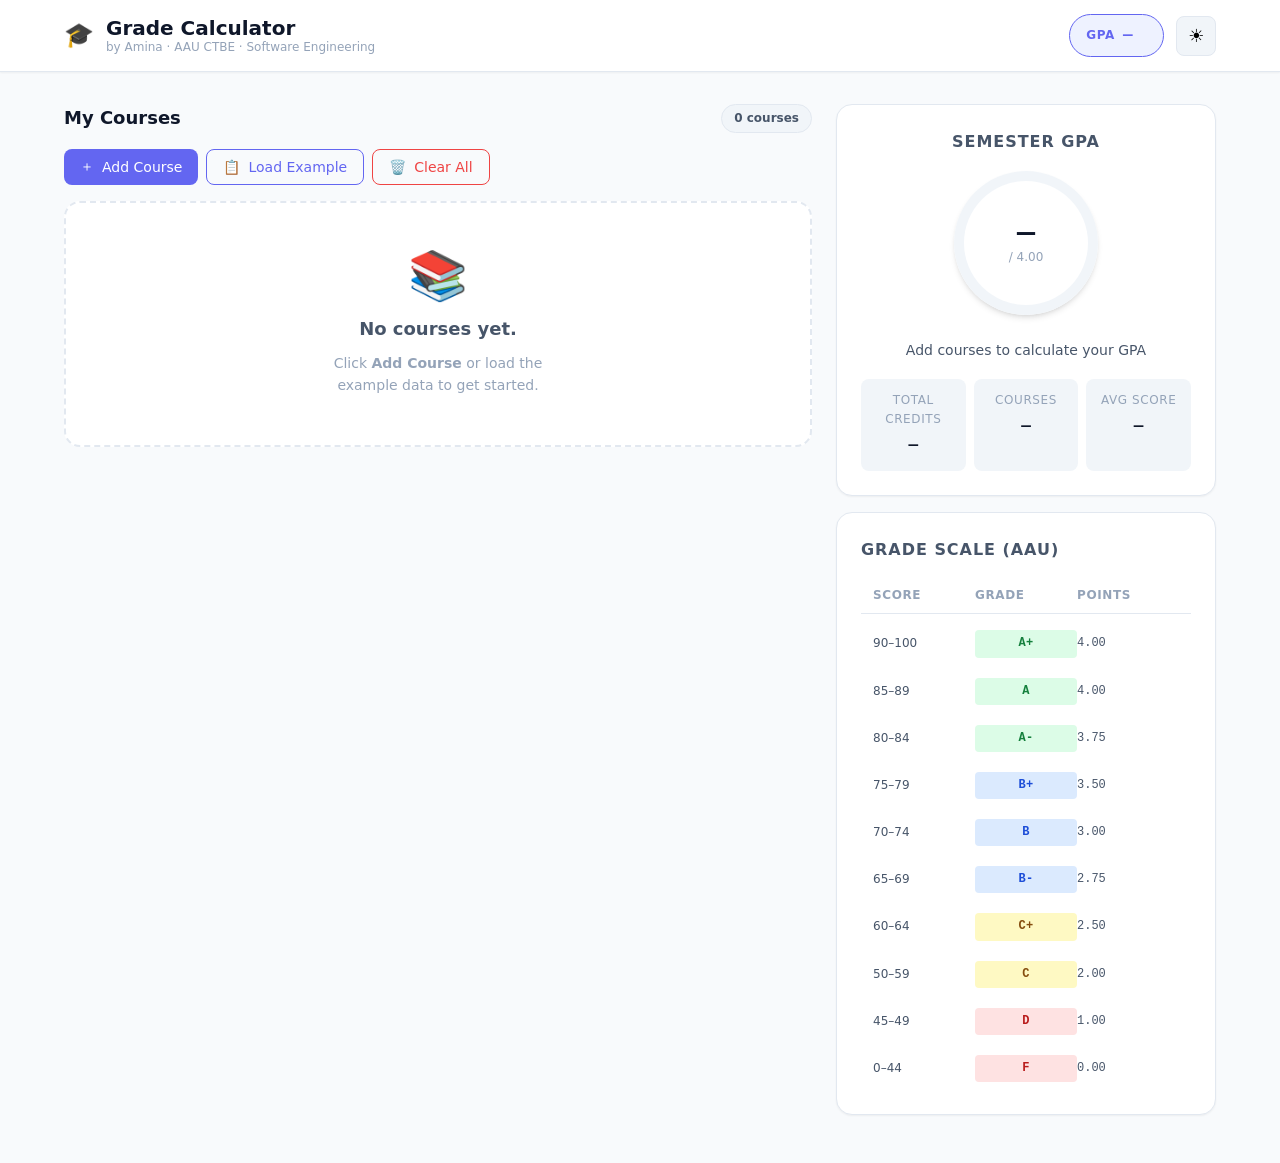
<file: grade_calculator/index.html>
<!DOCTYPE html>
<html lang="en" data-theme="light">
  <head>
    <meta charset="UTF-8" />
    <meta name="viewport" content="width=device-width, initial-scale=1.0" />
    <title>Student Grade Calculator · Amina</title>
    <meta name="description" content="An interactive student GPA calculator with dark mode, course management, and instant results." />
    <link rel="stylesheet" href="style.css" />
  </head>
  <body>

    <!-- ═══════════════════════ HEADER ═══════════════════════ -->
    <header class="site-header">
      <div class="header-inner">
        <div class="header-brand">
          <span class="brand-icon" aria-hidden="true">🎓</span>
          <div>
            <h1 class="brand-title">Grade Calculator</h1>
            <p class="brand-subtitle">by Amina · AAU CTBE · Software Engineering</p>
          </div>
        </div>

        <div class="header-controls">
          <!-- GPA badge -->
          <div class="gpa-badge" id="gpa-badge" aria-live="polite" aria-label="Current GPA">
            <span class="gpa-badge__label">GPA</span>
            <span class="gpa-badge__value" id="live-gpa">—</span>
          </div>

          <!-- Dark mode toggle -->
          <button
            class="theme-toggle"
            id="theme-toggle"
            aria-label="Toggle dark mode"
            title="Toggle dark mode"
            type="button"
          >
            <span class="theme-toggle__icon theme-toggle__icon--light" aria-hidden="true">☀️</span>
            <span class="theme-toggle__icon theme-toggle__icon--dark" aria-hidden="true">🌙</span>
          </button>
        </div>
      </div>
    </header>

    <!-- ═══════════════════════ MAIN ═══════════════════════ -->
    <main class="main-layout">

      <!-- ─── LEFT PANEL: Course list ─── -->
      <section class="panel panel--courses" aria-labelledby="courses-heading">
        <div class="panel-header">
          <h2 class="panel-title" id="courses-heading">My Courses</h2>
          <span class="course-count badge" id="course-count" aria-live="polite">0 courses</span>
        </div>

        <!-- Add / Load controls -->
        <div class="course-actions">
          <button class="btn btn--primary btn--icon" id="btn-add-course" type="button">
            <span aria-hidden="true">＋</span> Add Course
          </button>
          <button class="btn btn--outline btn--icon" id="btn-load-example" type="button">
            <span aria-hidden="true">📋</span> Load Example
          </button>
          <button class="btn btn--ghost btn--icon btn--danger" id="btn-clear-all" type="button">
            <span aria-hidden="true">🗑️</span> Clear All
          </button>
        </div>

        <!-- Empty state -->
        <div class="empty-state" id="empty-state" aria-hidden="false">
          <div class="empty-state__icon" aria-hidden="true">📚</div>
          <p class="empty-state__text">No courses yet.</p>
          <p class="empty-state__hint">Click <strong>Add Course</strong> or load the example data to get started.</p>
        </div>

        <!-- Course list -->
        <ul class="course-list" id="course-list" aria-label="Course list" role="list"></ul>
      </section>

      <!-- ─── RIGHT PANEL: Results + Form ─── -->
      <aside class="panel panel--results" aria-label="GPA results and course form">

        <!-- Add / Edit Course form -->
        <div class="card form-card" id="form-card" aria-hidden="true">
          <h3 class="card-title" id="form-title">Add Course</h3>

          <form id="course-form" novalidate>
            <div class="form-group">
              <label class="form-label" for="input-code">Course Code <abbr title="required">*</abbr></label>
              <input
                class="form-input"
                type="text"
                id="input-code"
                name="code"
                placeholder="e.g. SE201"
                maxlength="10"
                autocomplete="off"
                required
              />
              <span class="form-error" id="error-code" role="alert" aria-live="polite"></span>
            </div>

            <div class="form-group">
              <label class="form-label" for="input-name">Course Name <abbr title="required">*</abbr></label>
              <input
                class="form-input"
                type="text"
                id="input-name"
                name="name"
                placeholder="e.g. Data Structures"
                maxlength="50"
                autocomplete="off"
                required
              />
              <span class="form-error" id="error-name" role="alert" aria-live="polite"></span>
            </div>

            <div class="form-group">
              <label class="form-label" for="input-credits">Credit Hours <abbr title="required">*</abbr></label>
              <input
                class="form-input"
                type="number"
                id="input-credits"
                name="credits"
                placeholder="e.g. 3"
                min="1"
                max="10"
                step="1"
                required
              />
              <span class="form-error" id="error-credits" role="alert" aria-live="polite"></span>
            </div>

            <div class="form-group">
              <label class="form-label" for="input-score">Overall Score (0 – 100)</label>
              <input
                class="form-input"
                type="number"
                id="input-score"
                name="score"
                placeholder="e.g. 82.5"
                min="0"
                max="100"
                step="0.1"
              />
              <span class="form-error" id="error-score" role="alert" aria-live="polite"></span>
            </div>

            <div class="form-actions">
              <button class="btn btn--primary" type="submit" id="btn-submit-form">Save Course</button>
              <button class="btn btn--ghost" type="button" id="btn-cancel-form">Cancel</button>
            </div>
          </form>
        </div>

        <!-- GPA Result card -->
        <div class="card results-card" id="results-card">
          <h3 class="card-title">Semester GPA</h3>

          <div class="gpa-display" id="gpa-display" aria-live="polite">
            <div class="gpa-circle" id="gpa-circle">
              <span class="gpa-value" id="gpa-value">—</span>
              <span class="gpa-label">/ 4.00</span>
            </div>
            <div class="gpa-meta">
              <p class="gpa-standing" id="gpa-standing">Add courses to calculate your GPA</p>
              <div class="gpa-stats">
                <div class="gpa-stat">
                  <span class="gpa-stat__label">Total Credits</span>
                  <span class="gpa-stat__value" id="stat-credits">—</span>
                </div>
                <div class="gpa-stat">
                  <span class="gpa-stat__label">Courses</span>
                  <span class="gpa-stat__value" id="stat-courses">—</span>
                </div>
                <div class="gpa-stat">
                  <span class="gpa-stat__label">Avg Score</span>
                  <span class="gpa-stat__value" id="stat-avg">—</span>
                </div>
              </div>
            </div>
          </div>

          <!-- Grade distribution bar -->
          <div class="grade-distribution" id="grade-distribution" aria-label="Grade distribution" hidden>
            <h4 class="distribution-title">Grade Distribution</h4>
            <div class="distribution-bars" id="distribution-bars" role="list"></div>
          </div>
        </div>

        <!-- Grade scale reference -->
        <div class="card grade-scale-card">
          <h3 class="card-title">Grade Scale (AAU)</h3>
          <div class="grade-scale-table" role="table" aria-label="AAU grade scale">
            <div class="grade-scale-table__head" role="row">
              <span role="columnheader">Score</span>
              <span role="columnheader">Grade</span>
              <span role="columnheader">Points</span>
            </div>
            <div class="grade-scale-table__body" id="grade-scale-body" role="rowgroup"></div>
          </div>
        </div>

      </aside>
    </main>

    <!-- ═══════════════════════ DELETE CONFIRM DIALOG ═══════════════════════ -->
    <dialog class="confirm-dialog" id="confirm-dialog" aria-labelledby="dialog-title" aria-describedby="dialog-desc">
      <div class="dialog-inner">
        <h2 class="dialog-title" id="dialog-title">Delete Course?</h2>
        <p class="dialog-desc" id="dialog-desc">This action cannot be undone.</p>
        <div class="dialog-actions">
          <button class="btn btn--danger" id="dialog-confirm" type="button">Yes, Delete</button>
          <button class="btn btn--ghost" id="dialog-cancel" type="button">Cancel</button>
        </div>
      </div>
    </dialog>

    <!-- ═══════════════════════ TOAST ═══════════════════════ -->
    <div class="toast-container" id="toast-container" aria-live="assertive" aria-atomic="true"></div>

    <script src="script.js"></script>
  </body>
</html>
</file>
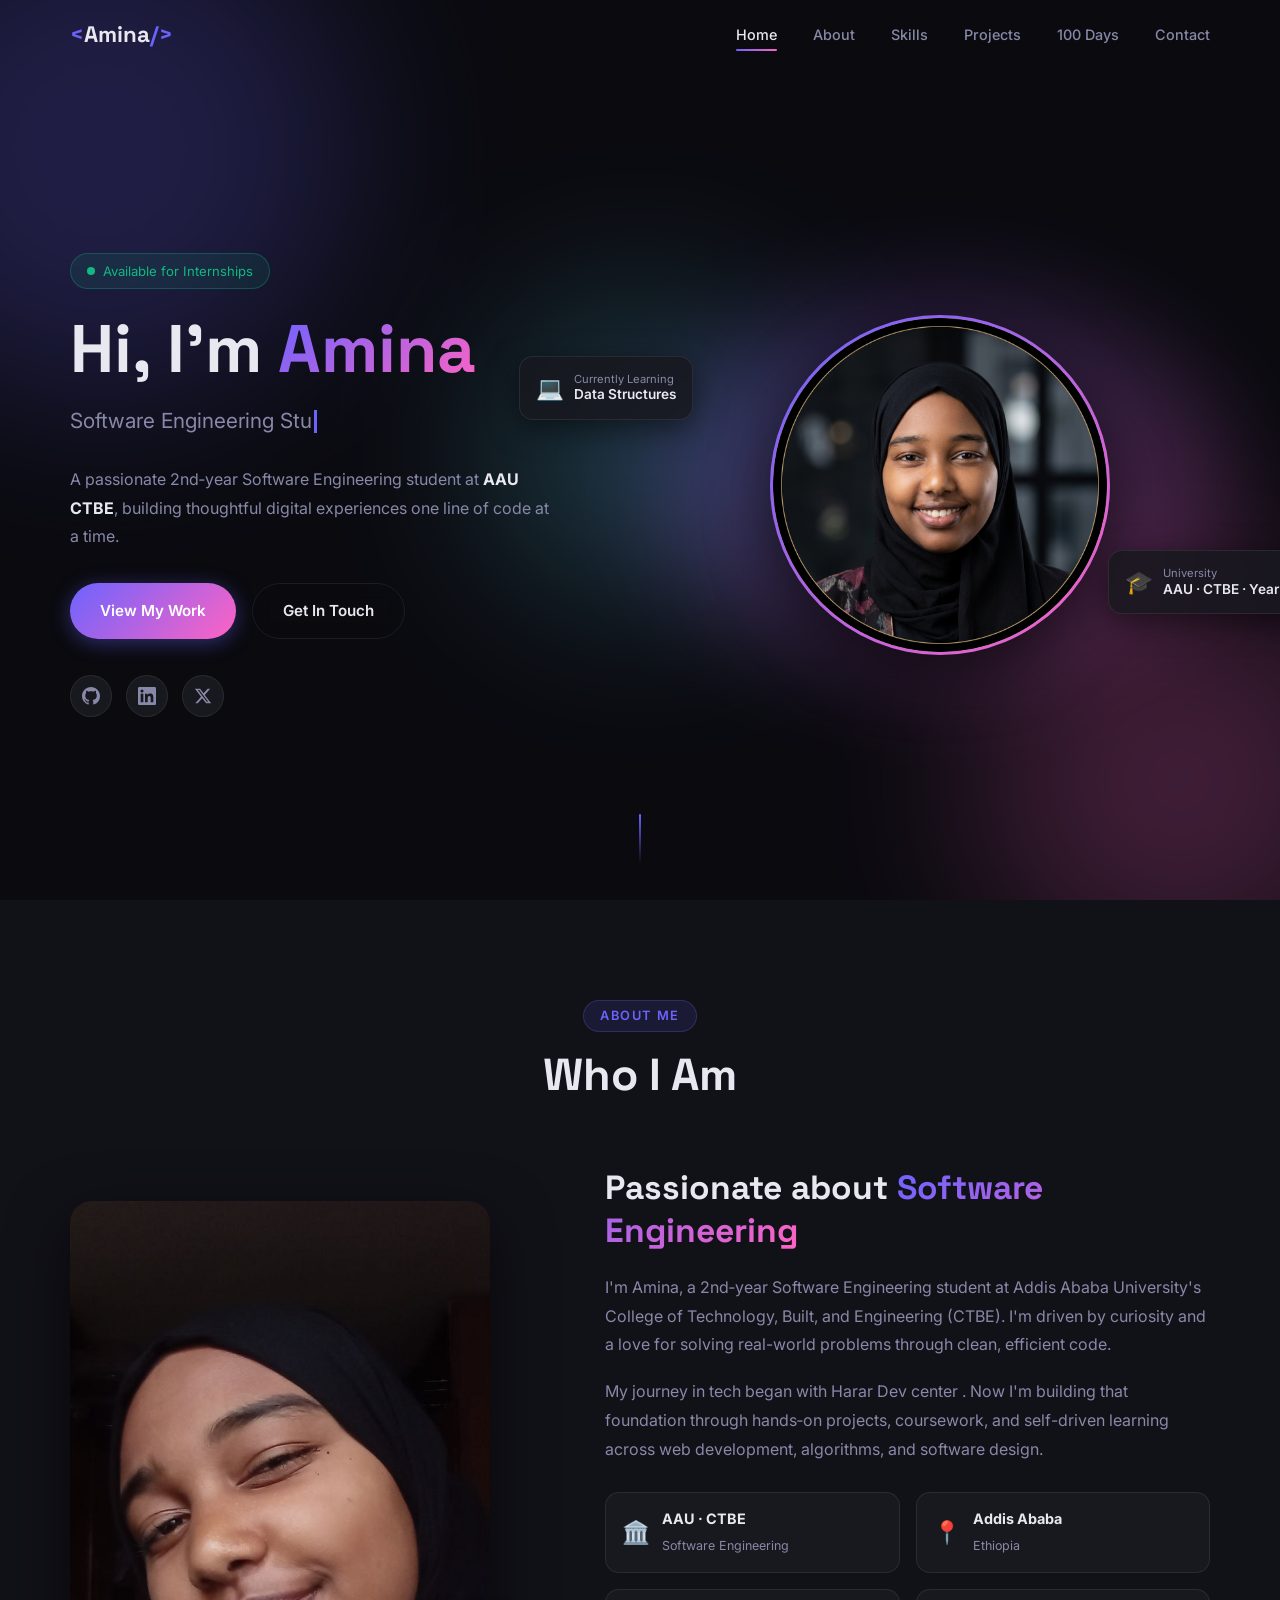
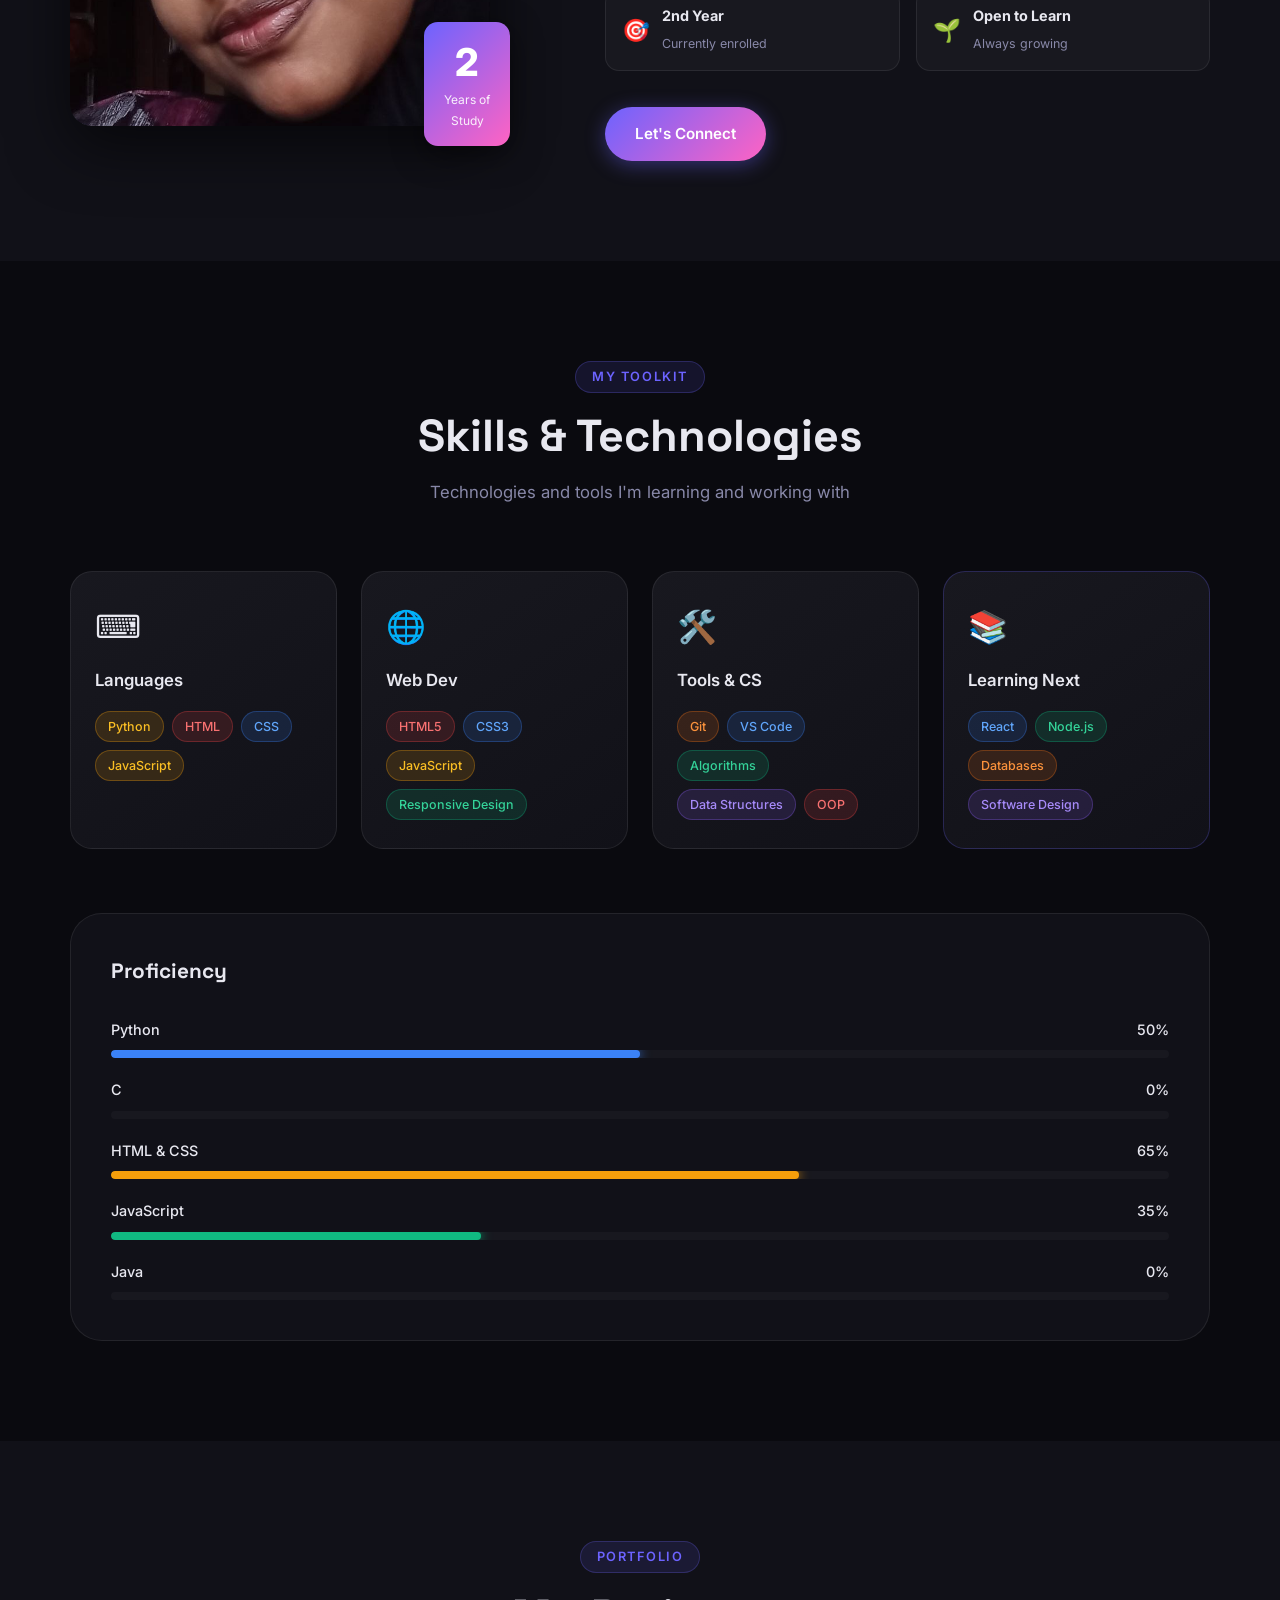
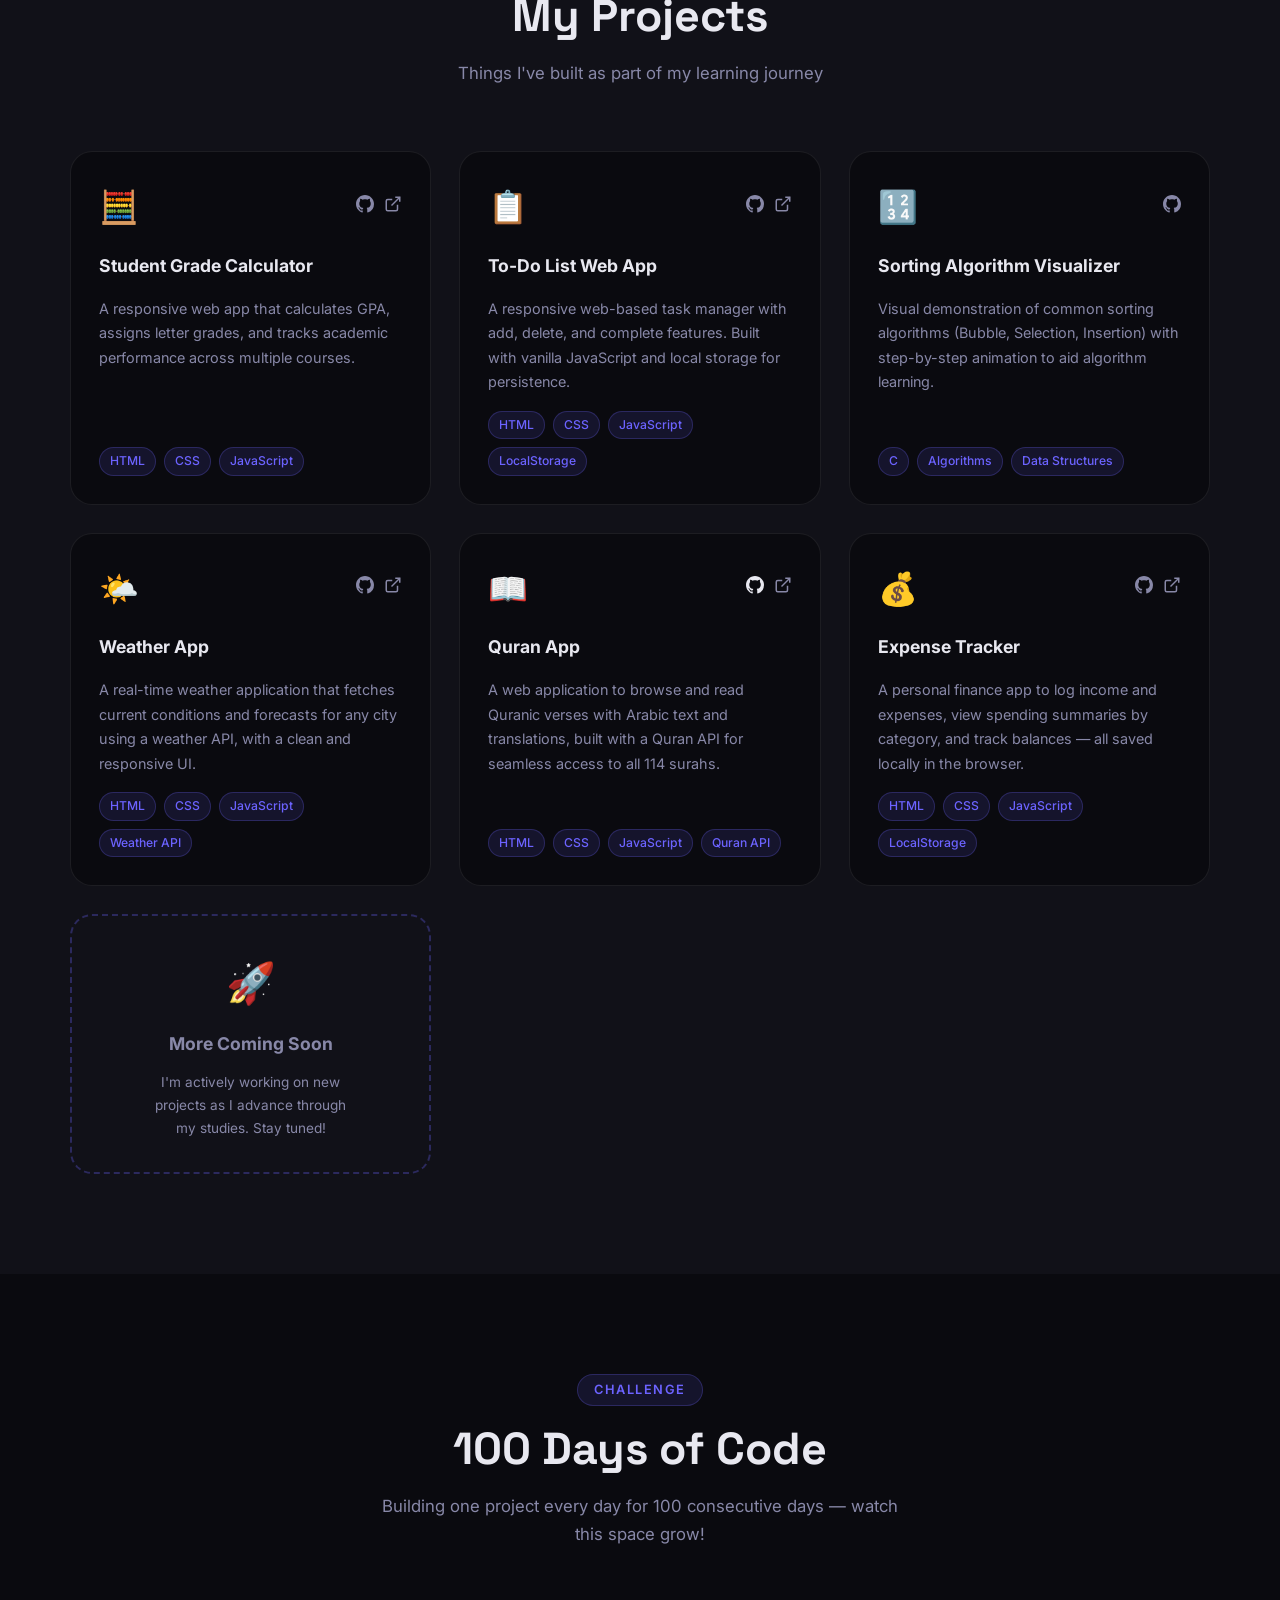
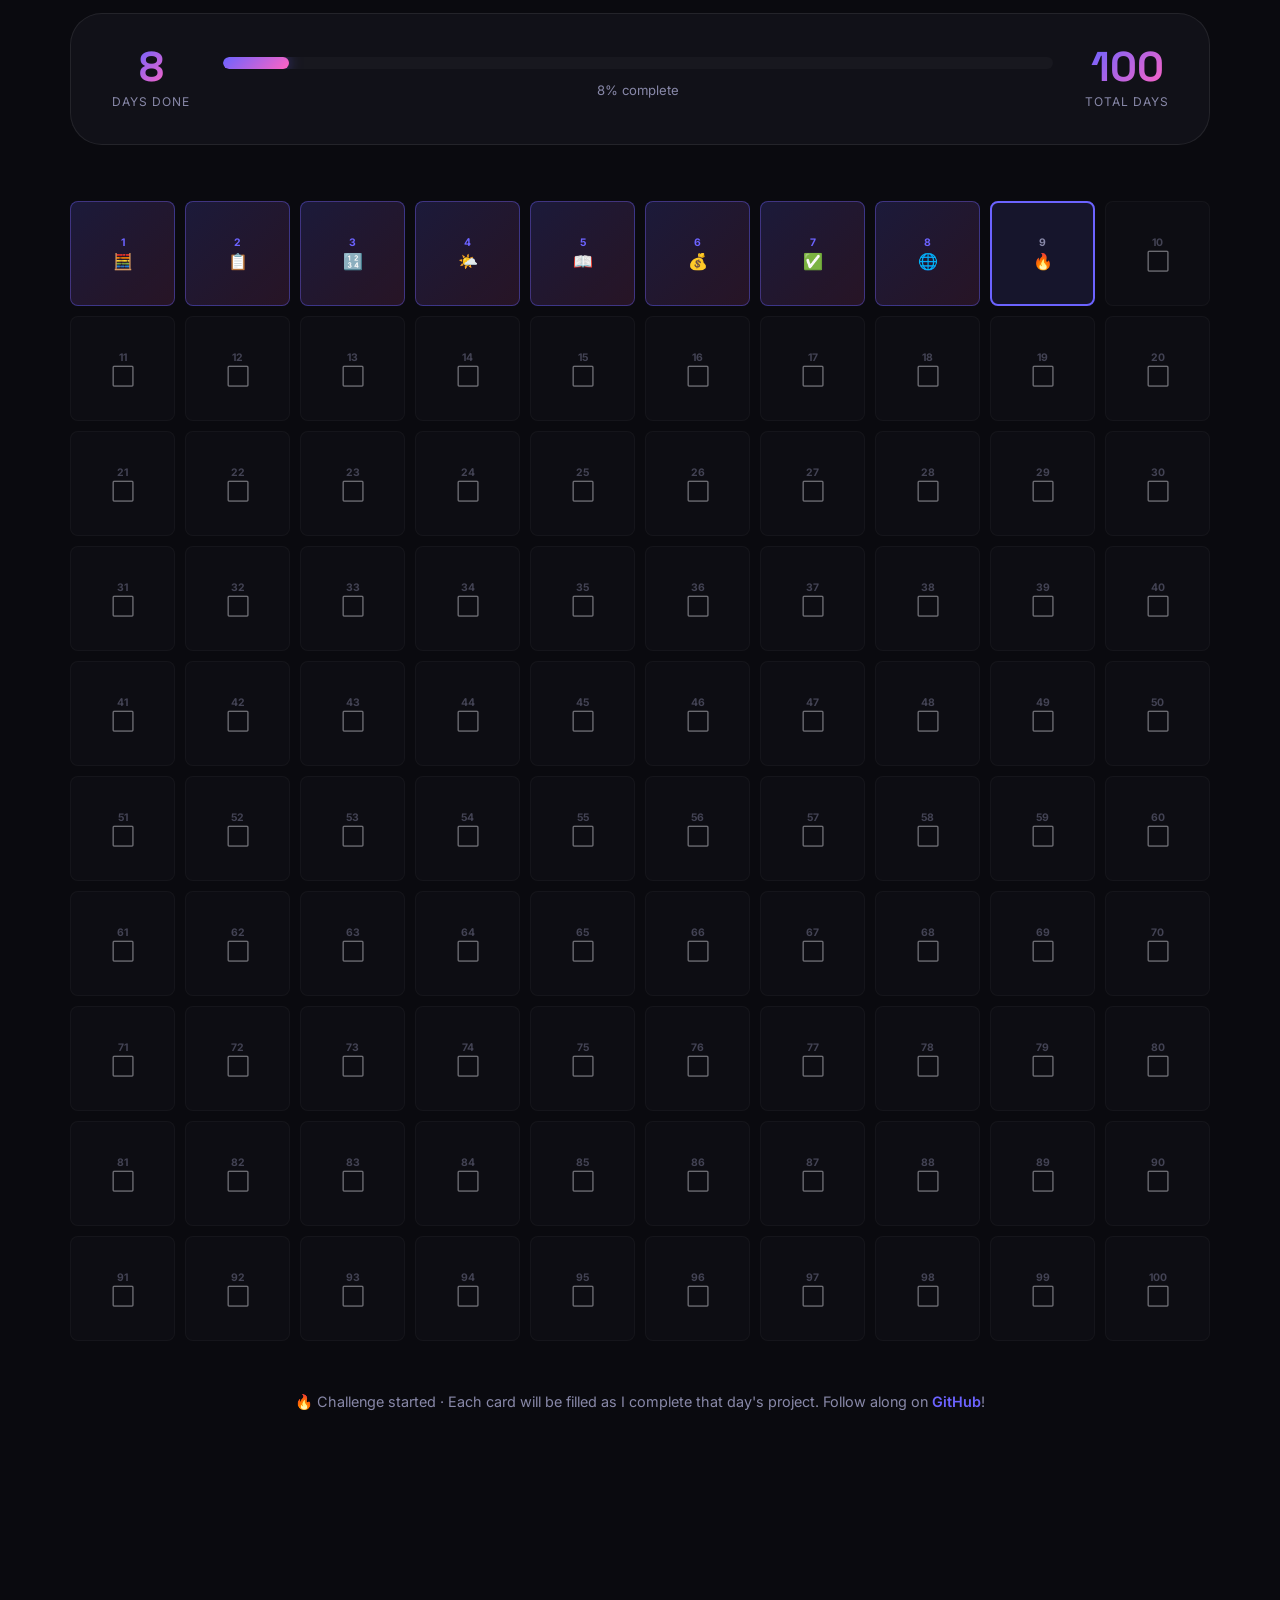
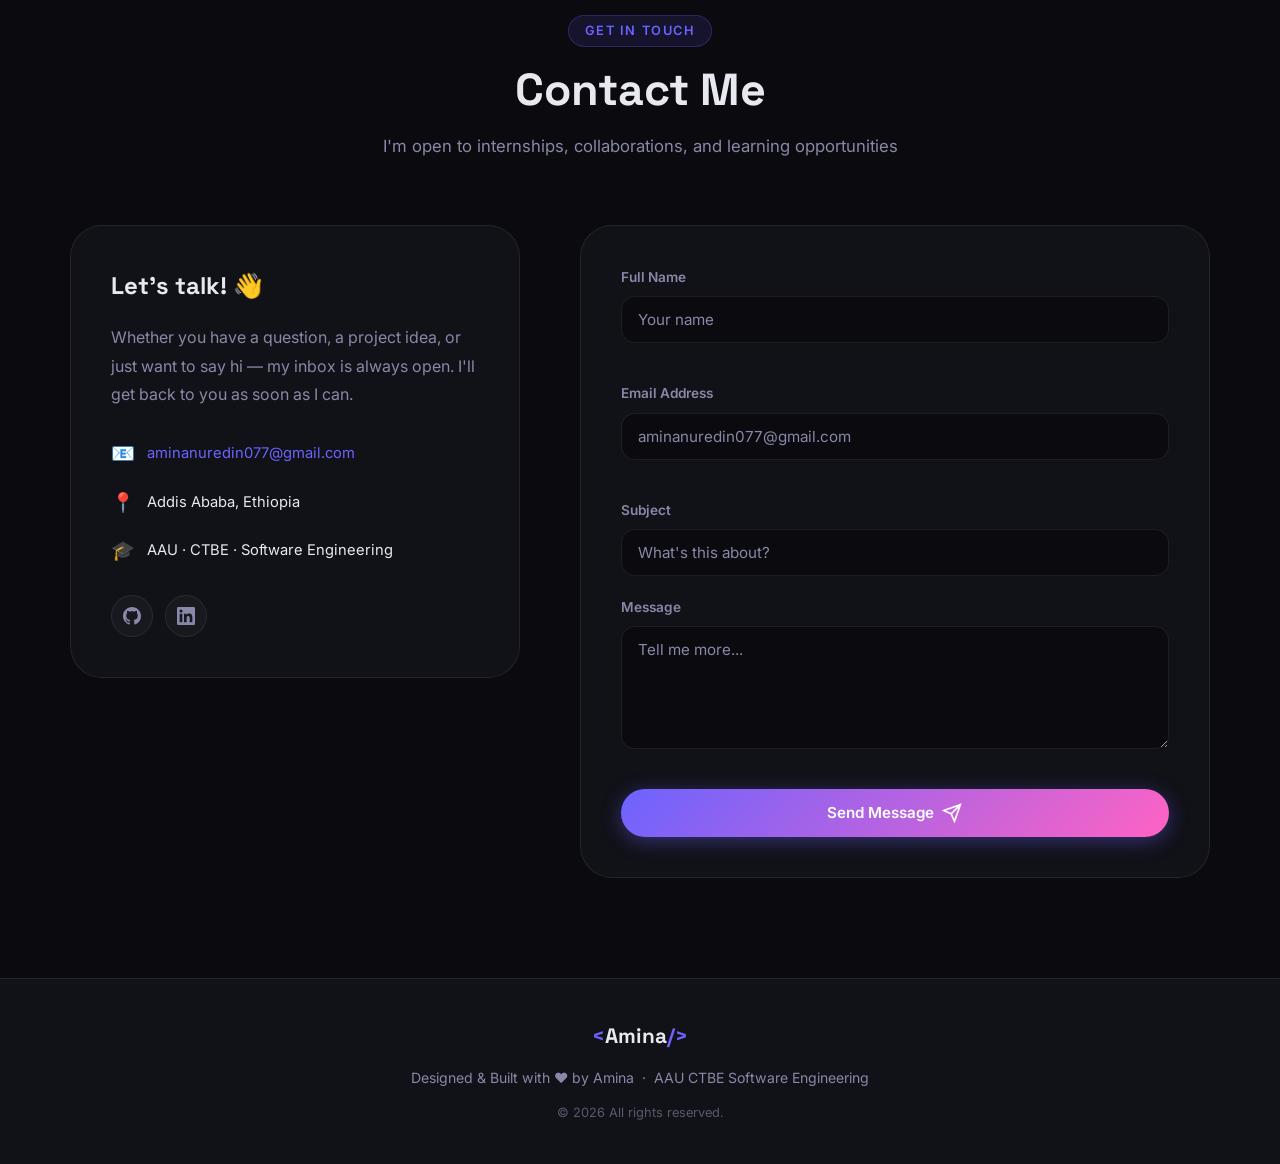
<file: PersonalPortfolio/index.html>
<!DOCTYPE html>
<html lang="en">
<head>
  <meta charset="UTF-8" />
  <meta name="viewport" content="width=device-width, initial-scale=1.0" />
  <meta name="description" content="Amina's personal portfolio — 2nd Year Software Engineering Student at AAU CTBE" />
  <title>Amina | Software Engineer</title>
  <link rel="stylesheet" href="portifolio.css" />
  <!-- Google Fonts -->
  <link rel="preconnect" href="https://fonts.googleapis.com" />
  <link rel="preconnect" href="https://fonts.gstatic.com" crossorigin />
  <link href="https://fonts.googleapis.com/css2?family=Inter:wght@300;400;500;600;700;800;900&family=Space+Grotesk:wght@400;500;600;700&display=swap" rel="stylesheet" />
</head>
<body>

  <!-- ============ NAVBAR ============ -->
  <header class="navbar" id="navbar">
    <div class="nav-container">
      <a href="#home" class="nav-logo">
        <span class="logo-bracket">&lt;</span>Amina<span class="logo-bracket">/&gt;</span>
      </a>
      <nav class="nav-links" id="navLinks">
        <a href="#home"      class="nav-link active">Home</a>
        <a href="#about"     class="nav-link">About</a>
        <a href="#skills"    class="nav-link">Skills</a>
        <a href="#projects"  class="nav-link">Projects</a>
        <a href="#100days"   class="nav-link">100 Days</a>
        <a href="#contact"   class="nav-link">Contact</a>
      </nav>
      <button class="hamburger" id="hamburger" aria-label="Toggle navigation" aria-expanded="false">
        <span></span><span></span><span></span>
      </button>
    </div>
  </header>

  <!-- ============ HERO ============ -->
  <section class="hero" id="home">
    <!-- Animated background blobs -->
    <div class="blob blob-1"></div>
    <div class="blob blob-2"></div>
    <div class="blob blob-3"></div>

    <div class="hero-content">
      <div class="hero-text" data-animate="fade-left">
        <div class="hero-badge">
          <span class="badge-dot"></span>
          Available for Internships
        </div>
        <h1 class="hero-title">
          Hi, I'm <span class="gradient-text">Amina</span>
        </h1>
        <p class="hero-subtitle typewriter" id="typewriter"></p>
        <p class="hero-desc">
          A passionate 2nd‑year Software Engineering student at <strong>AAU CTBE</strong>, 
          building thoughtful digital experiences one line of code at a time.
        </p>
        <div class="hero-cta">
          <a href="#projects" class="btn btn-primary">View My Work</a>
          <a href="#contact"  class="btn btn-secondary">Get In Touch</a>
        </div>
        <div class="hero-socials">
          <a href="#" class="social-link" aria-label="GitHub">
            <svg viewBox="0 0 24 24" fill="currentColor"><path d="M12 0C5.37 0 0 5.37 0 12c0 5.31 3.435 9.795 8.205 11.385.6.105.825-.255.825-.57 0-.285-.015-1.23-.015-2.235-3.015.555-3.795-.735-4.035-1.41-.135-.345-.72-1.41-1.23-1.695-.42-.225-1.02-.78-.015-.795.945-.015 1.62.87 1.845 1.23 1.08 1.815 2.805 1.305 3.495.99.105-.78.42-1.305.765-1.605-2.67-.3-5.46-1.335-5.46-5.925 0-1.305.465-2.385 1.23-3.225-.12-.3-.54-1.53.12-3.18 0 0 1.005-.315 3.3 1.23.96-.27 1.98-.405 3-.405s2.04.135 3 .405c2.295-1.56 3.3-1.23 3.3-1.23.66 1.65.24 2.88.12 3.18.765.84 1.23 1.905 1.23 3.225 0 4.605-2.805 5.625-5.475 5.925.435.375.81 1.095.81 2.22 0 1.605-.015 2.895-.015 3.3 0 .315.225.69.825.57A12.02 12.02 0 0 0 24 12c0-6.63-5.37-12-12-12z"/></svg>
          </a>
          <a href="#" class="social-link" aria-label="LinkedIn">
            <svg viewBox="0 0 24 24" fill="currentColor"><path d="M20.447 20.452h-3.554v-5.569c0-1.328-.027-3.037-1.852-3.037-1.853 0-2.136 1.445-2.136 2.939v5.667H9.351V9h3.414v1.561h.046c.477-.9 1.637-1.85 3.37-1.85 3.601 0 4.267 2.37 4.267 5.455v6.286zM5.337 7.433a2.062 2.062 0 0 1-2.063-2.065 2.064 2.064 0 1 1 2.063 2.065zm1.782 13.019H3.555V9h3.564v11.452zM22.225 0H1.771C.792 0 0 .774 0 1.729v20.542C0 23.227.792 24 1.771 24h20.451C23.2 24 24 23.227 24 22.271V1.729C24 .774 23.2 0 22.222 0h.003z"/></svg>
          </a>
          <a href="#" class="social-link" aria-label="Twitter/X">
            <svg viewBox="0 0 24 24" fill="currentColor"><path d="M18.244 2.25h3.308l-7.227 8.26 8.502 11.24H16.17l-5.214-6.817L4.99 21.75H1.68l7.73-8.835L1.254 2.25H8.08l4.713 6.231zm-1.161 17.52h1.833L7.084 4.126H5.117z"/></svg>
          </a>
        </div>
      </div>

      <div class="hero-image-wrapper" data-animate="fade-right">
        <div class="image-glow"></div>
        <div class="hero-image-container">
          <img src="asset/profile.jpg" alt="Amina — Software Engineering Student" class="hero-img" fetchpriority="high" />
        </div>
        <div class="floating-card card-1">
          <span class="card-icon">💻</span>
          <div>
            <p class="card-label">Currently Learning</p>
            <p class="card-value">Data Structures</p>
          </div>
        </div>
        <div class="floating-card card-2">
          <span class="card-icon">🎓</span>
          <div>
            <p class="card-label">University</p>
            <p class="card-value">AAU · CTBE · Year 2</p>
          </div>
        </div>
      </div>
    </div>

    <a href="#about" class="scroll-indicator" aria-label="Scroll down">
      <div class="scroll-line"></div>
    </a>
  </section>

  <!-- ============ ABOUT ============ -->
  <section class="about section" id="about">
    <div class="container">
      <div class="section-header" data-animate="fade-up">
        <span class="section-tag">About Me</span>
        <h2 class="section-title">Who I Am</h2>
      </div>

      <div class="about-grid">
        <div class="about-image-col" data-animate="fade-right">
          <div class="about-img-wrapper">
            <img src="asset/amina.jpg" alt="Amina" class="about-img" loading="lazy" />
            <div class="about-img-badge">
              <span>2</span>
              <small>Years of<br>Study</small>
            </div>
          </div>
        </div>

        <div class="about-text-col" data-animate="fade-left">
          <h3 class="about-heading">Passionate about <span class="gradient-text">Software Engineering</span></h3>
          <p class="about-p">
            I'm Amina, a 2nd‑year Software Engineering student at Addis Ababa University's 
            College of Technology, Built, and Engineering (CTBE). I'm driven by curiosity 
            and a love for solving real-world problems through clean, efficient code.
          </p>
          <p class="about-p">
            My journey in tech began with Harar Dev center . Now I'm building that foundation through hands‑on projects, coursework, 
            and self-driven learning across web development, algorithms, and software design.
          </p>
          <div class="about-facts">
            <div class="fact-item">
              <span class="fact-icon">🏛️</span>
              <div>
                <strong>AAU · CTBE</strong>
                <small>Software Engineering</small>
              </div>
            </div>
            <div class="fact-item">
              <span class="fact-icon">📍</span>
              <div>
                <strong>Addis Ababa</strong>
                <small>Ethiopia</small>
              </div>
            </div>
            <div class="fact-item">
              <span class="fact-icon">🎯</span>
              <div>
                <strong>2nd Year</strong>
                <small>Currently enrolled</small>
              </div>
            </div>
            <div class="fact-item">
              <span class="fact-icon">🌱</span>
              <div>
                <strong>Open to Learn</strong>
                <small>Always growing</small>
              </div>
            </div>
          </div>
          <a href="#contact" class="btn btn-primary">Let's Connect</a>
        </div>
      </div>
    </div>
  </section>

  <!-- ============ SKILLS ============ -->
  <section class="skills section" id="skills">
    <div class="container">
      <div class="section-header" data-animate="fade-up">
        <span class="section-tag">My Toolkit</span>
        <h2 class="section-title">Skills & Technologies</h2>
        <p class="section-desc">Technologies and tools I'm learning and working with</p>
      </div>

      <div class="skills-grid">

        <!-- Programming Languages -->
        <div class="skill-card" data-animate="fade-up" data-delay="0">
          <div class="skill-card-icon">⌨️</div>
          <h3 class="skill-card-title">Languages</h3>
          <div class="skill-tags">
            
            <span class="skill-tag tag-yellow">Python</span>
          
            <span class="skill-tag tag-red">HTML</span>
            <span class="skill-tag tag-blue">CSS</span>
            <span class="skill-tag tag-yellow">JavaScript</span>
          </div>
        </div>

        <!-- Web Development -->
        <div class="skill-card" data-animate="fade-up" data-delay="100">
          <div class="skill-card-icon">🌐</div>
          <h3 class="skill-card-title">Web Dev</h3>
          <div class="skill-tags">
            <span class="skill-tag tag-red">HTML5</span>
            <span class="skill-tag tag-blue">CSS3</span>
            <span class="skill-tag tag-yellow">JavaScript</span>
            <span class="skill-tag tag-green">Responsive Design</span>
        
          </div>
        </div>

        <!-- Tools & CS Concepts -->
        <div class="skill-card" data-animate="fade-up" data-delay="200">
          <div class="skill-card-icon">🛠️</div>
          <h3 class="skill-card-title">Tools & CS</h3>
          <div class="skill-tags">
            <span class="skill-tag tag-orange">Git</span>
            <span class="skill-tag tag-blue">VS Code</span>
            <span class="skill-tag tag-green">Algorithms</span>
            <span class="skill-tag tag-purple">Data Structures</span>
            <span class="skill-tag tag-red">OOP</span>
          </div>
        </div>

        <!-- Currently Learning -->
        <div class="skill-card skill-card-learning" data-animate="fade-up" data-delay="300">
          <div class="skill-card-icon">📚</div>
          <h3 class="skill-card-title">Learning Next</h3>
          <div class="skill-tags">
            <span class="skill-tag tag-blue">React</span>
            <span class="skill-tag tag-green">Node.js</span>
            <span class="skill-tag tag-orange">Databases</span>
            <span class="skill-tag tag-purple">Software Design</span>
          </div>
        </div>

      </div>

      <!-- Proficiency bars -->
      <div class="proficiency-section" data-animate="fade-up">
        <h3 class="proficiency-title">Proficiency</h3>
        <div class="progress-list">
          <div class="progress-item">
            <div class="progress-header">
              <span>Python</span><span>50%</span>
            </div>
            <div class="progress-bar"><div class="progress-fill" data-width="50" style="--bar-color: #3b82f6"></div></div>
          </div>
          <div class="progress-item">
            <div class="progress-header">
              <span>C</span><span>0%</span>
            </div>
            <div class="progress-bar"><div class="progress-fill" data-width="0" style="--bar-color: #8b5cf6"></div></div>
          </div>
          <div class="progress-item">
            <div class="progress-header">
              <span>HTML &amp; CSS</span><span>65%</span>
            </div>
            <div class="progress-bar"><div class="progress-fill" data-width="65" style="--bar-color: #f59e0b"></div></div>
          </div>
          <div class="progress-item">
            <div class="progress-header">
              <span>JavaScript</span><span>35%</span>
            </div>
            <div class="progress-bar"><div class="progress-fill" data-width="35" style="--bar-color: #10b981"></div></div>
          </div>
          <div class="progress-item">
            <div class="progress-header">
              <span>Java</span><span>0%</span>
            </div>
            <div class="progress-bar"><div class="progress-fill" data-width="0" style="--bar-color: #ef4444"></div></div>
          </div>
        </div>
      </div>

    </div>
  </section>

  <!-- ============ PROJECTS ============ -->
  <section class="projects section" id="projects">
    <div class="container">
      <div class="section-header" data-animate="fade-up">
        <span class="section-tag">Portfolio</span>
        <h2 class="section-title">My Projects</h2>
        <p class="section-desc">Things I've built as part of my learning journey</p>
      </div>

      <div class="projects-grid">

        <article class="project-card" data-animate="fade-up" data-delay="0">
          <div class="project-card-header">
            <div class="project-icon">🧮</div>
            <div class="project-links">
              <a href="https://github.com/amina550/Projects/tree/main/grade_calculator" class="project-link-icon" aria-label="View Code" target="_blank" rel="noopener noreferrer">
                <svg viewBox="0 0 24 24" fill="currentColor" width="18" height="18"><path d="M12 0C5.37 0 0 5.37 0 12c0 5.31 3.435 9.795 8.205 11.385.6.105.825-.255.825-.57 0-.285-.015-1.23-.015-2.235-3.015.555-3.795-.735-4.035-1.41-.135-.345-.72-1.41-1.23-1.695-.42-.225-1.02-.78-.015-.795.945-.015 1.62.87 1.845 1.23 1.08 1.815 2.805 1.305 3.495.99.105-.78.42-1.305.765-1.605-2.67-.3-5.46-1.335-5.46-5.925 0-1.305.465-2.385 1.23-3.225-.12-.3-.54-1.53.12-3.18 0 0 1.005-.315 3.3 1.23.96-.27 1.98-.405 3-.405s2.04.135 3 .405c2.295-1.56 3.3-1.23 3.3-1.23.66 1.65.24 2.88.12 3.18.765.84 1.23 1.905 1.23 3.225 0 4.605-2.805 5.625-5.475 5.925.435.375.81 1.095.81 2.22 0 1.605-.015 2.895-.015 3.3 0 .315.225.69.825.57A12.02 12.02 0 0 0 24 12c0-6.63-5.37-12-12-12z"/></svg>
              </a>
              <a href="https://gradecalculator-pink.vercel.app/" class="project-link-icon" aria-label="Live Demo" target="_blank" rel="noopener noreferrer">
                <svg viewBox="0 0 24 24" fill="none" stroke="currentColor" stroke-width="2" width="18" height="18"><path d="M18 13v6a2 2 0 0 1-2 2H5a2 2 0 0 1-2-2V8a2 2 0 0 1 2-2h6"/><polyline points="15 3 21 3 21 9"/><line x1="10" y1="14" x2="21" y2="3"/></svg>
              </a>
            </div>
          </div>
          <h3 class="project-title">Student Grade Calculator</h3>
          <p class="project-desc">A responsive web app that calculates GPA, assigns letter grades, and tracks academic performance across multiple courses.</p>
          <div class="project-tech">
            <span class="tech-tag">HTML</span>
            <span class="tech-tag">CSS</span>
            <span class="tech-tag">JavaScript</span>
          </div>
        </article>

        <article class="project-card" data-animate="fade-up" data-delay="100">
          <div class="project-card-header">
            <div class="project-icon">📋</div>
            <div class="project-links">
              <a href="https://github.com/amina550/Projects/tree/83aad7fad4a5e379a4d512c1fc8b2725721485b0/Todo-list" class="project-link-icon" aria-label="View Code" target="_blank" rel="noopener noreferrer">
                <svg viewBox="0 0 24 24" fill="currentColor" width="18" height="18"><path d="M12 0C5.37 0 0 5.37 0 12c0 5.31 3.435 9.795 8.205 11.385.6.105.825-.255.825-.57 0-.285-.015-1.23-.015-2.235-3.015.555-3.795-.735-4.035-1.41-.135-.345-.72-1.41-1.23-1.695-.42-.225-1.02-.78-.015-.795.945-.015 1.62.87 1.845 1.23 1.08 1.815 2.805 1.305 3.495.99.105-.78.42-1.305.765-1.605-2.67-.3-5.46-1.335-5.46-5.925 0-1.305.465-2.385 1.23-3.225-.12-.3-.54-1.53.12-3.18 0 0 1.005-.315 3.3 1.23.96-.27 1.98-.405 3-.405s2.04.135 3 .405c2.295-1.56 3.3-1.23 3.3-1.23.66 1.65.24 2.88.12 3.18.765.84 1.23 1.905 1.23 3.225 0 4.605-2.805 5.625-5.475 5.925.435.375.81 1.095.81 2.22 0 1.605-.015 2.895-.015 3.3 0 .315.225.69.825.57A12.02 12.02 0 0 0 24 12c0-6.63-5.37-12-12-12z"/></svg>
              </a>
              <a href="https://amina-pp.vercel.app/" class="project-link-icon" aria-label="Live Demo" target="_blank" rel="noopener noreferrer">
                <svg viewBox="0 0 24 24" fill="none" stroke="currentColor" stroke-width="2" width="18" height="18"><path d="M18 13v6a2 2 0 0 1-2 2H5a2 2 0 0 1-2-2V8a2 2 0 0 1 2-2h6"/><polyline points="15 3 21 3 21 9"/><line x1="10" y1="14" x2="21" y2="3"/></svg>
              </a>
            </div>
          </div>
          <h3 class="project-title">To-Do List Web App</h3>
          <p class="project-desc">A responsive web-based task manager with add, delete, and complete features. Built with vanilla JavaScript and local storage for persistence.</p>
          <div class="project-tech">
            <span class="tech-tag">HTML</span>
            <span class="tech-tag">CSS</span>
            <span class="tech-tag">JavaScript</span>
            <span class="tech-tag">LocalStorage</span>
          </div>
        </article>

        <article class="project-card" data-animate="fade-up" data-delay="200">
          <div class="project-card-header">
            <div class="project-icon">🔢</div>
            <div class="project-links">
              <a href="#" class="project-link-icon" aria-label="View Code">
                <svg viewBox="0 0 24 24" fill="currentColor" width="18" height="18"><path d="M12 0C5.37 0 0 5.37 0 12c0 5.31 3.435 9.795 8.205 11.385.6.105.825-.255.825-.57 0-.285-.015-1.23-.015-2.235-3.015.555-3.795-.735-4.035-1.41-.135-.345-.72-1.41-1.23-1.695-.42-.225-1.02-.78-.015-.795.945-.015 1.62.87 1.845 1.23 1.08 1.815 2.805 1.305 3.495.99.105-.78.42-1.305.765-1.605-2.67-.3-5.46-1.335-5.46-5.925 0-1.305.465-2.385 1.23-3.225-.12-.3-.54-1.53.12-3.18 0 0 1.005-.315 3.3 1.23.96-.27 1.98-.405 3-.405s2.04.135 3 .405c2.295-1.56 3.3-1.23 3.3-1.23.66 1.65.24 2.88.12 3.18.765.84 1.23 1.905 1.23 3.225 0 4.605-2.805 5.625-5.475 5.925.435.375.81 1.095.81 2.22 0 1.605-.015 2.895-.015 3.3 0 .315.225.69.825.57A12.02 12.02 0 0 0 24 12c0-6.63-5.37-12-12-12z"/></svg>
              </a>
            </div>
          </div>
          <h3 class="project-title">Sorting Algorithm Visualizer</h3>
          <p class="project-desc">Visual demonstration of common sorting algorithms (Bubble, Selection, Insertion) with step-by-step animation to aid algorithm learning.</p>
          <div class="project-tech">
            <span class="tech-tag">C</span>
            <span class="tech-tag">Algorithms</span>
            <span class="tech-tag">Data Structures</span>
          </div>
        </article>

        <!-- Weather App -->
        <article class="project-card" data-animate="fade-up" data-delay="300">
          <div class="project-card-header">
            <div class="project-icon">🌤️</div>
            <div class="project-links">
              <a href="https://github.com/amina550/Projects/commit/e0b4d9811edd687b7ba3810da82eeabde3c895fd" class="project-link-icon" aria-label="View Code" target="_blank" rel="noopener noreferrer">
                <svg viewBox="0 0 24 24" fill="currentColor" width="18" height="18"><path d="M12 0C5.37 0 0 5.37 0 12c0 5.31 3.435 9.795 8.205 11.385.6.105.825-.255.825-.57 0-.285-.015-1.23-.015-2.235-3.015.555-3.795-.735-4.035-1.41-.135-.345-.72-1.41-1.23-1.695-.42-.225-1.02-.78-.015-.795.945-.015 1.62.87 1.845 1.23 1.08 1.815 2.805 1.305 3.495.99.105-.78.42-1.305.765-1.605-2.67-.3-5.46-1.335-5.46-5.925 0-1.305.465-2.385 1.23-3.225-.12-.3-.54-1.53.12-3.18 0 0 1.005-.315 3.3 1.23.96-.27 1.98-.405 3-.405s2.04.135 3 .405c2.295-1.56 3.3-1.23 3.3-1.23.66 1.65.24 2.88.12 3.18.765.84 1.23 1.905 1.23 3.225 0 4.605-2.805 5.625-5.475 5.925.435.375.81 1.095.81 2.22 0 1.605-.015 2.895-.015 3.3 0 .315.225.69.825.57A12.02 12.02 0 0 0 24 12c0-6.63-5.37-12-12-12z"/></svg>
              </a>
              <a href="https://weather-app-puce-two-67.vercel.app/" class="project-link-icon" aria-label="Live Demo" target="_blank" rel="noopener noreferrer">
                <svg viewBox="0 0 24 24" fill="none" stroke="currentColor" stroke-width="2" width="18" height="18"><path d="M18 13v6a2 2 0 0 1-2 2H5a2 2 0 0 1-2-2V8a2 2 0 0 1 2-2h6"/><polyline points="15 3 21 3 21 9"/><line x1="10" y1="14" x2="21" y2="3"/></svg>
              </a>
            </div>
          </div>
          <h3 class="project-title">Weather App</h3>
          <p class="project-desc">A real-time weather application that fetches current conditions and forecasts for any city using a weather API, with a clean and responsive UI.</p>
          <div class="project-tech">
            <span class="tech-tag">HTML</span>
            <span class="tech-tag">CSS</span>
            <span class="tech-tag">JavaScript</span>
            <span class="tech-tag">Weather API</span>
          </div>
        </article>

        <!-- Quran App -->
        <article class="project-card" data-animate="fade-up" data-delay="400">
          <div class="project-card-header">
            <div class="project-icon">📖</div>
            <div class="project-links">
              <a href="https://github.com/amina550/Projects/commit/b0ea7d99f6d2af6224fd3ad8847972cdaa758326" aria-label="View Code" target="_blank" rel="noopener noreferrer">
                <svg viewBox="0 0 24 24" fill="currentColor" width="18" height="18"><path d="M12 0C5.37 0 0 5.37 0 12c0 5.31 3.435 9.795 8.205 11.385.6.105.825-.255.825-.57 0-.285-.015-1.23-.015-2.235-3.015.555-3.795-.735-4.035-1.41-.135-.345-.72-1.41-1.23-1.695-.42-.225-1.02-.78-.015-.795.945-.015 1.62.87 1.845 1.23 1.08 1.815 2.805 1.305 3.495.99.105-.78.42-1.305.765-1.605-2.67-.3-5.46-1.335-5.46-5.925 0-1.305.465-2.385 1.23-3.225-.12-.3-.54-1.53.12-3.18 0 0 1.005-.315 3.3 1.23.96-.27 1.98-.405 3-.405s2.04.135 3 .405c2.295-1.56 3.3-1.23 3.3-1.23.66 1.65.24 2.88.12 3.18.765.84 1.23 1.905 1.23 3.225 0 4.605-2.805 5.625-5.475 5.925.435.375.81 1.095.81 2.22 0 1.605-.015 2.895-.015 3.3 0 .315.225.69.825.57A12.02 12.02 0 0 0 24 12c0-6.63-5.37-12-12-12z"/></svg>
              </a>
              <a href="https://quranapp-beta.vercel.app/" class="project-link-icon" aria-label="Live Demo" target="_blank" rel="noopener noreferrer">
                <svg viewBox="0 0 24 24" fill="none" stroke="currentColor" stroke-width="2" width="18" height="18"><path d="M18 13v6a2 2 0 0 1-2 2H5a2 2 0 0 1-2-2V8a2 2 0 0 1 2-2h6"/><polyline points="15 3 21 3 21 9"/><line x1="10" y1="14" x2="21" y2="3"/></svg>
              </a>
            </div>
          </div>
          <h3 class="project-title">Quran App</h3>
          <p class="project-desc">A web application to browse and read Quranic verses with Arabic text and translations, built with a Quran API for seamless access to all 114 surahs.</p>
          <div class="project-tech">
            <span class="tech-tag">HTML</span>
            <span class="tech-tag">CSS</span>
            <span class="tech-tag">JavaScript</span>
            <span class="tech-tag">Quran API</span>
          </div>
        </article>

        <!-- Expense Tracker -->
        <article class="project-card" data-animate="fade-up" data-delay="500">
          <div class="project-card-header">
            <div class="project-icon">💰</div>
            <div class="project-links">
              <a href="https://github.com/amina550/Projects/commit/83aad7fad4a5e379a4d512c1fc8b2725721485b0" class="project-link-icon" aria-label="View Code" target="_blank" rel="noopener noreferrer">
                <svg viewBox="0 0 24 24" fill="currentColor" width="18" height="18"><path d="M12 0C5.37 0 0 5.37 0 12c0 5.31 3.435 9.795 8.205 11.385.6.105.825-.255.825-.57 0-.285-.015-1.23-.015-2.235-3.015.555-3.795-.735-4.035-1.41-.135-.345-.72-1.41-1.23-1.695-.42-.225-1.02-.78-.015-.795.945-.015 1.62.87 1.845 1.23 1.08 1.815 2.805 1.305 3.495.99.105-.78.42-1.305.765-1.605-2.67-.3-5.46-1.335-5.46-5.925 0-1.305.465-2.385 1.23-3.225-.12-.3-.54-1.53.12-3.18 0 0 1.005-.315 3.3 1.23.96-.27 1.98-.405 3-.405s2.04.135 3 .405c2.295-1.56 3.3-1.23 3.3-1.23.66 1.65.24 2.88.12 3.18.765.84 1.23 1.905 1.23 3.225 0 4.605-2.805 5.625-5.475 5.925.435.375.81 1.095.81 2.22 0 1.605-.015 2.895-.015 3.3 0 .315.225.69.825.57A12.02 12.02 0 0 0 24 12c0-6.63-5.37-12-12-12z"/></svg>
              </a>
              <a href="https://expensetracker-zeta-steel.vercel.app/" class="project-link-icon" aria-label="Live Demo" target="_blank" rel="noopener noreferrer">
                <svg viewBox="0 0 24 24" fill="none" stroke="currentColor" stroke-width="2" width="18" height="18"><path d="M18 13v6a2 2 0 0 1-2 2H5a2 2 0 0 1-2-2V8a2 2 0 0 1 2-2h6"/><polyline points="15 3 21 3 21 9"/><line x1="10" y1="14" x2="21" y2="3"/></svg>
              </a>
            </div>
          </div>
          <h3 class="project-title">Expense Tracker</h3>
          <p class="project-desc">A personal finance app to log income and expenses, view spending summaries by category, and track balances — all saved locally in the browser.</p>
          <div class="project-tech">
            <span class="tech-tag">HTML</span>
            <span class="tech-tag">CSS</span>
            <span class="tech-tag">JavaScript</span>
            <span class="tech-tag">LocalStorage</span>
          </div>
        </article>

        <!-- Add More / Coming Soon -->
        <article class="project-card project-card-coming" data-animate="fade-up" data-delay="600">
          <div class="coming-soon-inner">
            <span class="coming-icon">🚀</span>
            <h3>More Coming Soon</h3>
            <p>I'm actively working on new projects as I advance through my studies. Stay tuned!</p>
          </div>
        </article>

      </div>
    </div>
  </section>

  <!-- ============ 100 DAYS OF CODE ============ -->
  <section class="days100 section" id="100days">
    <div class="container">
      <div class="section-header" data-animate="fade-up">
        <span class="section-tag">Challenge</span>
        <h2 class="section-title">100 Days of Code</h2>
        <p class="section-desc">Building one project every day for 100 consecutive days — watch this space grow!</p>
      </div>

      <!-- Progress banner -->
      <div class="days100-banner" data-animate="fade-up">
        <div class="days100-stat">
          <span class="days100-stat-num" id="daysCompleted">0</span>
          <span class="days100-stat-label">Days Done</span>
        </div>
        <div class="days100-progress-wrap">
          <div class="days100-progress-bar">
            <div class="days100-progress-fill" id="days100Fill" style="width:0%"></div>
          </div>
          <span class="days100-progress-label"><span id="days100Pct">0</span>% complete</span>
        </div>
        <div class="days100-stat">
          <span class="days100-stat-num">100</span>
          <span class="days100-stat-label">Total Days</span>
        </div>
      </div>

      <!-- Grid of 100 day cards -->
      <div class="days100-grid" id="days100Grid">
        <!-- Cards injected by JS -->
      </div>

      <p class="days100-note" data-animate="fade-up">
        🔥 Challenge started · Each card will be filled as I complete that day's project.
        Follow along on <a href="https://github.com/amina550" target="_blank" rel="noopener noreferrer">GitHub</a>!
      </p>
    </div>
  </section>

  <!-- ============ CONTACT ============ -->

  <section class="contact section" id="contact">
    <div class="container">
      <div class="section-header" data-animate="fade-up">
        <span class="section-tag">Get In Touch</span>
        <h2 class="section-title">Contact Me</h2>
        <p class="section-desc">I'm open to internships, collaborations, and learning opportunities</p>
      </div>

      <div class="contact-grid">

        <div class="contact-info" data-animate="fade-right">
          <div class="contact-card-info">
            <h3>Let's talk! 👋</h3>
            <p>Whether you have a question, a project idea, or just want to say hi — my inbox is always open. I'll get back to you as soon as I can.</p>
            <ul class="contact-details">
              <li>
                <span class="contact-icon">📧</span>
                <a href="mailto:aminanuredin077@gmail.com">aminanuredin077@gmail.com</a>
              </li>
              <li>
                <span class="contact-icon">📍</span>
                <span>Addis Ababa, Ethiopia</span>
              </li>
              <li>
                <span class="contact-icon">🎓</span>
                <span>AAU · CTBE · Software Engineering</span>
              </li>
            </ul>
            <div class="contact-socials">
              <a href="https://github.com/amina550" class="social-link" aria-label="GitHub">
                <svg viewBox="0 0 24 24" fill="currentColor"><path d="M12 0C5.37 0 0 5.37 0 12c0 5.31 3.435 9.795 8.205 11.385.6.105.825-.255.825-.57 0-.285-.015-1.23-.015-2.235-3.015.555-3.795-.735-4.035-1.41-.135-.345-.72-1.41-1.23-1.695-.42-.225-1.02-.78-.015-.795.945-.015 1.62.87 1.845 1.23 1.08 1.815 2.805 1.305 3.495.99.105-.78.42-1.305.765-1.605-2.67-.3-5.46-1.335-5.46-5.925 0-1.305.465-2.385 1.23-3.225-.12-.3-.54-1.53.12-3.18 0 0 1.005-.315 3.3 1.23.96-.27 1.98-.405 3-.405s2.04.135 3 .405c2.295-1.56 3.3-1.23 3.3-1.23.66 1.65.24 2.88.12 3.18.765.84 1.23 1.905 1.23 3.225 0 4.605-2.805 5.625-5.475 5.925.435.375.81 1.095.81 2.22 0 1.605-.015 2.895-.015 3.3 0 .315.225.69.825.57A12.02 12.02 0 0 0 24 12c0-6.63-5.37-12-12-12z"/></svg>
              </a>
              <a href="https://www.linkedin.com/in/amina-nuredin-mohammed-144a01389/edit/forms/next-action/premium-upsell-top-card/?lipi=urn%3Ali%3Apage%3Ad_flagship3_profile_view_base%3BA8NiZr27SlWAyVr%2FB%2B4VDw%3D%3D" class="social-link" aria-label="LinkedIn">
                <svg viewBox="0 0 24 24" fill="currentColor"><path d="M20.447 20.452h-3.554v-5.569c0-1.328-.027-3.037-1.852-3.037-1.853 0-2.136 1.445-2.136 2.939v5.667H9.351V9h3.414v1.561h.046c.477-.9 1.637-1.85 3.37-1.85 3.601 0 4.267 2.37 4.267 5.455v6.286zM5.337 7.433a2.062 2.062 0 0 1-2.063-2.065 2.064 2.064 0 1 1 2.063 2.065zm1.782 13.019H3.555V9h3.564v11.452zM22.225 0H1.771C.792 0 0 .774 0 1.729v20.542C0 23.227.792 24 1.771 24h20.451C23.2 24 24 23.227 24 22.271V1.729C24 .774 23.2 0 22.222 0h.003z"/></svg>
              </a>
            </div>
          </div>
        </div>

        <form class="contact-form" id="contactForm" data-animate="fade-left" novalidate>
          <div class="form-group">
            <label for="name">Full Name</label>
            <input type="text" id="name" name="name" placeholder="Your name" required />
            <span class="form-error" id="nameError"></span>
          </div>
          <div class="form-group">
            <label for="email">Email Address</label>
            <input type="email" id="email" name="email" placeholder="aminanuredin077@gmail.com" required />
            <span class="form-error" id="emailError"></span>
          </div>
          <div class="form-group">
            <label for="subject">Subject</label>
            <input type="text" id="subject" name="subject" placeholder="What's this about?" />
          </div>
          <div class="form-group">
            <label for="message">Message</label>
            <textarea id="message" name="message" placeholder="Tell me more..." rows="5" required></textarea>
            <span class="form-error" id="messageError"></span>
          </div>
          <button type="submit" class="btn btn-primary btn-full" id="submitBtn">
            <span class="btn-text">Send Message</span>
            <svg class="btn-icon" viewBox="0 0 24 24" fill="none" stroke="currentColor" stroke-width="2" width="20" height="20">
              <line x1="22" y1="2" x2="11" y2="13"/><polygon points="22 2 15 22 11 13 2 9 22 2"/>
            </svg>
          </button>
          <div class="form-success" id="formSuccess">
            <span>✅ Message sent! I'll get back to you soon.</span>
          </div>
        </form>

      </div>
    </div>
  </section>

  <!-- ============ FOOTER ============ -->
  <footer class="footer">
    <div class="container">
      <div class="footer-inner">
        <a href="#home" class="nav-logo footer-logo">
          <span class="logo-bracket">&lt;</span>Amina<span class="logo-bracket">/&gt;</span>
        </a>
        <p class="footer-text">
          Designed &amp; Built with ❤️ by Amina &nbsp;·&nbsp; AAU CTBE Software Engineering
        </p>
        <p class="footer-copy">© <span id="year"></span> All rights reserved.</p>
      </div>
    </div>
  </footer>

  <script src="portifolio.js"></script>
</body>
</html>
</file>
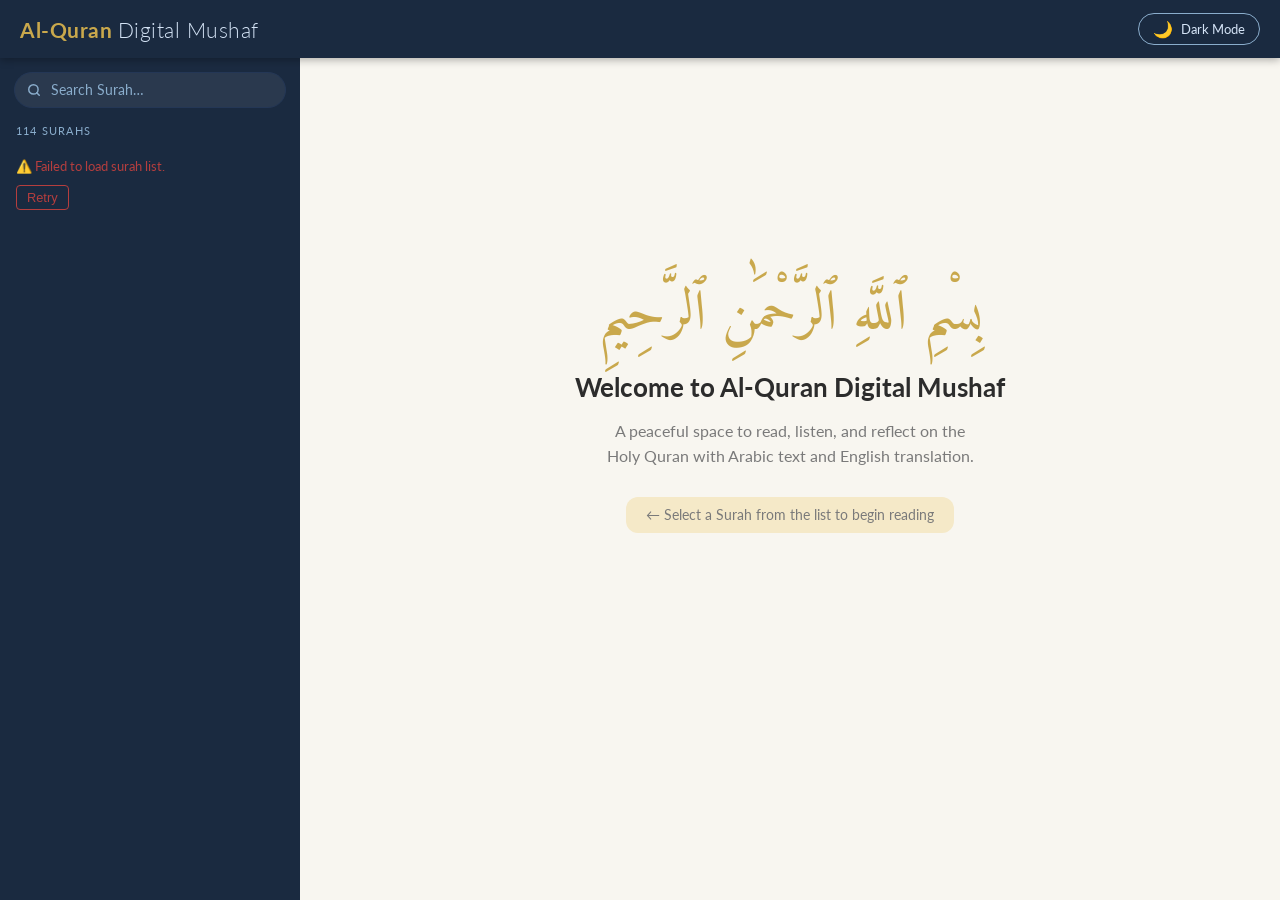
<file: Quran App/index.html>
<!DOCTYPE html>
<html lang="en" dir="ltr">
<head>
  <meta charset="UTF-8" />
  <meta name="viewport" content="width=device-width, initial-scale=1.0" />
  <title>Al-Quran — Digital Mushaf</title>

  <!-- ═══════════════════════════════════════════════════════════════
       FONTS
       Amiri  → beautiful classical Arabic calligraphy
       Lato   → clean sans-serif for English / UI chrome
  ════════════════════════════════════════════════════════════════ -->
  <link rel="preconnect" href="https://fonts.googleapis.com" />
  <link rel="preconnect" href="https://fonts.gstatic.com" crossorigin />
  <link
    href="https://fonts.googleapis.com/css2?family=Amiri:ital,wght@0,400;0,700;1,400&family=Lato:wght@300;400;700&display=swap"
    rel="stylesheet"
  />

  <!-- ═══════════════════════════════════════════════════════════════
       CSS  ── all styles live here, organised into named sections
  ════════════════════════════════════════════════════════════════ -->
  <style>
    /* ──────────────────────────────────────────────────────────────
       1. DESIGN TOKENS  (CSS custom properties)
          Light theme is the default; dark theme overrides these.
    ────────────────────────────────────────────────────────────── */
    :root {
      /* Palette */
      --clr-bg:          #f8f6f0;
      --clr-sidebar-bg:  #1a2a40;
      --clr-sidebar-text:#d4e3f5;
      --clr-sidebar-muted:#8aadcc;
      --clr-sidebar-hover:#243756;
      --clr-sidebar-active:#2e4a6e;
      --clr-accent:      #c9a84c;       /* warm gold */
      --clr-accent-soft: #f5e9c8;
      --clr-surface:     #ffffff;
      --clr-border:      #e2ddd5;
      --clr-text:        #2c2c2c;
      --clr-text-muted:  #7a7a7a;
      --clr-verse-bg:    #fdfcf8;
      --clr-verse-hover: #f5f0e8;
      --clr-error-bg:    #fff3f3;
      --clr-error-border:#f5c2c2;
      --clr-error-text:  #b53e3e;

      /* Typography */
      --font-arabic:  'Amiri', serif;
      --font-ui:      'Lato', sans-serif;

      /* Sizing / spacing */
      --sidebar-width: 300px;
      --radius-sm:  6px;
      --radius-md:  12px;
      --radius-lg:  18px;
      --shadow-sm:  0 1px 4px rgba(0,0,0,.08);
      --shadow-md:  0 4px 20px rgba(0,0,0,.10);

      /* Transitions */
      --transition: .25s ease;
    }

    /* Dark-mode token overrides */
    html.dark {
      --clr-bg:          #0f1923;
      --clr-sidebar-bg:  #090f16;
      --clr-sidebar-text:#c5d8f0;
      --clr-sidebar-muted:#607a96;
      --clr-sidebar-hover:#161f2e;
      --clr-sidebar-active:#1e2f46;
      --clr-accent:      #d4aa5a;
      --clr-accent-soft: #2a2215;
      --clr-surface:     #161f2e;
      --clr-border:      #243044;
      --clr-text:        #e8e4da;
      --clr-text-muted:  #8a9bb0;
      --clr-verse-bg:    #131b28;
      --clr-verse-hover: #1c2840;
      --clr-error-bg:    #2a1515;
      --clr-error-border:#5c2c2c;
      --clr-error-text:  #e57373;
    }

    /* ──────────────────────────────────────────────────────────────
       2. RESET & BASE
    ────────────────────────────────────────────────────────────── */
    *, *::before, *::after { box-sizing: border-box; margin: 0; padding: 0; }

    html {
      scroll-behavior: smooth;
      font-size: 16px;
    }

    body {
      font-family: var(--font-ui);
      background-color: var(--clr-bg);
      color: var(--clr-text);
      display: flex;
      flex-direction: column;
      height: 100dvh;          /* dynamic viewport height */
      overflow: hidden;
      transition: background-color var(--transition), color var(--transition);
    }

    /* ──────────────────────────────────────────────────────────────
       3. TOP NAV BAR
    ────────────────────────────────────────────────────────────── */
    .topbar {
      display: flex;
      align-items: center;
      gap: 12px;
      padding: 0 20px;
      height: 58px;
      background: var(--clr-sidebar-bg);
      color: var(--clr-sidebar-text);
      flex-shrink: 0;
      box-shadow: 0 2px 8px rgba(0,0,0,.3);
      z-index: 100;
    }

    .topbar__logo {
      font-size: 1.3rem;
      font-weight: 700;
      color: var(--clr-accent);
      letter-spacing: .5px;
      white-space: nowrap;
    }

    .topbar__logo span {
      color: var(--clr-sidebar-text);
      font-weight: 300;
    }

    /* Hamburger — visible on mobile */
    .topbar__burger {
      display: none;
      background: none;
      border: none;
      color: var(--clr-sidebar-text);
      cursor: pointer;
      padding: 6px;
      border-radius: var(--radius-sm);
      font-size: 1.5rem;
      line-height: 1;
      transition: background var(--transition);
    }
    .topbar__burger:hover { background: var(--clr-sidebar-hover); }

    .topbar__spacer { flex: 1; }

    /* Dark-mode toggle */
    .dark-toggle {
      display: flex;
      align-items: center;
      gap: 8px;
      background: none;
      border: 1px solid var(--clr-sidebar-muted);
      color: var(--clr-sidebar-text);
      border-radius: 20px;
      padding: 5px 14px;
      cursor: pointer;
      font-family: var(--font-ui);
      font-size: .8rem;
      transition: background var(--transition), border-color var(--transition);
      white-space: nowrap;
    }
    .dark-toggle:hover { background: var(--clr-sidebar-hover); border-color: var(--clr-accent); }

    .dark-toggle__icon { font-size: 1rem; }

    /* ──────────────────────────────────────────────────────────────
       4. MAIN LAYOUT — sidebar + content panel
    ────────────────────────────────────────────────────────────── */
    .layout {
      display: flex;
      flex: 1;
      overflow: hidden;
    }

    /* ── Sidebar ── */
    .sidebar {
      width: var(--sidebar-width);
      flex-shrink: 0;
      background: var(--clr-sidebar-bg);
      display: flex;
      flex-direction: column;
      overflow: hidden;
      transition: transform var(--transition), width var(--transition);
    }

    .sidebar__search-wrap {
      padding: 14px 14px 10px;
      flex-shrink: 0;
    }

    .sidebar__search {
      width: 100%;
      padding: 9px 14px 9px 36px;
      border: 1px solid var(--clr-sidebar-hover);
      border-radius: 20px;
      background: rgba(255,255,255,.07);
      color: var(--clr-sidebar-text);
      font-family: var(--font-ui);
      font-size: .85rem;
      outline: none;
      background-image: url("data:image/svg+xml,%3Csvg xmlns='http://www.w3.org/2000/svg' width='14' height='14' viewBox='0 0 24 24' fill='none' stroke='%238aadcc' stroke-width='2.5' stroke-linecap='round' stroke-linejoin='round'%3E%3Ccircle cx='11' cy='11' r='8'/%3E%3Cline x1='21' y1='21' x2='16.65' y2='16.65'/%3E%3C/svg%3E");
      background-repeat: no-repeat;
      background-position: 12px center;
      transition: border-color var(--transition);
    }
    .sidebar__search::placeholder { color: var(--clr-sidebar-muted); }
    .sidebar__search:focus { border-color: var(--clr-accent); }

    .sidebar__label {
      padding: 6px 16px 4px;
      font-size: .7rem;
      text-transform: uppercase;
      letter-spacing: 1.2px;
      color: var(--clr-sidebar-muted);
      flex-shrink: 0;
    }

    .sidebar__list {
      list-style: none;
      overflow-y: auto;
      flex: 1;
      /* Custom scrollbar */
      scrollbar-width: thin;
      scrollbar-color: var(--clr-sidebar-hover) transparent;
    }
    .sidebar__list::-webkit-scrollbar { width: 5px; }
    .sidebar__list::-webkit-scrollbar-thumb { background: var(--clr-sidebar-hover); border-radius: 3px; }

    .sidebar__item {
      display: flex;
      align-items: center;
      gap: 12px;
      padding: 10px 16px;
      cursor: pointer;
      transition: background var(--transition);
      border-left: 3px solid transparent;
    }
    .sidebar__item:hover  { background: var(--clr-sidebar-hover); }
    .sidebar__item.active {
      background: var(--clr-sidebar-active);
      border-left-color: var(--clr-accent);
    }

    .sidebar__num {
      width: 28px;
      height: 28px;
      border-radius: 50%;
      background: rgba(255,255,255,.08);
      display: flex;
      align-items: center;
      justify-content: center;
      font-size: .72rem;
      font-weight: 700;
      color: var(--clr-accent);
      flex-shrink: 0;
    }
    .sidebar__item.active .sidebar__num { background: var(--clr-accent); color: #fff; }

    .sidebar__info { flex: 1; overflow: hidden; }
    .sidebar__name-en {
      font-size: .82rem;
      font-weight: 700;
      color: var(--clr-sidebar-text);
      white-space: nowrap;
      overflow: hidden;
      text-overflow: ellipsis;
    }
    .sidebar__meta {
      font-size: .7rem;
      color: var(--clr-sidebar-muted);
      margin-top: 1px;
    }

    .sidebar__name-ar {
      font-family: var(--font-arabic);
      font-size: 1rem;
      color: var(--clr-accent);
      flex-shrink: 0;
    }

    /* ── Content panel ── */
    .content {
      flex: 1;
      overflow-y: auto;
      padding: 32px 40px;
      scrollbar-width: thin;
      scrollbar-color: var(--clr-border) transparent;
    }
    .content::-webkit-scrollbar { width: 6px; }
    .content::-webkit-scrollbar-thumb { background: var(--clr-border); border-radius: 3px; }

    /* ──────────────────────────────────────────────────────────────
       5. WELCOME SCREEN
    ────────────────────────────────────────────────────────────── */
    .welcome {
      display: flex;
      flex-direction: column;
      align-items: center;
      justify-content: center;
      min-height: 70vh;
      text-align: center;
      gap: 16px;
      animation: fadeIn .5s ease;
    }

    .welcome__arabic {
      font-family: var(--font-arabic);
      font-size: 3.5rem;
      color: var(--clr-accent);
      line-height: 1.4;
      direction: rtl;
    }

    .welcome__title {
      font-size: 1.6rem;
      font-weight: 700;
      color: var(--clr-text);
    }

    .welcome__sub {
      font-size: 1rem;
      color: var(--clr-text-muted);
      max-width: 380px;
      line-height: 1.6;
    }

    .welcome__hint {
      margin-top: 12px;
      padding: 10px 20px;
      background: var(--clr-accent-soft);
      border-radius: var(--radius-md);
      font-size: .85rem;
      color: var(--clr-text-muted);
    }

    /* ──────────────────────────────────────────────────────────────
       6. SURAH HEADER
    ────────────────────────────────────────────────────────────── */
    .surah-header {
      text-align: center;
      margin-bottom: 32px;
      animation: fadeIn .4s ease;
    }

    .surah-header__badge {
      display: inline-block;
      background: var(--clr-accent);
      color: #fff;
      font-size: .7rem;
      font-weight: 700;
      text-transform: uppercase;
      letter-spacing: 1px;
      padding: 4px 12px;
      border-radius: 20px;
      margin-bottom: 10px;
    }

    .surah-header__name-ar {
      font-family: var(--font-arabic);
      font-size: 2.8rem;
      color: var(--clr-text);
      direction: rtl;
      line-height: 1.5;
    }

    .surah-header__name-en {
      font-size: 1.5rem;
      font-weight: 700;
      color: var(--clr-text);
      margin-top: 4px;
    }

    .surah-header__meta {
      font-size: .85rem;
      color: var(--clr-text-muted);
      margin-top: 6px;
    }

    /* Bismillah ornament */
    .surah-header__bismillah {
      font-family: var(--font-arabic);
      font-size: 2rem;
      color: var(--clr-accent);
      margin-top: 20px;
      direction: rtl;
    }

    /* Audio player row */
    .surah-header__audio {
      display: flex;
      align-items: center;
      justify-content: center;
      gap: 12px;
      margin-top: 20px;
      flex-wrap: wrap;
    }

    .btn-play-surah {
      display: inline-flex;
      align-items: center;
      gap: 8px;
      background: var(--clr-accent);
      color: #fff;
      border: none;
      border-radius: 24px;
      padding: 10px 22px;
      font-family: var(--font-ui);
      font-size: .88rem;
      font-weight: 700;
      cursor: pointer;
      transition: opacity var(--transition), transform var(--transition);
      box-shadow: 0 4px 12px rgba(201,168,76,.35);
    }
    .btn-play-surah:hover  { opacity: .88; transform: translateY(-1px); }
    .btn-play-surah:active { transform: translateY(0); }

    /* Native audio element (shown when playing) */
    .surah-audio-player {
      display: none;
      width: 100%;
      max-width: 480px;
      margin-top: 10px;
      border-radius: var(--radius-sm);
      accent-color: var(--clr-accent);
    }
    .surah-audio-player.visible { display: block; }

    /* Divider */
    .surah-divider {
      border: none;
      border-top: 1px solid var(--clr-border);
      margin: 8px 0 28px;
    }

    /* ──────────────────────────────────────────────────────────────
       7. VERSE CARDS
    ────────────────────────────────────────────────────────────── */
    .verse-list { display: flex; flex-direction: column; gap: 20px; }

    .verse-card {
      background: var(--clr-verse-bg);
      border: 1px solid var(--clr-border);
      border-radius: var(--radius-md);
      padding: 22px 26px;
      transition: background var(--transition), box-shadow var(--transition);
      animation: slideUp .35s ease both;
    }
    .verse-card:hover { background: var(--clr-verse-hover); box-shadow: var(--shadow-sm); }

    /* Stagger the card animations */
    .verse-card:nth-child(1)  { animation-delay: .00s; }
    .verse-card:nth-child(2)  { animation-delay: .04s; }
    .verse-card:nth-child(3)  { animation-delay: .08s; }
    .verse-card:nth-child(4)  { animation-delay: .12s; }
    .verse-card:nth-child(5)  { animation-delay: .16s; }
    .verse-card:nth-child(n+6){ animation-delay: .20s; }

    .verse-card__top {
      display: flex;
      align-items: center;
      justify-content: space-between;
      margin-bottom: 16px;
      gap: 12px;
      flex-wrap: wrap;
    }

    .verse-card__num {
      width: 36px;
      height: 36px;
      border-radius: 50%;
      background: var(--clr-accent-soft);
      border: 1px solid var(--clr-accent);
      display: flex;
      align-items: center;
      justify-content: center;
      font-size: .8rem;
      font-weight: 700;
      color: var(--clr-accent);
      flex-shrink: 0;
    }

    /* Per-verse play button */
    .btn-play-verse {
      display: inline-flex;
      align-items: center;
      gap: 6px;
      background: none;
      border: 1px solid var(--clr-border);
      border-radius: 20px;
      padding: 5px 14px;
      font-family: var(--font-ui);
      font-size: .75rem;
      color: var(--clr-text-muted);
      cursor: pointer;
      transition: border-color var(--transition), color var(--transition), background var(--transition);
    }
    .btn-play-verse:hover {
      border-color: var(--clr-accent);
      color: var(--clr-accent);
      background: var(--clr-accent-soft);
    }

    /* Arabic text */
    .verse-card__arabic {
      font-family: var(--font-arabic);
      font-size: 1.95rem;
      line-height: 2.2;
      direction: rtl;
      text-align: right;
      color: var(--clr-text);
      margin-bottom: 16px;
      word-spacing: 4px;
    }

    /* English translation */
    .verse-card__translation {
      font-size: .92rem;
      line-height: 1.8;
      color: var(--clr-text-muted);
      border-top: 1px solid var(--clr-border);
      padding-top: 12px;
    }

    .verse-card__translation strong {
      font-size: .75rem;
      text-transform: uppercase;
      letter-spacing: .8px;
      color: var(--clr-accent);
      display: block;
      margin-bottom: 4px;
    }

    /* ──────────────────────────────────────────────────────────────
       8. LOADING SPINNER
    ────────────────────────────────────────────────────────────── */
    .spinner-wrap {
      display: flex;
      flex-direction: column;
      align-items: center;
      justify-content: center;
      gap: 18px;
      min-height: 50vh;
      animation: fadeIn .3s ease;
    }

    .spinner {
      width: 52px;
      height: 52px;
      border: 4px solid var(--clr-border);
      border-top-color: var(--clr-accent);
      border-radius: 50%;
      animation: spin .8s linear infinite;
    }

    .spinner-label {
      font-size: .9rem;
      color: var(--clr-text-muted);
    }

    /* ──────────────────────────────────────────────────────────────
       9. ERROR MESSAGE
    ────────────────────────────────────────────────────────────── */
    .error-box {
      background: var(--clr-error-bg);
      border: 1px solid var(--clr-error-border);
      border-radius: var(--radius-md);
      padding: 24px 28px;
      color: var(--clr-error-text);
      max-width: 560px;
      margin: 48px auto;
      animation: fadeIn .4s ease;
    }

    .error-box__icon  { font-size: 2rem; margin-bottom: 8px; }
    .error-box__title { font-size: 1.1rem; font-weight: 700; margin-bottom: 6px; }
    .error-box__msg   { font-size: .9rem; line-height: 1.6; }

    .error-box__retry {
      margin-top: 16px;
      background: var(--clr-error-text);
      color: #fff;
      border: none;
      border-radius: var(--radius-sm);
      padding: 8px 20px;
      font-family: var(--font-ui);
      font-size: .85rem;
      cursor: pointer;
      transition: opacity var(--transition);
    }
    .error-box__retry:hover { opacity: .85; }

    /* ──────────────────────────────────────────────────────────────
       10. SIDEBAR OVERLAY (mobile)
    ────────────────────────────────────────────────────────────── */
    .sidebar-overlay {
      display: none;
      position: fixed;
      inset: 0;
      background: rgba(0,0,0,.45);
      z-index: 200;
      backdrop-filter: blur(2px);
      -webkit-backdrop-filter: blur(2px);
    }
    .sidebar-overlay.active { display: block; }

    /* ──────────────────────────────────────────────────────────────
       11. KEYFRAMES
    ────────────────────────────────────────────────────────────── */
    @keyframes spin    { to { transform: rotate(360deg); } }
    @keyframes fadeIn  { from { opacity: 0; } to { opacity: 1; } }
    @keyframes slideUp {
      from { opacity: 0; transform: translateY(16px); }
      to   { opacity: 1; transform: translateY(0);    }
    }

    /* ──────────────────────────────────────────────────────────────
       12. RESPONSIVE — MOBILE  (≤ 700 px)
    ────────────────────────────────────────────────────────────── */
    @media (max-width: 700px) {
      .topbar__burger { display: flex; }

      .sidebar {
        position: fixed;
        top: 0;
        left: 0;
        height: 100dvh;
        z-index: 300;
        transform: translateX(-100%);
        /* keep width but hide off-screen */
        transition: transform .3s ease;
      }

      .sidebar.open { transform: translateX(0); }

      .content {
        padding: 20px 18px;
      }

      .surah-header__name-ar { font-size: 2rem; }
      .verse-card__arabic    { font-size: 1.6rem; }
      .verse-card            { padding: 16px 18px; }
    }

    /* ──────────────────────────────────────────────────────────────
       13. SCROLLBAR for Webkit (content area)
    ────────────────────────────────────────────────────────────── */
    .content::-webkit-scrollbar       { width: 6px; }
    .content::-webkit-scrollbar-track { background: transparent; }
    .content::-webkit-scrollbar-thumb { background: var(--clr-border); border-radius: 4px; }
  </style>
</head>

<body>
  <!-- ═══════════════════════════════════════════════════════════════
       TOP NAV BAR
  ════════════════════════════════════════════════════════════════ -->
  <header class="topbar">
    <!-- Hamburger — visible on mobile -->
    <button class="topbar__burger" id="burgerBtn" aria-label="Open Surah list" aria-expanded="false">
      &#9776;
    </button>

    <div class="topbar__logo">
      Al&#8209;Quran <span>Digital Mushaf</span>
    </div>

    <div class="topbar__spacer"></div>

    <!-- Dark-mode toggle -->
    <button class="dark-toggle" id="darkToggle" aria-label="Toggle dark mode">
      <span class="dark-toggle__icon" id="darkIcon">🌙</span>
      <span id="darkLabel">Dark Mode</span>
    </button>
  </header>

  <!-- ═══════════════════════════════════════════════════════════════
       LAYOUT CONTAINER
  ════════════════════════════════════════════════════════════════ -->
  <div class="layout">

    <!-- ── Sidebar overlay (mobile tap-to-close) ── -->
    <div class="sidebar-overlay" id="sidebarOverlay" aria-hidden="true"></div>

    <!-- ── Sidebar ── -->
    <nav class="sidebar" id="sidebar" aria-label="Surah list">
      <div class="sidebar__search-wrap">
        <input
          class="sidebar__search"
          id="searchInput"
          type="search"
          placeholder="Search Surah…"
          aria-label="Search surahs"
          autocomplete="off"
        />
      </div>
      <div class="sidebar__label">114 Surahs</div>
      <ul class="sidebar__list" id="surahList" role="listbox" aria-label="Surah list"></ul>
    </nav>

    <!-- ── Main content panel ── -->
    <main class="content" id="mainContent" aria-live="polite" aria-label="Surah content">
      <!-- Welcome screen (default) -->
      <div class="welcome" id="welcomeScreen">
        <div class="welcome__arabic">بِسْمِ ٱللَّهِ ٱلرَّحْمَٰنِ ٱلرَّحِيمِ</div>
        <div class="welcome__title">Welcome to Al-Quran Digital Mushaf</div>
        <div class="welcome__sub">
          A peaceful space to read, listen, and reflect on the Holy Quran with Arabic text and English translation.
        </div>
        <div class="welcome__hint">← Select a Surah from the list to begin reading</div>
      </div>
    </main>

  </div><!-- /.layout -->

  <!-- ═══════════════════════════════════════════════════════════════
       JAVASCRIPT  ── all logic lives here
  ════════════════════════════════════════════════════════════════ -->
  <script>
  (() => {
    'use strict';

    /* ──────────────────────────────────────────────────────────────
       CONSTANTS & ELEMENT REFERENCES
    ────────────────────────────────────────────────────────────── */
    const API_BASE      = 'https://api.alquran.cloud/v1';
    const AUDIO_BASE    = 'https://cdn.islamic.network/quran/audio-surah/128/ar.alafasy/'; // mp3 per surah

    const $html         = document.documentElement;
    const $surahList    = document.getElementById('surahList');
    const $searchInput  = document.getElementById('searchInput');
    const $mainContent  = document.getElementById('mainContent');
    const $darkToggle   = document.getElementById('darkToggle');
    const $darkIcon     = document.getElementById('darkIcon');
    const $darkLabel    = document.getElementById('darkLabel');
    const $burgerBtn    = document.getElementById('burgerBtn');
    const $sidebar      = document.getElementById('sidebar');
    const $overlay      = document.getElementById('sidebarOverlay');

    // App state
    let allSurahs        = [];          // metadata list from API
    let currentSurahNum  = null;        // currently displayed surah number
    let currentAudio     = null;        // the <audio> element for verse playback
    let isDarkMode       = false;

    /* ──────────────────────────────────────────────────────────────
       DARK MODE
    ────────────────────────────────────────────────────────────── */
    function applyDarkMode(dark) {
      isDarkMode = dark;
      $html.classList.toggle('dark', dark);
      $darkIcon.textContent  = dark ? '☀️' : '🌙';
      $darkLabel.textContent = dark ? 'Light Mode' : 'Dark Mode';
      // Persist preference
      localStorage.setItem('quran-dark', dark ? '1' : '0');
    }

    // Restore saved preference on load
    const savedDark = localStorage.getItem('quran-dark');
    applyDarkMode(savedDark === '1');

    $darkToggle.addEventListener('click', () => applyDarkMode(!isDarkMode));

    /* ──────────────────────────────────────────────────────────────
       SIDEBAR / MOBILE HAMBURGER
    ────────────────────────────────────────────────────────────── */
    function openSidebar() {
      $sidebar.classList.add('open');
      $overlay.classList.add('active');
      $burgerBtn.setAttribute('aria-expanded', 'true');
    }
    function closeSidebar() {
      $sidebar.classList.remove('open');
      $overlay.classList.remove('active');
      $burgerBtn.setAttribute('aria-expanded', 'false');
    }

    $burgerBtn.addEventListener('click', () => {
      $sidebar.classList.contains('open') ? closeSidebar() : openSidebar();
    });
    $overlay.addEventListener('click', closeSidebar);

    /* ──────────────────────────────────────────────────────────────
       HELPER — build HTML safely (avoids innerHTML injection risks)
    ────────────────────────────────────────────────────────────── */
    function esc(str) {
      return String(str)
        .replace(/&/g, '&amp;')
        .replace(/</g, '&lt;')
        .replace(/>/g, '&gt;')
        .replace(/"/g, '&quot;');
    }

    /* ──────────────────────────────────────────────────────────────
       LOADING / ERROR UI HELPERS
    ────────────────────────────────────────────────────────────── */
    /**
     * Display a spinning loader in the main content area.
     * @param {string} [label] - optional text beneath the spinner
     */
    function showSpinner(label = 'Loading…') {
      $mainContent.innerHTML = `
        <div class="spinner-wrap" role="status" aria-label="${esc(label)}">
          <div class="spinner" aria-hidden="true"></div>
          <p class="spinner-label">${esc(label)}</p>
        </div>`;
    }

    /**
     * Display a friendly error card in the main content area.
     * @param {string} message - human-readable error detail
     * @param {Function} [retryFn] - called when user clicks "Retry"
     */
    function showError(message, retryFn) {
      $mainContent.innerHTML = `
        <div class="error-box" role="alert">
          <div class="error-box__icon">⚠️</div>
          <div class="error-box__title">Something went wrong</div>
          <p class="error-box__msg">${esc(message)}</p>
          ${retryFn ? '<button class="error-box__retry" id="retryBtn">Try Again</button>' : ''}
        </div>`;

      if (retryFn) {
        document.getElementById('retryBtn').addEventListener('click', retryFn);
      }
    }

    /* ──────────────────────────────────────────────────────────────
       FETCH  — central helper with try/catch & timeout
    ────────────────────────────────────────────────────────────── */
    /**
     * Fetch JSON from the Alquran.cloud API.
     * Throws a descriptive Error on network failure or non-200 status.
     * @param {string} endpoint - path appended to API_BASE
     * @returns {Promise<object>} parsed JSON data
     */
    async function apiFetch(endpoint) {
      const controller = new AbortController();
      const timeoutId  = setTimeout(() => controller.abort(), 15000); // 15 s timeout

      try {
        const res = await fetch(`${API_BASE}${endpoint}`, { signal: controller.signal });
        clearTimeout(timeoutId);

        if (!res.ok) {
          throw new Error(`Server responded with HTTP ${res.status} ${res.statusText}`);
        }

        const json = await res.json();

        if (json.code !== 200 && json.status !== 'OK') {
          throw new Error(json.status || 'API returned an unexpected response.');
        }

        return json.data;
      } catch (err) {
        clearTimeout(timeoutId);
        if (err.name === 'AbortError') {
          throw new Error('Request timed out. Please check your internet connection and try again.');
        }
        throw err; // re-throw for caller to handle
      }
    }

    /* ──────────────────────────────────────────────────────────────
       LOAD SURAH LIST (sidebar)
    ────────────────────────────────────────────────────────────── */
    async function loadSurahList() {
      // Show a subtle placeholder while the sidebar data loads
      $surahList.innerHTML = `
        <li style="padding:20px 16px; color: var(--clr-sidebar-muted); font-size:.85rem;">
          Loading surahs…
        </li>`;

      try {
        allSurahs = await apiFetch('/surah');
        renderSurahList(allSurahs);
      } catch (err) {
        $surahList.innerHTML = `
          <li style="padding:16px; color:var(--clr-error-text); font-size:.82rem; line-height:1.5">
            ⚠️ Failed to load surah list.<br>
            <button onclick="loadSurahList()" style="margin-top:8px;background:none;border:1px solid currentColor;color:inherit;border-radius:4px;padding:4px 10px;cursor:pointer;font-size:.8rem;">Retry</button>
          </li>`;
        console.error('[QuranApp] Surah list error:', err);
      }
    }

    /* ──────────────────────────────────────────────────────────────
       RENDER SURAH LIST ITEMS
    ────────────────────────────────────────────────────────────── */
    /**
     * Render (or re-render) the sidebar list.
     * @param {Array} surahs - array of surah metadata objects
     */
    function renderSurahList(surahs) {
      if (surahs.length === 0) {
        $surahList.innerHTML = `
          <li style="padding:16px; color:var(--clr-sidebar-muted); font-size:.85rem; text-align:center;">
            No surahs found.
          </li>`;
        return;
      }

      // Build list HTML in one pass for performance
      const html = surahs.map(s => `
        <li
          class="sidebar__item${s.number === currentSurahNum ? ' active' : ''}"
          role="option"
          aria-selected="${s.number === currentSurahNum}"
          data-num="${s.number}"
          tabindex="0"
        >
          <div class="sidebar__num">${s.number}</div>
          <div class="sidebar__info">
            <div class="sidebar__name-en">${esc(s.englishName)}</div>
            <div class="sidebar__meta">${esc(s.englishNameTranslation)} · ${esc(s.revelationType)} · ${s.numberOfAyahs} verses</div>
          </div>
          <div class="sidebar__name-ar">${esc(s.name)}</div>
        </li>
      `).join('');

      $surahList.innerHTML = html;

      // Attach click/keyboard listeners
      $surahList.querySelectorAll('.sidebar__item').forEach(item => {
        const handler = () => {
          const num = parseInt(item.dataset.num, 10);
          loadSurah(num);
          closeSidebar();
        };
        item.addEventListener('click', handler);
        item.addEventListener('keydown', e => {
          if (e.key === 'Enter' || e.key === ' ') { e.preventDefault(); handler(); }
        });
      });
    }

    /* ──────────────────────────────────────────────────────────────
       SEARCH — filter surah list in real time
    ────────────────────────────────────────────────────────────── */
    $searchInput.addEventListener('input', () => {
      const q = $searchInput.value.trim().toLowerCase();
      if (!q) {
        renderSurahList(allSurahs);
        return;
      }
      const filtered = allSurahs.filter(s =>
        s.englishName.toLowerCase().includes(q) ||
        s.englishNameTranslation.toLowerCase().includes(q) ||
        s.name.includes(q) ||                          // Arabic name
        String(s.number).startsWith(q)
      );
      renderSurahList(filtered);
    });

    /* ──────────────────────────────────────────────────────────────
       LOAD A SURAH — fetches Arabic + English translation in parallel
    ────────────────────────────────────────────────────────────── */
    /**
     * Fetch and display a surah by its number (1–114).
     * Fetches both the Arabic edition and English Saheeh International
     * translation in parallel for speed.
     * @param {number} surahNum
     */
    async function loadSurah(surahNum) {
      currentSurahNum = surahNum;

      // Highlight the active sidebar item
      $surahList.querySelectorAll('.sidebar__item').forEach(item => {
        const active = parseInt(item.dataset.num, 10) === surahNum;
        item.classList.toggle('active', active);
        item.setAttribute('aria-selected', active);
      });

      // Scroll active item into view in sidebar
      const activeItem = $surahList.querySelector('.sidebar__item.active');
      if (activeItem) {
        activeItem.scrollIntoView({ block: 'nearest', behavior: 'smooth' });
      }

      // Show spinner in content area
      showSpinner('Loading Surah…');

      // Stop any playing audio
      stopAudio();

      try {
        // Fetch Arabic text and English translation in parallel
        const [arabicData, translationData] = await Promise.all([
          apiFetch(`/surah/${surahNum}`),
          apiFetch(`/surah/${surahNum}/en.sahih`)
        ]);

        renderSurah(arabicData, translationData);
      } catch (err) {
        showError(
          `Could not load Surah #${surahNum}. ${err.message}`,
          () => loadSurah(surahNum)  // retry callback
        );
        console.error('[QuranApp] Surah load error:', err);
      }
    }

    /* ──────────────────────────────────────────────────────────────
       RENDER SURAH CONTENT
    ────────────────────────────────────────────────────────────── */
    /**
     * Build and inject the surah header + verse cards into the content area.
     * @param {object} arabicData      - data.surah from Arabic API response
     * @param {object} translationData - data.surah from English API response
     */
    function renderSurah(arabicData, translationData) {
      const surahMeta    = arabicData;
      const ayahs        = arabicData.ayahs;
      const translations = translationData.ayahs;

      // Surah number for audio URL
      const num = surahMeta.number;

      // Build Bismillah (shown for all except Surah 9 — Al-Tawbah)
      const bismillah = num !== 9 ? `
        <div class="surah-header__bismillah" lang="ar">
          بِسْمِ ٱللَّهِ ٱلرَّحْمَٰنِ ٱلرَّحِيمِ
        </div>` : '';

      // Build verse cards HTML
      const versesHTML = ayahs.map((ayah, idx) => {
        const translation = translations[idx];
        return `
          <article class="verse-card" id="verse-${ayah.numberInSurah}">
            <div class="verse-card__top">
              <div class="verse-card__num" title="Verse ${ayah.numberInSurah}">
                ${ayah.numberInSurah}
              </div>
              <button
                class="btn-play-verse"
                data-ayah="${ayah.number}"
                data-surah="${num}"
                data-verse="${ayah.numberInSurah}"
                aria-label="Play verse ${ayah.numberInSurah}"
              >
                ▶ Play Verse
              </button>
            </div>

            <!-- Arabic text — RTL, Amiri font -->
            <p class="verse-card__arabic" lang="ar" dir="rtl">
              ${esc(ayah.text)}
            </p>

            <!-- English translation -->
            <div class="verse-card__translation">
              <strong>Translation</strong>
              ${esc(translation ? translation.text : '')}
            </div>
          </article>`;
      }).join('');

      // Inject everything
      $mainContent.innerHTML = `
        <!-- Surah Header -->
        <div class="surah-header">
          <div class="surah-header__badge">Surah ${num}</div>
          <div class="surah-header__name-ar" lang="ar" dir="rtl">
            ${esc(surahMeta.name)}
          </div>
          <div class="surah-header__name-en">${esc(surahMeta.englishName)}</div>
          <div class="surah-header__meta">
            ${esc(surahMeta.englishNameTranslation)} · ${esc(surahMeta.revelationType)} · ${surahMeta.numberOfAyahs} Verses
          </div>

          ${bismillah}

          <!-- Surah-level audio controls -->
          <div class="surah-header__audio">
            <button class="btn-play-surah" id="playSurahBtn" aria-label="Play full recitation of Surah ${esc(surahMeta.englishName)}">
              ▶ Play Full Recitation
            </button>
          </div>

          <!-- Native HTML5 audio element (hidden until user presses play) -->
          <audio
            class="surah-audio-player"
            id="surahAudioPlayer"
            controls
            preload="none"
            aria-label="Recitation of ${esc(surahMeta.englishName)}"
          ></audio>
        </div>

        <hr class="surah-divider" />

        <!-- Verse Cards -->
        <div class="verse-list" id="verseList">
          ${versesHTML}
        </div>`;

      // Scroll content to top
      $mainContent.scrollTo({ top: 0, behavior: 'instant' });

      // Wire up full-surah play button
      const $playSurahBtn    = document.getElementById('playSurahBtn');
      const $surahAudio      = document.getElementById('surahAudioPlayer');
      const surahAudioUrl    = `${AUDIO_BASE}${num}.mp3`;

      $playSurahBtn.addEventListener('click', () => {
        if ($surahAudio.src !== surahAudioUrl) {
          $surahAudio.src = surahAudioUrl;
        }
        $surahAudio.classList.add('visible');
        $surahAudio.play().catch(err => {
          console.warn('[QuranApp] Audio play prevented:', err.message);
        });
        $playSurahBtn.textContent = '🔊 Playing…';
      });

      $surahAudio.addEventListener('pause', () => { $playSurahBtn.textContent = '▶ Play Full Recitation'; });
      $surahAudio.addEventListener('ended', () => { $playSurahBtn.textContent = '▶ Play Full Recitation'; });

      // Wire up per-verse play buttons
      document.querySelectorAll('.btn-play-verse').forEach($btn => {
        $btn.addEventListener('click', () => playVerse($btn));
      });
    }

    /* ──────────────────────────────────────────────────────────────
       PER-VERSE AUDIO PLAYBACK
       Uses the Islamic.network CDN which provides individual ayah MP3s
       in the format: /quran/audio/128/ar.alafasy/{globalAyahNumber}.mp3
    ────────────────────────────────────────────────────────────── */
    const VERSE_AUDIO_BASE = 'https://cdn.islamic.network/quran/audio/128/ar.alafasy/';

    /**
     * Stop any currently playing audio.
     */
    function stopAudio() {
      if (currentAudio && !currentAudio.paused) {
        currentAudio.pause();
        currentAudio.currentTime = 0;
      }
      // Reset all verse button labels
      document.querySelectorAll('.btn-play-verse').forEach(b => {
        b.textContent = '▶ Play Verse';
      });
    }

    /**
     * Play the recitation for a single verse.
     * @param {HTMLButtonElement} $btn - the clicked play button
     */
    function playVerse($btn) {
      const ayahNum = parseInt($btn.dataset.ayah, 10);  // global Quran ayah number
      const verseNum = $btn.dataset.verse;

      // If same verse is playing, toggle pause/resume
      if (currentAudio && currentAudio.dataset.ayah === String(ayahNum)) {
        if (currentAudio.paused) {
          currentAudio.play();
          $btn.textContent = '⏸ Playing…';
        } else {
          currentAudio.pause();
          $btn.textContent = '▶ Play Verse';
        }
        return;
      }

      // Stop previous audio
      stopAudio();

      const url = `${VERSE_AUDIO_BASE}${ayahNum}.mp3`;
      currentAudio = new Audio(url);
      currentAudio.dataset.ayah = String(ayahNum);

      $btn.textContent = '⏳ Loading…';

      currentAudio.addEventListener('canplay', () => {
        currentAudio.play();
        $btn.textContent = '⏸ Playing…';
      }, { once: true });

      currentAudio.addEventListener('ended', () => {
        $btn.textContent = '▶ Play Verse';
        currentAudio = null;
      }, { once: true });

      currentAudio.addEventListener('error', () => {
        $btn.textContent = '▶ Play Verse';
        console.warn('[QuranApp] Verse audio failed for ayah', ayahNum);
        // Graceful fallback: try surah-level audio instead
        const $surahAudio = document.getElementById('surahAudioPlayer');
        if ($surahAudio) {
          $surahAudio.classList.add('visible');
          $surahAudio.play().catch(() => {});
        }
      }, { once: true });

      currentAudio.load();
    }

    /* ──────────────────────────────────────────────────────────────
       INITIALISE  — kick everything off on DOMContentLoaded
    ────────────────────────────────────────────────────────────── */
    loadSurahList();

  })(); // end IIFE
  </script>
</body>
</html>
</file>
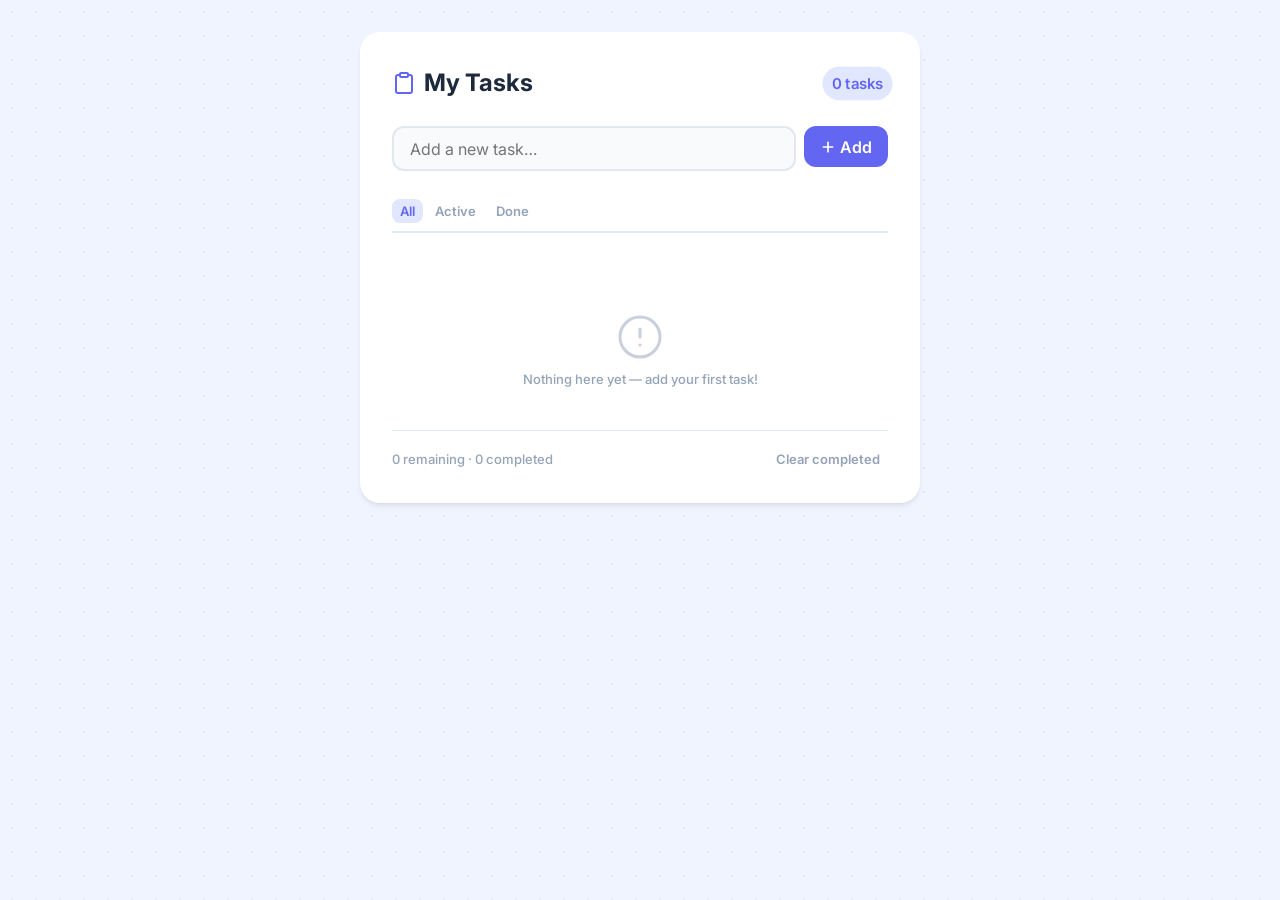
<file: Todo-list/index.html>
<!DOCTYPE html>
<html lang="en">
  <head>
    <meta charset="UTF-8" />
    <meta name="viewport" content="width=device-width, initial-scale=1.0" />
    <title>To-Do List Manager</title>

    <!-- Google Fonts: Inter for clean, modern typography -->
    <link rel="preconnect" href="https://fonts.googleapis.com" />
    <link rel="preconnect" href="https://fonts.gstatic.com" crossorigin />
    <link
      href="https://fonts.googleapis.com/css2?family=Inter:wght@400;500;600;700&display=swap"
      rel="stylesheet"
    />

    <!-- Main stylesheet -->
    <link rel="stylesheet" href="style.css" />
  </head>
  <body>

    <!-- ============================================================
         APP WRAPPER — centres the card on screen
    ============================================================ -->
    <div class="app-wrapper">

      <!-- ── Card ─────────────────────────────────────────────── -->
      <div class="card" role="main">

        <!-- Card header -->
        <header class="card__header">
          <h1 class="card__title">
            <!-- Clipboard icon (inline SVG, no external dependency) -->
            <svg class="card__icon" xmlns="http://www.w3.org/2000/svg"
                 viewBox="0 0 24 24" fill="none" stroke="currentColor"
                 stroke-width="2" stroke-linecap="round" stroke-linejoin="round"
                 aria-hidden="true">
              <path d="M16 4h2a2 2 0 0 1 2 2v14a2 2 0 0 1-2 2H6a2 2 0 0 1-2-2V6a2 2 0 0 1 2-2h2"/>
              <rect x="8" y="2" width="8" height="4" rx="1" ry="1"/>
            </svg>
            My Tasks
          </h1>

          <!-- Live task counter badge -->
          <span class="card__counter" id="taskCounter" aria-live="polite" aria-atomic="true">
            0 tasks
          </span>
        </header>

        <!-- ── Input area ────────────────────────────────────── -->
        <div class="input-area">
          <div class="input-wrapper">
            <input
              type="text"
              id="taskInput"
              class="input-area__field"
              placeholder="Add a new task…"
              maxlength="200"
              autocomplete="off"
              aria-label="New task text"
            />
            <!-- Error message (hidden by default) -->
            <span class="input-area__error" id="inputError" role="alert" aria-live="assertive">
              Please enter a task first.
            </span>
          </div>

          <button class="btn btn--add" id="addBtn" aria-label="Add task">
            <svg xmlns="http://www.w3.org/2000/svg" viewBox="0 0 24 24" fill="none"
                 stroke="currentColor" stroke-width="2.5" stroke-linecap="round"
                 stroke-linejoin="round" aria-hidden="true">
              <line x1="12" y1="5" x2="12" y2="19"/>
              <line x1="5"  y1="12" x2="19" y2="12"/>
            </svg>
            Add
          </button>
        </div>

        <!-- ── Filter tabs ────────────────────────────────────── -->
        <div class="filters" role="tablist" aria-label="Filter tasks">
          <button class="filters__btn filters__btn--active" data-filter="all"   role="tab" aria-selected="true">All</button>
          <button class="filters__btn"                      data-filter="active" role="tab" aria-selected="false">Active</button>
          <button class="filters__btn"                      data-filter="done"   role="tab" aria-selected="false">Done</button>
        </div>

        <!-- ── Task list ──────────────────────────────────────── -->
        <ul class="task-list" id="taskList" aria-label="Task list" aria-live="polite">
          <!-- Tasks are injected here by JavaScript -->
        </ul>

        <!-- Empty-state illustration (shown when list is empty) -->
        <div class="empty-state" id="emptyState" hidden>
          <svg xmlns="http://www.w3.org/2000/svg" viewBox="0 0 24 24" fill="none"
               stroke="currentColor" stroke-width="1.5" stroke-linecap="round"
               stroke-linejoin="round" aria-hidden="true">
            <circle cx="12" cy="12" r="10"/>
            <line x1="12" y1="8" x2="12" y2="12"/>
            <line x1="12" y1="16" x2="12.01" y2="16"/>
          </svg>
          <p>Nothing here yet — add your first task!</p>
        </div>

        <!-- ── Footer: bulk actions ───────────────────────────── -->
        <footer class="card__footer" id="cardFooter" hidden>
          <span class="card__footer-info" id="footerInfo"></span>
          <button class="btn btn--ghost btn--small" id="clearDoneBtn">
            Clear completed
          </button>
        </footer>

      </div><!-- /.card -->
    </div><!-- /.app-wrapper -->

    <!-- Main JavaScript (deferred so DOM is ready) -->
    <script src="app.js" defer></script>
  </body>
</html>
</file>
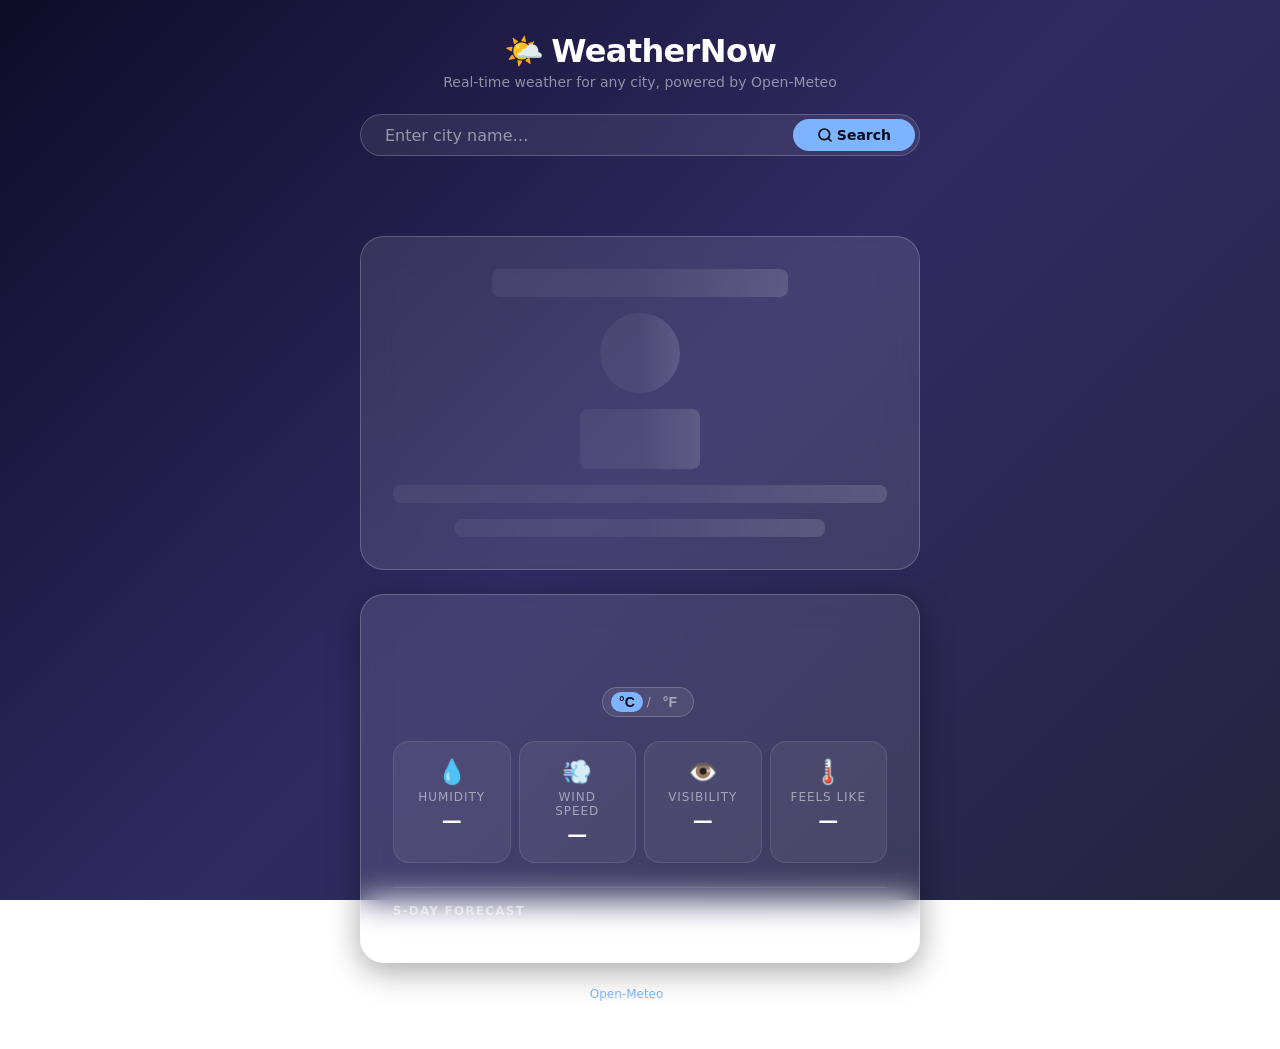
<file: Weather App/index.html>
<!DOCTYPE html>
<html lang="en">
<head>
  <meta charset="UTF-8" />
  <meta name="viewport" content="width=device-width, initial-scale=1.0" />
  <meta name="description" content="A modern weather app powered by Open-Meteo" />
  <title>WeatherNow 🌤️</title>

  <!-- Preconnect for performance: Open-Meteo geocoding & forecast APIs -->
  <link rel="preconnect" href="https://geocoding-api.open-meteo.com" />
  <link rel="preconnect" href="https://api.open-meteo.com" />

  <link rel="stylesheet" href="style.css" />
</head>
<body>

  <!-- =============================================
       APP WRAPPER
       ============================================= -->
  <div class="app-wrapper">

    <!-- Header -->
    <header class="app-header">
      <h1 class="app-title">
        <span class="app-title__icon" aria-hidden="true">🌤️</span>
        WeatherNow
      </h1>
      <p class="app-subtitle">Real-time weather for any city, powered by Open-Meteo</p>
    </header>

    <!-- =============================================
         SEARCH FORM
         ============================================= -->
    <form class="search-form" id="searchForm" role="search" aria-label="Search for a city">
      <div class="search-form__inner">
        <label for="cityInput" class="sr-only">City name</label>
        <input
          type="search"
          id="cityInput"
          class="search-form__input"
          placeholder="Enter city name…"
          autocomplete="off"
          aria-required="true"
          spellcheck="false"
        />
        <button type="submit" class="search-form__btn" aria-label="Search weather">
          <svg class="search-form__btn-icon" xmlns="http://www.w3.org/2000/svg" viewBox="0 0 24 24"
               fill="none" stroke="currentColor" stroke-width="2.5"
               stroke-linecap="round" stroke-linejoin="round" aria-hidden="true">
            <circle cx="11" cy="11" r="8"/>
            <line x1="21" y1="21" x2="16.65" y2="16.65"/>
          </svg>
          <span>Search</span>
        </button>
      </div>
    </form>

    <!-- =============================================
         STATUS / ERROR MESSAGE
         ============================================= -->
    <div class="status-message" id="statusMessage" role="alert" aria-live="polite" hidden>
      <span class="status-message__icon" aria-hidden="true"></span>
      <span class="status-message__text"></span>
    </div>

    <!-- =============================================
         LOADING SKELETON
         ============================================= -->
    <div class="skeleton-card" id="skeletonCard" aria-hidden="true" hidden>
      <div class="skeleton skeleton--title"></div>
      <div class="skeleton skeleton--icon"></div>
      <div class="skeleton skeleton--temp"></div>
      <div class="skeleton skeleton--row"></div>
      <div class="skeleton skeleton--row skeleton--row-short"></div>
    </div>

    <!-- =============================================
         WEATHER RESULT CARD
         ============================================= -->
    <article class="weather-card" id="weatherCard" aria-label="Weather result" hidden>

      <!-- Location & Date -->
      <div class="weather-card__location">
        <h2 class="weather-card__city" id="wCity"></h2>
        <p class="weather-card__date" id="wDate"></p>
      </div>

      <!-- Weather Icon & Description -->
      <div class="weather-card__hero">
        <div class="weather-card__icon-wrap" id="wIconWrap" aria-hidden="true"></div>
        <p class="weather-card__description" id="wDescription"></p>
      </div>

      <!-- Temperature -->
      <div class="weather-card__temperature">
        <span class="weather-card__temp-value" id="wTemp"></span>
        <!-- Unit toggle -->
        <div class="unit-toggle" role="group" aria-label="Temperature unit">
          <button class="unit-toggle__btn unit-toggle__btn--active" id="btnCelsius" data-unit="C" aria-pressed="true">°C</button>
          <span class="unit-toggle__divider" aria-hidden="true">/</span>
          <button class="unit-toggle__btn" id="btnFahrenheit" data-unit="F" aria-pressed="false">°F</button>
        </div>
      </div>

      <!-- Stats Grid -->
      <div class="weather-card__stats">

        <div class="stat-tile">
          <span class="stat-tile__icon" aria-hidden="true">💧</span>
          <span class="stat-tile__label">Humidity</span>
          <span class="stat-tile__value" id="wHumidity">—</span>
        </div>

        <div class="stat-tile">
          <span class="stat-tile__icon" aria-hidden="true">💨</span>
          <span class="stat-tile__label">Wind Speed</span>
          <span class="stat-tile__value" id="wWind">—</span>
        </div>

        <div class="stat-tile">
          <span class="stat-tile__icon" aria-hidden="true">👁️</span>
          <span class="stat-tile__label">Visibility</span>
          <span class="stat-tile__value" id="wVisibility">—</span>
        </div>

        <div class="stat-tile">
          <span class="stat-tile__icon" aria-hidden="true">🌡️</span>
          <span class="stat-tile__label">Feels Like</span>
          <span class="stat-tile__value" id="wFeelsLike">—</span>
        </div>

      </div>

      <!-- 5-Day Forecast strip -->
      <section class="forecast-strip" aria-label="5-day forecast">
        <h3 class="forecast-strip__title">5-Day Forecast</h3>
        <div class="forecast-strip__list" id="forecastList" role="list"></div>
      </section>

    </article>

    <!-- Footer -->
    <footer class="app-footer">
      <p>Data provided by <a href="https://open-meteo.com/" target="_blank" rel="noopener noreferrer">Open-Meteo</a> — free &amp; open-source</p>
    </footer>

  </div><!-- /.app-wrapper -->

  <script src="app.js"></script>
</body>
</html>
</file>
<file: grade_calculator/style.css>
/* ═══════════════════════════════════════════════════════════
   STUDENT GRADE CALCULATOR — style.css
   by Amina · AAU CTBE · Software Engineering
   ═══════════════════════════════════════════════════════════ */

/* ─────────────────────────────────
   1. DESIGN TOKENS (CSS Custom Properties)
   ───────────────────────────────── */
:root {
  /* Brand palette */
  --color-primary:        #6366f1;
  --color-primary-hover:  #4f52e0;
  --color-primary-light:  #eef2ff;
  --color-danger:         #ef4444;
  --color-danger-hover:   #dc2626;
  --color-danger-light:   #fef2f2;
  --color-success:        #22c55e;
  --color-warning:        #f59e0b;
  --color-error-grade:    #ef4444;

  /* Neutral palette — light mode */
  --bg-page:              #f8fafc;
  --bg-surface:           #ffffff;
  --bg-surface-raised:    #f1f5f9;
  --border-color:         #e2e8f0;
  --border-color-focus:   #6366f1;

  --text-primary:         #0f172a;
  --text-secondary:       #475569;
  --text-muted:           #94a3b8;
  --text-on-primary:      #ffffff;

  /* Typography */
  --font-sans:  system-ui, -apple-system, "Segoe UI", Roboto, sans-serif;
  --font-mono:  "Fira Code", "Cascadia Code", ui-monospace, monospace;

  --text-xs:   0.75rem;
  --text-sm:   0.875rem;
  --text-base: 1rem;
  --text-lg:   1.125rem;
  --text-xl:   1.25rem;
  --text-2xl:  1.5rem;
  --text-3xl:  1.875rem;
  --text-4xl:  2.25rem;

  --weight-normal: 400;
  --weight-medium: 500;
  --weight-semi:   600;
  --weight-bold:   700;

  /* Spacing */
  --space-1:  0.25rem;
  --space-2:  0.5rem;
  --space-3:  0.75rem;
  --space-4:  1rem;
  --space-5:  1.25rem;
  --space-6:  1.5rem;
  --space-8:  2rem;
  --space-10: 2.5rem;
  --space-12: 3rem;

  /* Borders & Shadows */
  --radius-sm:  0.25rem;
  --radius-md:  0.5rem;
  --radius-lg:  0.75rem;
  --radius-xl:  1rem;
  --radius-2xl: 1.5rem;
  --radius-full: 9999px;

  --shadow-sm:  0 1px 2px 0 rgb(0 0 0 / 0.05);
  --shadow-md:  0 4px 6px -1px rgb(0 0 0 / 0.1), 0 2px 4px -2px rgb(0 0 0 / 0.1);
  --shadow-lg:  0 10px 15px -3px rgb(0 0 0 / 0.1), 0 4px 6px -4px rgb(0 0 0 / 0.1);
  --shadow-xl:  0 20px 25px -5px rgb(0 0 0 / 0.15), 0 8px 10px -6px rgb(0 0 0 / 0.1);

  /* Transitions */
  --transition-fast:   150ms ease;
  --transition-normal: 250ms ease;
  --transition-slow:   350ms ease;

  /* Layout */
  --header-height: 4.5rem;
  --content-max-w: 1200px;
}

/* Dark mode overrides */
[data-theme="dark"] {
  --bg-page:              #0f172a;
  --bg-surface:           #1e293b;
  --bg-surface-raised:    #334155;
  --border-color:         #334155;
  --border-color-focus:   #818cf8;

  --text-primary:         #f1f5f9;
  --text-secondary:       #94a3b8;
  --text-muted:           #64748b;

  --color-primary:        #818cf8;
  --color-primary-hover:  #a5b4fc;
  --color-primary-light:  #1e1b4b;

  --shadow-sm:  0 1px 2px 0 rgb(0 0 0 / 0.3);
  --shadow-md:  0 4px 6px -1px rgb(0 0 0 / 0.4), 0 2px 4px -2px rgb(0 0 0 / 0.3);
  --shadow-lg:  0 10px 15px -3px rgb(0 0 0 / 0.4), 0 4px 6px -4px rgb(0 0 0 / 0.3);
}

/* ─────────────────────────────────
   2. RESET & BASE
   ───────────────────────────────── */
*,
*::before,
*::after {
  box-sizing: border-box;
  margin: 0;
  padding: 0;
}

html {
  scroll-behavior: smooth;
  -webkit-text-size-adjust: 100%;
}

body {
  font-family: var(--font-sans);
  font-size: var(--text-base);
  line-height: 1.6;
  color: var(--text-primary);
  background-color: var(--bg-page);
  min-height: 100dvh;
  transition: background-color var(--transition-normal), color var(--transition-normal);
}

ul,
ol {
  list-style: none;
}

img,
svg {
  display: block;
  max-width: 100%;
}

button {
  font-family: inherit;
  cursor: pointer;
  border: none;
  background: none;
}

input {
  font-family: inherit;
}

a {
  color: var(--color-primary);
  text-decoration: none;
}

a:hover {
  text-decoration: underline;
}

abbr {
  text-decoration: none;
  color: var(--color-danger);
}

/* Focus-visible outline for keyboard users */
:focus-visible {
  outline: 2px solid var(--color-primary);
  outline-offset: 2px;
  border-radius: var(--radius-sm);
}

/* ─────────────────────────────────
   3. HEADER
   ───────────────────────────────── */
.site-header {
  position: sticky;
  top: 0;
  z-index: 100;
  height: var(--header-height);
  background-color: var(--bg-surface);
  border-bottom: 1px solid var(--border-color);
  box-shadow: var(--shadow-sm);
  transition: background-color var(--transition-normal), border-color var(--transition-normal);
}

.header-inner {
  max-width: var(--content-max-w);
  margin-inline: auto;
  padding-inline: var(--space-6);
  height: 100%;
  display: flex;
  align-items: center;
  justify-content: space-between;
  gap: var(--space-4);
}

.header-brand {
  display: flex;
  align-items: center;
  gap: var(--space-3);
}

.brand-icon {
  font-size: var(--text-2xl);
  line-height: 1;
}

.brand-title {
  font-size: var(--text-xl);
  font-weight: var(--weight-bold);
  color: var(--text-primary);
  line-height: 1.2;
}

.brand-subtitle {
  font-size: var(--text-xs);
  color: var(--text-muted);
  line-height: 1.2;
}

.header-controls {
  display: flex;
  align-items: center;
  gap: var(--space-3);
}

/* GPA Badge */
.gpa-badge {
  display: flex;
  align-items: center;
  gap: var(--space-2);
  padding: var(--space-2) var(--space-4);
  background-color: var(--color-primary-light);
  border: 1px solid var(--color-primary);
  border-radius: var(--radius-full);
  transition: all var(--transition-normal);
}

.gpa-badge__label {
  font-size: var(--text-xs);
  font-weight: var(--weight-semi);
  color: var(--color-primary);
  text-transform: uppercase;
  letter-spacing: 0.05em;
}

.gpa-badge__value {
  font-size: var(--text-base);
  font-weight: var(--weight-bold);
  color: var(--color-primary);
  font-family: var(--font-mono);
  min-width: 2.5ch;
}

/* Theme toggle */
.theme-toggle {
  display: flex;
  align-items: center;
  justify-content: center;
  width: 2.5rem;
  height: 2.5rem;
  border-radius: var(--radius-md);
  border: 1px solid var(--border-color);
  background-color: var(--bg-surface-raised);
  transition: all var(--transition-fast);
  font-size: var(--text-lg);
}

.theme-toggle:hover {
  background-color: var(--color-primary-light);
  border-color: var(--color-primary);
}

/* Show/hide sun vs moon based on theme */
[data-theme="light"] .theme-toggle__icon--dark {
  display: none;
}

[data-theme="dark"] .theme-toggle__icon--light {
  display: none;
}

/* ─────────────────────────────────
   4. MAIN LAYOUT (two-column)
   ───────────────────────────────── */
.main-layout {
  max-width: var(--content-max-w);
  margin-inline: auto;
  padding: var(--space-8) var(--space-6) var(--space-12);
  display: grid;
  grid-template-columns: 1fr 380px;
  gap: var(--space-6);
  align-items: start;
}

@media (max-width: 900px) {
  .main-layout {
    grid-template-columns: 1fr;
  }
}

/* ─────────────────────────────────
   5. PANELS
   ───────────────────────────────── */
.panel {
  display: flex;
  flex-direction: column;
  gap: var(--space-4);
}

.panel-header {
  display: flex;
  align-items: center;
  justify-content: space-between;
  gap: var(--space-3);
}

.panel-title {
  font-size: var(--text-lg);
  font-weight: var(--weight-bold);
  color: var(--text-primary);
}

/* ─────────────────────────────────
   6. CARDS
   ───────────────────────────────── */
.card {
  background-color: var(--bg-surface);
  border: 1px solid var(--border-color);
  border-radius: var(--radius-xl);
  padding: var(--space-6);
  box-shadow: var(--shadow-sm);
  transition: background-color var(--transition-normal), border-color var(--transition-normal);
}

.card-title {
  font-size: var(--text-base);
  font-weight: var(--weight-semi);
  color: var(--text-secondary);
  text-transform: uppercase;
  letter-spacing: 0.06em;
  margin-bottom: var(--space-4);
}

/* ─────────────────────────────────
   7. BUTTONS
   ───────────────────────────────── */
.btn {
  display: inline-flex;
  align-items: center;
  justify-content: center;
  gap: var(--space-2);
  padding: var(--space-2) var(--space-4);
  font-size: var(--text-sm);
  font-weight: var(--weight-medium);
  border-radius: var(--radius-md);
  transition: all var(--transition-fast);
  white-space: nowrap;
  min-height: 2.25rem;
}

.btn--primary {
  background-color: var(--color-primary);
  color: var(--text-on-primary);
}

.btn--primary:hover {
  background-color: var(--color-primary-hover);
}

.btn--outline {
  background-color: transparent;
  color: var(--color-primary);
  border: 1px solid var(--color-primary);
}

.btn--outline:hover {
  background-color: var(--color-primary-light);
}

.btn--ghost {
  background-color: transparent;
  color: var(--text-secondary);
  border: 1px solid var(--border-color);
}

.btn--ghost:hover {
  background-color: var(--bg-surface-raised);
}

.btn--danger {
  color: var(--color-danger);
  border-color: var(--color-danger);
}

.btn--danger:hover {
  background-color: var(--color-danger-light);
}

.btn--icon {
  gap: var(--space-2);
}

.btn--sm {
  padding: var(--space-1) var(--space-3);
  font-size: var(--text-xs);
  min-height: 1.75rem;
}

.btn:disabled {
  opacity: 0.45;
  cursor: not-allowed;
}

/* ─────────────────────────────────
   8. BADGE
   ───────────────────────────────── */
.badge {
  display: inline-flex;
  align-items: center;
  padding: var(--space-1) var(--space-3);
  border-radius: var(--radius-full);
  font-size: var(--text-xs);
  font-weight: var(--weight-semi);
  background-color: var(--bg-surface-raised);
  color: var(--text-secondary);
  border: 1px solid var(--border-color);
}

/* ─────────────────────────────────
   9. COURSE ACTIONS BAR
   ───────────────────────────────── */
.course-actions {
  display: flex;
  flex-wrap: wrap;
  gap: var(--space-2);
}

/* ─────────────────────────────────
   10. EMPTY STATE
   ───────────────────────────────── */
.empty-state {
  display: flex;
  flex-direction: column;
  align-items: center;
  justify-content: center;
  padding: var(--space-12) var(--space-6);
  text-align: center;
  border: 2px dashed var(--border-color);
  border-radius: var(--radius-xl);
  background-color: var(--bg-surface);
}

.empty-state[aria-hidden="true"] {
  display: none;
}

.empty-state__icon {
  font-size: 3rem;
  line-height: 1;
  margin-bottom: var(--space-4);
}

.empty-state__text {
  font-size: var(--text-lg);
  font-weight: var(--weight-semi);
  color: var(--text-secondary);
  margin-bottom: var(--space-2);
}

.empty-state__hint {
  font-size: var(--text-sm);
  color: var(--text-muted);
  max-width: 28ch;
}

/* ─────────────────────────────────
   11. COURSE LIST
   ───────────────────────────────── */
.course-list {
  display: flex;
  flex-direction: column;
  gap: var(--space-3);
}

.course-item {
  display: grid;
  grid-template-columns: 1fr auto;
  align-items: center;
  gap: var(--space-3);
  padding: var(--space-4);
  background-color: var(--bg-surface);
  border: 1px solid var(--border-color);
  border-radius: var(--radius-lg);
  box-shadow: var(--shadow-sm);
  transition: all var(--transition-fast);
  animation: slide-in 0.25s ease both;
}

.course-item:hover {
  border-color: var(--color-primary);
  box-shadow: var(--shadow-md);
  transform: translateY(-1px);
}

@keyframes slide-in {
  from {
    opacity: 0;
    transform: translateY(-8px);
  }
  to {
    opacity: 1;
    transform: translateY(0);
  }
}

.course-item__info {
  display: flex;
  flex-direction: column;
  gap: var(--space-1);
  min-width: 0;
}

.course-item__header {
  display: flex;
  align-items: center;
  gap: var(--space-2);
  flex-wrap: wrap;
}

.course-item__code {
  font-size: var(--text-sm);
  font-weight: var(--weight-bold);
  color: var(--color-primary);
  font-family: var(--font-mono);
}

.course-item__name {
  font-size: var(--text-sm);
  font-weight: var(--weight-medium);
  color: var(--text-primary);
  white-space: nowrap;
  overflow: hidden;
  text-overflow: ellipsis;
}

.course-item__meta {
  display: flex;
  align-items: center;
  gap: var(--space-3);
  font-size: var(--text-xs);
  color: var(--text-muted);
}

.course-item__score {
  font-weight: var(--weight-medium);
}

/* Grade pill */
.grade-pill {
  display: inline-flex;
  align-items: center;
  justify-content: center;
  padding: var(--space-1) var(--space-2);
  border-radius: var(--radius-sm);
  font-size: var(--text-xs);
  font-weight: var(--weight-bold);
  font-family: var(--font-mono);
  letter-spacing: 0.03em;
  min-width: 2.25rem;
  text-align: center;
}

.grade-pill[data-grade-level="excellent"] {
  background-color: #dcfce7;
  color: #15803d;
}

.grade-pill[data-grade-level="good"] {
  background-color: #dbeafe;
  color: #1d4ed8;
}

.grade-pill[data-grade-level="average"] {
  background-color: #fef9c3;
  color: #854d0e;
}

.grade-pill[data-grade-level="poor"] {
  background-color: #fee2e2;
  color: #b91c1c;
}

[data-theme="dark"] .grade-pill[data-grade-level="excellent"] {
  background-color: #14532d;
  color: #86efac;
}

[data-theme="dark"] .grade-pill[data-grade-level="good"] {
  background-color: #1e3a5f;
  color: #93c5fd;
}

[data-theme="dark"] .grade-pill[data-grade-level="average"] {
  background-color: #422006;
  color: #fde68a;
}

[data-theme="dark"] .grade-pill[data-grade-level="poor"] {
  background-color: #450a0a;
  color: #fca5a5;
}

/* Course item buttons */
.course-item__actions {
  display: flex;
  gap: var(--space-1);
  flex-shrink: 0;
}

/* ─────────────────────────────────
   12. FORM CARD
   ───────────────────────────────── */
.form-card {
  transition: all var(--transition-normal);
}

.form-card[aria-hidden="true"] {
  display: none;
}

.form-group {
  display: flex;
  flex-direction: column;
  gap: var(--space-1);
  margin-bottom: var(--space-4);
}

.form-label {
  font-size: var(--text-sm);
  font-weight: var(--weight-medium);
  color: var(--text-secondary);
}

.form-input {
  width: 100%;
  padding: var(--space-3) var(--space-3);
  background-color: var(--bg-page);
  border: 1px solid var(--border-color);
  border-radius: var(--radius-md);
  font-size: var(--text-sm);
  color: var(--text-primary);
  transition: border-color var(--transition-fast), box-shadow var(--transition-fast);
  appearance: none;
  -webkit-appearance: none;
}

.form-input:hover {
  border-color: var(--text-muted);
}

.form-input:focus {
  outline: none;
  border-color: var(--border-color-focus);
  box-shadow: 0 0 0 3px rgb(99 102 241 / 0.15);
}

.form-input.is-invalid {
  border-color: var(--color-danger);
  box-shadow: 0 0 0 3px rgb(239 68 68 / 0.12);
}

.form-error {
  font-size: var(--text-xs);
  color: var(--color-danger);
  min-height: 1rem;
}

.form-actions {
  display: flex;
  gap: var(--space-2);
  margin-top: var(--space-2);
}

/* ─────────────────────────────────
   13. GPA RESULTS CARD
   ───────────────────────────────── */
.results-card {
  text-align: center;
}

.gpa-display {
  display: flex;
  flex-direction: column;
  align-items: center;
  gap: var(--space-6);
}

.gpa-circle {
  display: flex;
  flex-direction: column;
  align-items: center;
  justify-content: center;
  width: 9rem;
  height: 9rem;
  border-radius: var(--radius-full);
  background: conic-gradient(var(--color-primary) var(--gpa-pct, 0%), var(--bg-surface-raised) 0%);
  box-shadow: var(--shadow-md);
  position: relative;
}

.gpa-circle::before {
  content: "";
  position: absolute;
  inset: 0.625rem;
  border-radius: var(--radius-full);
  background-color: var(--bg-surface);
}

.gpa-value {
  position: relative;
  font-size: var(--text-3xl);
  font-weight: var(--weight-bold);
  font-family: var(--font-mono);
  color: var(--text-primary);
  line-height: 1;
}

.gpa-label {
  position: relative;
  font-size: var(--text-xs);
  color: var(--text-muted);
}

.gpa-meta {
  width: 100%;
}

.gpa-standing {
  font-size: var(--text-sm);
  color: var(--text-secondary);
  margin-bottom: var(--space-4);
  min-height: 1.5rem;
}

.gpa-stats {
  display: grid;
  grid-template-columns: repeat(3, 1fr);
  gap: var(--space-2);
}

.gpa-stat {
  display: flex;
  flex-direction: column;
  align-items: center;
  gap: var(--space-1);
  padding: var(--space-3);
  background-color: var(--bg-surface-raised);
  border-radius: var(--radius-md);
}

.gpa-stat__label {
  font-size: var(--text-xs);
  color: var(--text-muted);
  text-transform: uppercase;
  letter-spacing: 0.05em;
}

.gpa-stat__value {
  font-size: var(--text-base);
  font-weight: var(--weight-bold);
  color: var(--text-primary);
  font-family: var(--font-mono);
}

/* Grade distribution */
.grade-distribution {
  margin-top: var(--space-6);
  text-align: left;
}

.distribution-title {
  font-size: var(--text-xs);
  font-weight: var(--weight-semi);
  color: var(--text-muted);
  text-transform: uppercase;
  letter-spacing: 0.06em;
  margin-bottom: var(--space-3);
}

.distribution-bars {
  display: flex;
  flex-direction: column;
  gap: var(--space-2);
}

.dist-bar-row {
  display: grid;
  grid-template-columns: 2.5rem 1fr 2rem;
  align-items: center;
  gap: var(--space-2);
  font-size: var(--text-xs);
}

.dist-bar-label {
  font-family: var(--font-mono);
  font-weight: var(--weight-semi);
  text-align: right;
  color: var(--text-secondary);
}

.dist-bar-track {
  height: 0.5rem;
  background-color: var(--bg-surface-raised);
  border-radius: var(--radius-full);
  overflow: hidden;
}

.dist-bar-fill {
  height: 100%;
  border-radius: var(--radius-full);
  background-color: var(--color-primary);
  transition: width var(--transition-slow);
}

.dist-bar-count {
  color: var(--text-muted);
  text-align: right;
}

/* ─────────────────────────────────
   14. GRADE SCALE TABLE
   ───────────────────────────────── */
.grade-scale-card {
  font-size: var(--text-sm);
}

.grade-scale-table {
  width: 100%;
}

.grade-scale-table__head {
  display: grid;
  grid-template-columns: 1fr 1fr 1fr;
  padding: var(--space-2) var(--space-3);
  font-size: var(--text-xs);
  font-weight: var(--weight-semi);
  color: var(--text-muted);
  text-transform: uppercase;
  letter-spacing: 0.05em;
  border-bottom: 1px solid var(--border-color);
  margin-bottom: var(--space-2);
}

.grade-scale-table__body {
  display: flex;
  flex-direction: column;
  gap: var(--space-1);
}

.grade-scale-row {
  display: grid;
  grid-template-columns: 1fr 1fr 1fr;
  align-items: center;
  padding: var(--space-2) var(--space-3);
  border-radius: var(--radius-md);
  transition: background-color var(--transition-fast);
}

.grade-scale-row:hover {
  background-color: var(--bg-surface-raised);
}

.grade-scale-row__score {
  color: var(--text-secondary);
  font-size: var(--text-xs);
}

.grade-scale-row__letter {
  font-weight: var(--weight-bold);
  font-family: var(--font-mono);
}

.grade-scale-row__points {
  font-family: var(--font-mono);
  font-size: var(--text-xs);
  color: var(--text-secondary);
}

/* ─────────────────────────────────
   15. CONFIRM DIALOG
   ───────────────────────────────── */
.confirm-dialog {
  position: fixed;
  inset: 0;
  width: min(90vw, 24rem);
  margin: auto;
  border: none;
  background: transparent;
  padding: 0;
}

.confirm-dialog::backdrop {
  background-color: rgb(0 0 0 / 0.5);
  backdrop-filter: blur(2px);
}

.dialog-inner {
  background-color: var(--bg-surface);
  border: 1px solid var(--border-color);
  border-radius: var(--radius-xl);
  padding: var(--space-8);
  box-shadow: var(--shadow-xl);
  display: flex;
  flex-direction: column;
  gap: var(--space-4);
}

.dialog-title {
  font-size: var(--text-xl);
  font-weight: var(--weight-bold);
  color: var(--text-primary);
}

.dialog-desc {
  font-size: var(--text-sm);
  color: var(--text-secondary);
}

.dialog-actions {
  display: flex;
  gap: var(--space-2);
  justify-content: flex-end;
}

/* solid danger button inside dialog */
.dialog-actions .btn--danger {
  background-color: var(--color-danger);
  color: #fff;
  border-color: var(--color-danger);
}

.dialog-actions .btn--danger:hover {
  background-color: var(--color-danger-hover);
}

/* ─────────────────────────────────
   16. TOAST NOTIFICATIONS
   ───────────────────────────────── */
.toast-container {
  position: fixed;
  bottom: var(--space-6);
  right: var(--space-6);
  z-index: 9999;
  display: flex;
  flex-direction: column;
  gap: var(--space-2);
  pointer-events: none;
}

.toast {
  display: flex;
  align-items: center;
  gap: var(--space-3);
  padding: var(--space-3) var(--space-5);
  background-color: var(--bg-surface);
  border: 1px solid var(--border-color);
  border-radius: var(--radius-lg);
  box-shadow: var(--shadow-lg);
  font-size: var(--text-sm);
  color: var(--text-primary);
  pointer-events: auto;
  animation: toast-in 0.3s ease both;
  max-width: 22rem;
}

.toast.is-leaving {
  animation: toast-out 0.3s ease both;
}

.toast--success {
  border-left: 3px solid var(--color-success);
}

.toast--error {
  border-left: 3px solid var(--color-danger);
}

.toast--info {
  border-left: 3px solid var(--color-primary);
}

@keyframes toast-in {
  from { opacity: 0; transform: translateY(1rem); }
  to   { opacity: 1; transform: translateY(0); }
}

@keyframes toast-out {
  from { opacity: 1; transform: translateY(0); }
  to   { opacity: 0; transform: translateY(1rem); }
}

/* ─────────────────────────────────
   17. RESPONSIVE ADJUSTMENTS
   ───────────────────────────────── */
@media (max-width: 640px) {
  .header-inner {
    padding-inline: var(--space-4);
  }

  .brand-subtitle {
    display: none;
  }

  .main-layout {
    padding: var(--space-4) var(--space-4) var(--space-10);
    gap: var(--space-4);
  }

  .card {
    padding: var(--space-4);
  }

  .gpa-circle {
    width: 7rem;
    height: 7rem;
  }

  .gpa-value {
    font-size: var(--text-2xl);
  }

  .toast-container {
    bottom: var(--space-4);
    right: var(--space-4);
    left: var(--space-4);
  }

  .toast {
    max-width: 100%;
  }

  .course-actions {
    flex-direction: column;
  }

  .course-actions .btn {
    width: 100%;
    justify-content: center;
  }
}

/* ─────────────────────────────────
   18. UTILITY: SCREEN-READER ONLY
   ───────────────────────────────── */
.sr-only {
  position: absolute;
  width: 1px;
  height: 1px;
  padding: 0;
  margin: -1px;
  overflow: hidden;
  clip: rect(0, 0, 0, 0);
  white-space: nowrap;
  border: 0;
}
</file>
<file: PersonalPortfolio/portifolio.css>
/* =============================================
   PORTFOLIO CSS — Amina | AAU CTBE Sof. Eng.
   Design: Modern, Dark-mode-first, Responsive
   ============================================= */

/* ---- 1. CSS CUSTOM PROPERTIES ---- */
:root {
  --clr-bg:          #0a0a0f;
  --clr-surface:     #111118;
  --clr-surface-2:   #18181f;
  --clr-border:      rgba(255,255,255,0.08);
  --clr-text:        #e8e8f0;
  --clr-text-muted:  #8888a8;
  --clr-primary:     #6c63ff;
  --clr-primary-glow:rgba(108,99,255,0.35);
  --clr-secondary:   #ff63c3;
  --clr-accent:      #63deff;
  --clr-green:       #10b981;
  --clr-yellow:      #f59e0b;
  --clr-red:         #ef4444;
  --grad-primary:    linear-gradient(135deg, #6c63ff 0%, #ff63c3 100%);
  --grad-card:       linear-gradient(145deg, #18181f, #111118);
  --radius-sm:       8px;
  --radius-md:       14px;
  --radius-lg:       22px;
  --radius-xl:       32px;
  --shadow-sm:       0 2px 12px rgba(0,0,0,0.4);
  --shadow-md:       0 8px 30px rgba(0,0,0,0.5);
  --shadow-lg:       0 20px 60px rgba(0,0,0,0.6);
  --transition:      0.3s cubic-bezier(0.4,0,0.2,1);
  --nav-h:           70px;
  --container-max:   1140px;
}

/* ---- 2. RESET & BASE ---- */
*, *::before, *::after { box-sizing: border-box; margin: 0; padding: 0; }

html {
  scroll-behavior: smooth;
  scroll-padding-top: var(--nav-h);
}

body {
  font-family: 'Inter', system-ui, sans-serif;
  background-color: var(--clr-bg);
  color: var(--clr-text);
  line-height: 1.7;
  overflow-x: hidden;
}

img { max-width: 100%; display: block; }
a  { text-decoration: none; color: inherit; }
ul { list-style: none; }
button { border: none; cursor: pointer; font-family: inherit; }

/* ---- 3. UTILITY ---- */
.container {
  width: 90%;
  max-width: var(--container-max);
  margin-inline: auto;
}

.gradient-text {
  background: var(--grad-primary);
  -webkit-background-clip: text;
  background-clip: text;
  -webkit-text-fill-color: transparent;
}

.section { padding-block: 100px; }

.section-header {
  text-align: center;
  margin-bottom: 64px;
}

.section-tag {
  display: inline-block;
  font-size: 0.8rem;
  font-weight: 600;
  letter-spacing: 0.12em;
  text-transform: uppercase;
  color: var(--clr-primary);
  background: rgba(108,99,255,0.12);
  border: 1px solid rgba(108,99,255,0.25);
  padding: 4px 16px;
  border-radius: 50px;
  margin-bottom: 16px;
}

.section-title {
  font-family: 'Space Grotesk', sans-serif;
  font-size: clamp(2rem, 4vw, 2.8rem);
  font-weight: 700;
  line-height: 1.2;
  margin-bottom: 16px;
}

.section-desc {
  color: var(--clr-text-muted);
  font-size: 1.05rem;
  max-width: 540px;
  margin-inline: auto;
}

/* ---- 4. BUTTONS ---- */
.btn {
  display: inline-flex;
  align-items: center;
  gap: 8px;
  padding: 14px 30px;
  border-radius: 50px;
  font-size: 0.95rem;
  font-weight: 600;
  transition: all var(--transition);
  cursor: pointer;
}

.btn-primary {
  background: var(--grad-primary);
  color: #fff;
  box-shadow: 0 4px 20px rgba(108,99,255,0.4);
}
.btn-primary:hover {
  transform: translateY(-2px);
  box-shadow: 0 8px 30px rgba(108,99,255,0.55);
}

.btn-secondary {
  background: transparent;
  color: var(--clr-text);
  border: 1.5px solid var(--clr-border);
  backdrop-filter: blur(10px);
}
.btn-secondary:hover {
  border-color: var(--clr-primary);
  color: var(--clr-primary);
  transform: translateY(-2px);
}

.btn-full { width: 100%; justify-content: center; }

/* ---- 5. NAVBAR ---- */
.navbar {
  position: fixed;
  top: 0;
  inset-inline: 0;
  z-index: 1000;
  height: var(--nav-h);
  display: flex;
  align-items: center;
  transition: background var(--transition), box-shadow var(--transition);
}
.navbar.scrolled {
  background: rgba(10,10,15,0.85);
  backdrop-filter: blur(20px);
  -webkit-backdrop-filter: blur(20px);
  box-shadow: 0 1px 0 var(--clr-border);
}

.nav-container {
  width: 90%;
  max-width: var(--container-max);
  margin-inline: auto;
  display: flex;
  align-items: center;
  justify-content: space-between;
}

.nav-logo {
  font-family: 'Space Grotesk', sans-serif;
  font-size: 1.4rem;
  font-weight: 700;
  color: var(--clr-text);
  transition: color var(--transition);
}
.nav-logo:hover { color: var(--clr-primary); }
.logo-bracket { color: var(--clr-primary); }

.nav-links {
  display: flex;
  gap: 36px;
  align-items: center;
}

.nav-link {
  font-size: 0.9rem;
  font-weight: 500;
  color: var(--clr-text-muted);
  position: relative;
  transition: color var(--transition);
}
.nav-link::after {
  content: '';
  position: absolute;
  bottom: -4px;
  left: 0; right: 0;
  height: 2px;
  background: var(--grad-primary);
  border-radius: 2px;
  transform: scaleX(0);
  transform-origin: left;
  transition: transform var(--transition);
}
.nav-link:hover,
.nav-link.active { color: var(--clr-text); }
.nav-link:hover::after,
.nav-link.active::after { transform: scaleX(1); }

/* Hamburger */
.hamburger {
  display: none;
  flex-direction: column;
  gap: 5px;
  background: transparent;
  padding: 6px;
}
.hamburger span {
  display: block;
  width: 24px;
  height: 2px;
  background: var(--clr-text);
  border-radius: 2px;
  transition: all var(--transition);
}
.hamburger.open span:nth-child(1) { transform: translateY(7px) rotate(45deg); }
.hamburger.open span:nth-child(2) { opacity: 0; }
.hamburger.open span:nth-child(3) { transform: translateY(-7px) rotate(-45deg); }

/* ---- 6. HERO ---- */
.hero {
  min-height: 100vh;
  display: flex;
  align-items: center;
  position: relative;
  overflow: hidden;
  padding-top: var(--nav-h);
}

/* Animated blobs */
.blob {
  position: absolute;
  border-radius: 50%;
  filter: blur(90px);
  opacity: 0.22;
  animation: blobPulse 8s ease-in-out infinite;
}
.blob-1 {
  width: 500px; height: 500px;
  background: var(--clr-primary);
  top: -100px; left: -150px;
  animation-delay: 0s;
}
.blob-2 {
  width: 400px; height: 400px;
  background: var(--clr-secondary);
  bottom: -80px; right: -100px;
  animation-delay: 2.5s;
}
.blob-3 {
  width: 300px; height: 300px;
  background: var(--clr-accent);
  top: 50%; left: 50%;
  transform: translate(-50%,-50%);
  animation-delay: 5s;
}
@keyframes blobPulse {
  0%, 100% { transform: scale(1) translate(0,0); }
  33%       { transform: scale(1.1) translate(20px,-10px); }
  66%       { transform: scale(0.9) translate(-10px,20px); }
}

.hero-content {
  width: 90%;
  max-width: var(--container-max);
  margin-inline: auto;
  display: grid;
  grid-template-columns: 1fr 1fr;
  gap: 60px;
  align-items: center;
  position: relative;
  z-index: 1;
}

.hero-badge {
  display: inline-flex;
  align-items: center;
  gap: 8px;
  background: rgba(16,185,129,0.1);
  border: 1px solid rgba(16,185,129,0.3);
  border-radius: 50px;
  padding: 6px 16px;
  font-size: 0.82rem;
  color: var(--clr-green);
  margin-bottom: 24px;
}
.badge-dot {
  width: 8px; height: 8px;
  border-radius: 50%;
  background: var(--clr-green);
  animation: badgePulse 2s ease-in-out infinite;
}
@keyframes badgePulse {
  0%,100% { opacity: 1; transform: scale(1); }
  50%      { opacity: 0.5; transform: scale(1.4); }
}

.hero-title {
  font-family: 'Space Grotesk', sans-serif;
  font-size: clamp(2.6rem, 5.5vw, 4.2rem);
  font-weight: 800;
  line-height: 1.1;
  margin-bottom: 16px;
}

.hero-subtitle {
  font-size: clamp(1.05rem, 2vw, 1.3rem);
  color: var(--clr-text-muted);
  margin-bottom: 20px;
  min-height: 2em;
}

.cursor {
  display: inline-block;
  width: 3px;
  background: var(--clr-primary);
  margin-left: 2px;
  animation: blink 1s step-end infinite;
  vertical-align: text-bottom;
  height: 1.1em;
}
@keyframes blink { 0%,100% { opacity: 1; } 50% { opacity: 0; } }

.hero-desc {
  color: var(--clr-text-muted);
  font-size: 1rem;
  margin-bottom: 32px;
  max-width: 480px;
  line-height: 1.8;
}
.hero-desc strong { color: var(--clr-text); }

.hero-cta {
  display: flex;
  gap: 16px;
  flex-wrap: wrap;
  margin-bottom: 36px;
}

.hero-socials {
  display: flex;
  gap: 14px;
}
.social-link {
  width: 42px; height: 42px;
  display: grid;
  place-items: center;
  border-radius: 50%;
  background: var(--clr-surface-2);
  border: 1px solid var(--clr-border);
  color: var(--clr-text-muted);
  transition: all var(--transition);
}
.social-link svg { width: 18px; height: 18px; }
.social-link:hover {
  background: var(--clr-primary);
  border-color: var(--clr-primary);
  color: #fff;
  transform: translateY(-3px);
  box-shadow: 0 8px 20px rgba(108,99,255,0.4);
}

/* Hero image */
.hero-image-wrapper {
  position: relative;
  display: flex;
  justify-content: center;
  align-items: center;
}

.image-glow {
  position: absolute;
  inset: -20px;
  background: var(--grad-primary);
  border-radius: 50%;
  filter: blur(50px);
  opacity: 0.25;
  animation: glowPulse 4s ease-in-out infinite;
}
@keyframes glowPulse {
  0%,100% { opacity: 0.2; transform: scale(1); }
  50%      { opacity: 0.35; transform: scale(1.06); }
}

.hero-image-container {
  width: 340px; height: 340px;
  border-radius: 50%;
  overflow: hidden;
  border: 3px solid transparent;
  background:
    linear-gradient(var(--clr-surface), var(--clr-surface)) padding-box,
    var(--grad-primary) border-box;
  box-shadow: var(--shadow-lg);
  position: relative;
  z-index: 1;
}
.hero-img {
  width: 100%; height: 100%;
  object-fit: cover;
  object-position: center top;
  transition: transform 0.6s ease;
}
.hero-image-container:hover .hero-img { transform: scale(1.05); }

/* Floating cards on hero image */
.floating-card {
  position: absolute;
  display: flex;
  align-items: center;
  gap: 10px;
  background: rgba(24,24,31,0.85);
  backdrop-filter: blur(20px);
  -webkit-backdrop-filter: blur(20px);
  border: 1px solid var(--clr-border);
  border-radius: var(--radius-md);
  padding: 12px 16px;
  box-shadow: var(--shadow-md);
  z-index: 2;
  white-space: nowrap;
  animation: float 4s ease-in-out infinite;
}
.floating-card p { line-height: 1.3; }
.card-label { font-size: 0.7rem; color: var(--clr-text-muted); }
.card-value  { font-size: 0.85rem; font-weight: 600; }
.card-icon   { font-size: 1.4rem; }

.card-1 { top: 12%; left: -28%; animation-delay: 0s; }
.card-2 { bottom: 12%; right: -18%; animation-delay: 2s; }

@keyframes float {
  0%,100% { transform: translateY(0); }
  50%      { transform: translateY(-10px); }
}

/* Scroll indicator */
.scroll-indicator {
  position: absolute;
  bottom: 36px;
  left: 50%;
  transform: translateX(-50%);
  display: flex;
  flex-direction: column;
  align-items: center;
  animation: scrollBounce 2s ease-in-out infinite;
}
.scroll-line {
  width: 2px; height: 50px;
  background: linear-gradient(to bottom, var(--clr-primary), transparent);
  border-radius: 2px;
}
@keyframes scrollBounce {
  0%,100% { transform: translateX(-50%) translateY(0); opacity: 1; }
  50%      { transform: translateX(-50%) translateY(8px); opacity: 0.5; }
}

/* ---- 7. ABOUT ---- */
.about { background: var(--clr-surface); }

.about-grid {
  display: grid;
  grid-template-columns: 1fr 1.3fr;
  gap: 70px;
  align-items: center;
}

.about-img-wrapper {
  position: relative;
  max-width: 420px;
}
.about-img {
  width: 100%;
  aspect-ratio: 4/5;
  object-fit: cover;
  object-position: center top;
  border-radius: var(--radius-lg);
  box-shadow: var(--shadow-lg);
}
.about-img-badge {
  position: absolute;
  bottom: -20px;
  right: -20px;
  background: var(--grad-primary);
  color: #fff;
  border-radius: var(--radius-md);
  padding: 16px 20px;
  text-align: center;
  box-shadow: var(--shadow-md);
  line-height: 1.3;
}
.about-img-badge span { font-size: 2.4rem; font-weight: 800; display: block; }
.about-img-badge small { font-size: 0.75rem; opacity: 0.9; }

.about-heading {
  font-family: 'Space Grotesk', sans-serif;
  font-size: clamp(1.6rem, 3vw, 2.1rem);
  font-weight: 700;
  margin-bottom: 20px;
  line-height: 1.3;
}
.about-p {
  color: var(--clr-text-muted);
  margin-bottom: 18px;
  line-height: 1.8;
}

.about-facts {
  display: grid;
  grid-template-columns: 1fr 1fr;
  gap: 16px;
  margin: 28px 0 36px;
}
.fact-item {
  display: flex;
  align-items: center;
  gap: 12px;
  background: var(--clr-surface-2);
  border: 1px solid var(--clr-border);
  border-radius: var(--radius-md);
  padding: 14px 16px;
  transition: border-color var(--transition);
}
.fact-item:hover { border-color: var(--clr-primary); }
.fact-icon { font-size: 1.4rem; }
.fact-item strong { display: block; font-size: 0.9rem; color: var(--clr-text); }
.fact-item small  { font-size: 0.78rem; color: var(--clr-text-muted); }

/* ---- 8. SKILLS ---- */
.skills { background: var(--clr-bg); }

.skills-grid {
  display: grid;
  grid-template-columns: repeat(auto-fill, minmax(240px, 1fr));
  gap: 24px;
  margin-bottom: 64px;
}

.skill-card {
  background: var(--grad-card);
  border: 1px solid var(--clr-border);
  border-radius: var(--radius-lg);
  padding: 28px 24px;
  transition: all var(--transition);
  position: relative;
  overflow: hidden;
}
.skill-card::before {
  content: '';
  position: absolute;
  inset: 0;
  background: var(--grad-primary);
  opacity: 0;
  transition: opacity var(--transition);
}
.skill-card:hover {
  transform: translateY(-6px);
  border-color: rgba(108,99,255,0.4);
  box-shadow: 0 20px 50px rgba(108,99,255,0.15);
}
.skill-card:hover::before { opacity: 0.04; }

.skill-card-learning { border-color: rgba(108,99,255,0.25); }

.skill-card-icon {
  font-size: 2rem;
  margin-bottom: 12px;
  position: relative;
}
.skill-card-title {
  font-size: 1.05rem;
  font-weight: 600;
  margin-bottom: 16px;
  position: relative;
}
.skill-tags {
  display: flex;
  flex-wrap: wrap;
  gap: 8px;
  position: relative;
}

.skill-tag {
  font-size: 0.78rem;
  font-weight: 500;
  padding: 4px 12px;
  border-radius: 50px;
}
.tag-blue   { background: rgba(59,130,246,0.15); color: #60a5fa; border: 1px solid rgba(59,130,246,0.3); }
.tag-yellow { background: rgba(245,158,11,0.15); color: #fbbf24; border: 1px solid rgba(245,158,11,0.3); }
.tag-orange { background: rgba(249,115,22,0.15); color: #fb923c; border: 1px solid rgba(249,115,22,0.3); }
.tag-red    { background: rgba(239,68,68,0.15);  color: #f87171; border: 1px solid rgba(239,68,68,0.3);  }
.tag-green  { background: rgba(16,185,129,0.15); color: #34d399; border: 1px solid rgba(16,185,129,0.3); }
.tag-purple { background: rgba(139,92,246,0.15); color: #a78bfa; border: 1px solid rgba(139,92,246,0.3); }

/* Progress bars */
.proficiency-section {
  background: var(--clr-surface);
  border: 1px solid var(--clr-border);
  border-radius: var(--radius-xl);
  padding: 40px;
}
.proficiency-title {
  font-family: 'Space Grotesk', sans-serif;
  font-size: 1.3rem;
  font-weight: 700;
  margin-bottom: 28px;
}
.progress-list { display: flex; flex-direction: column; gap: 20px; }

.progress-item {}
.progress-header {
  display: flex;
  justify-content: space-between;
  font-size: 0.9rem;
  font-weight: 500;
  margin-bottom: 8px;
}
.progress-bar {
  width: 100%;
  height: 8px;
  background: var(--clr-surface-2);
  border-radius: 50px;
  overflow: hidden;
}
.progress-fill {
  height: 100%;
  width: 0%;
  background: var(--bar-color, var(--clr-primary));
  border-radius: 50px;
  transition: width 1.2s cubic-bezier(0.4,0,0.2,1);
  box-shadow: 0 0 12px var(--bar-color, var(--clr-primary));
}

/* ---- 9. PROJECTS ---- */
.projects { background: var(--clr-surface); }

.projects-grid {
  display: grid;
  grid-template-columns: repeat(auto-fill, minmax(280px, 1fr));
  gap: 28px;
}

.project-card {
  background: var(--clr-bg);
  border: 1px solid var(--clr-border);
  border-radius: var(--radius-lg);
  padding: 28px;
  transition: all var(--transition);
  display: flex;
  flex-direction: column;
  gap: 16px;
}
.project-card:hover {
  transform: translateY(-6px);
  border-color: rgba(108,99,255,0.4);
  box-shadow: 0 20px 50px rgba(108,99,255,0.12);
}

.project-card-header {
  display: flex;
  justify-content: space-between;
  align-items: center;
}
.project-icon { font-size: 2rem; }
.project-links { display: flex; gap: 10px; }
.project-link-icon {
  color: var(--clr-text-muted);
  transition: color var(--transition);
}
.project-link-icon:hover { color: var(--clr-primary); }

.project-title {
  font-size: 1.1rem;
  font-weight: 700;
}
.project-desc {
  font-size: 0.9rem;
  color: var(--clr-text-muted);
  line-height: 1.7;
  flex: 1;
}
.project-tech {
  display: flex;
  flex-wrap: wrap;
  gap: 8px;
  margin-top: auto;
}
.tech-tag {
  font-size: 0.76rem;
  padding: 3px 10px;
  border-radius: 50px;
  background: rgba(108,99,255,0.12);
  color: var(--clr-primary);
  border: 1px solid rgba(108,99,255,0.25);
  font-weight: 500;
}

.project-card-coming {
  border: 2px dashed rgba(108,99,255,0.3);
  background: transparent;
}
.coming-soon-inner {
  display: flex;
  flex-direction: column;
  align-items: center;
  justify-content: center;
  text-align: center;
  height: 100%;
  min-height: 200px;
  gap: 12px;
}
.coming-icon { font-size: 2.5rem; }
.coming-soon-inner h3 { font-size: 1.1rem; color: var(--clr-text-muted); }
.coming-soon-inner p  { font-size: 0.85rem; color: var(--clr-text-muted); max-width: 200px; }

/* ---- 10. CONTACT ---- */
.contact { background: var(--clr-bg); }

.contact-grid {
  display: grid;
  grid-template-columns: 1fr 1.4fr;
  gap: 60px;
  align-items: start;
}

.contact-card-info {
  background: var(--clr-surface);
  border: 1px solid var(--clr-border);
  border-radius: var(--radius-xl);
  padding: 40px;
  height: 100%;
}
.contact-card-info h3 {
  font-family: 'Space Grotesk', sans-serif;
  font-size: 1.5rem;
  font-weight: 700;
  margin-bottom: 16px;
}
.contact-card-info > p {
  color: var(--clr-text-muted);
  line-height: 1.8;
  margin-bottom: 28px;
}

.contact-details { display: flex; flex-direction: column; gap: 16px; margin-bottom: 28px; }
.contact-details li {
  display: flex;
  align-items: center;
  gap: 12px;
  font-size: 0.92rem;
}
.contact-icon { font-size: 1.2rem; }
.contact-details a { color: var(--clr-primary); }
.contact-details a:hover { text-decoration: underline; }

.contact-socials { display: flex; gap: 12px; }

/* Contact Form */
.contact-form {
  background: var(--clr-surface);
  border: 1px solid var(--clr-border);
  border-radius: var(--radius-xl);
  padding: 40px;
  display: flex;
  flex-direction: column;
  gap: 20px;
}
.form-group { display: flex; flex-direction: column; gap: 7px; }
.form-group label {
  font-size: 0.85rem;
  font-weight: 600;
  color: var(--clr-text-muted);
}
.form-group input,
.form-group textarea {
  background: var(--clr-bg);
  border: 1.5px solid var(--clr-border);
  border-radius: var(--radius-md);
  color: var(--clr-text);
  font-family: inherit;
  font-size: 0.95rem;
  padding: 13px 16px;
  outline: none;
  transition: border-color var(--transition), box-shadow var(--transition);
  resize: vertical;
}
.form-group input::placeholder,
.form-group textarea::placeholder { color: var(--clr-text-muted); }
.form-group input:focus,
.form-group textarea:focus {
  border-color: var(--clr-primary);
  box-shadow: 0 0 0 3px var(--clr-primary-glow);
}
.form-error {
  font-size: 0.78rem;
  color: var(--clr-red);
  min-height: 1em;
}
.form-success {
  display: none;
  text-align: center;
  font-size: 0.9rem;
  color: var(--clr-green);
  padding: 12px;
  background: rgba(16,185,129,0.1);
  border: 1px solid rgba(16,185,129,0.25);
  border-radius: var(--radius-md);
}
.btn-icon { transition: transform var(--transition); }
.btn:hover .btn-icon { transform: translateX(3px); }

/* ---- 11. FOOTER ---- */
.footer {
  background: var(--clr-surface);
  border-top: 1px solid var(--clr-border);
  padding-block: 40px;
}
.footer-inner {
  display: flex;
  flex-direction: column;
  align-items: center;
  gap: 12px;
  text-align: center;
}
.footer-logo { font-size: 1.3rem; }
.footer-text { color: var(--clr-text-muted); font-size: 0.88rem; }
.footer-copy { color: var(--clr-text-muted); font-size: 0.8rem; opacity: 0.6; }

/* ---- 12. SCROLL ANIMATIONS ---- */
[data-animate] {
  opacity: 0;
  transition: opacity 0.7s ease, transform 0.7s ease;
}
[data-animate="fade-up"]    { transform: translateY(40px); }
[data-animate="fade-left"]  { transform: translateX(-40px); }
[data-animate="fade-right"] { transform: translateX(40px); }

[data-animate].in-view {
  opacity: 1;
  transform: none;
}

/* ---- 13. 100 DAYS OF CODE ---- */
.days100 { background: var(--clr-bg); }

/* Progress banner */
.days100-banner {
  display: flex;
  align-items: center;
  gap: 32px;
  background: var(--clr-surface);
  border: 1px solid var(--clr-border);
  border-radius: var(--radius-xl);
  padding: 32px 40px;
  margin-bottom: 56px;
}
.days100-stat {
  display: flex;
  flex-direction: column;
  align-items: center;
  min-width: 80px;
}
.days100-stat-num {
  font-family: 'Space Grotesk', sans-serif;
  font-size: 2.6rem;
  font-weight: 800;
  background: var(--grad-primary);
  -webkit-background-clip: text;
  background-clip: text;
  -webkit-text-fill-color: transparent;
  line-height: 1;
}
.days100-stat-label {
  font-size: 0.75rem;
  color: var(--clr-text-muted);
  margin-top: 4px;
  text-transform: uppercase;
  letter-spacing: 0.08em;
}
.days100-progress-wrap {
  flex: 1;
  display: flex;
  flex-direction: column;
  gap: 10px;
}
.days100-progress-bar {
  width: 100%;
  height: 12px;
  background: var(--clr-surface-2);
  border-radius: 50px;
  overflow: hidden;
}
.days100-progress-fill {
  height: 100%;
  background: var(--grad-primary);
  border-radius: 50px;
  transition: width 1.4s cubic-bezier(0.4,0,0.2,1);
  box-shadow: 0 0 14px rgba(108,99,255,0.5);
}
.days100-progress-label {
  font-size: 0.82rem;
  color: var(--clr-text-muted);
  text-align: center;
}

/* Day card grid */
.days100-grid {
  display: grid;
  grid-template-columns: repeat(10, 1fr);
  gap: 10px;
  margin-bottom: 48px;
}

.day-card {
  aspect-ratio: 1;
  border-radius: var(--radius-sm);
  border: 1px solid var(--clr-border);
  background: var(--clr-surface);
  display: flex;
  flex-direction: column;
  align-items: center;
  justify-content: center;
  gap: 4px;
  cursor: default;
  transition: all var(--transition);
  position: relative;
  overflow: hidden;
}
.day-card:hover {
  border-color: rgba(108,99,255,0.5);
  transform: scale(1.08);
  z-index: 2;
  box-shadow: 0 8px 24px rgba(108,99,255,0.2);
}
.day-card .day-num {
  font-size: 0.65rem;
  font-weight: 700;
  color: var(--clr-text-muted);
  line-height: 1;
}
.day-card .day-icon {
  font-size: 1rem;
  line-height: 1;
}

/* States */
.day-card.day-done {
  background: linear-gradient(135deg, rgba(108,99,255,0.18), rgba(255,99,195,0.12));
  border-color: rgba(108,99,255,0.4);
}
.day-card.day-done .day-num { color: var(--clr-primary); }

.day-card.day-today {
  border: 2px solid var(--clr-primary);
  background: rgba(108,99,255,0.12);
  animation: todayPulse 2s ease-in-out infinite;
}
@keyframes todayPulse {
  0%,100% { box-shadow: 0 0 0 0 rgba(108,99,255,0.4); }
  50%      { box-shadow: 0 0 0 6px rgba(108,99,255,0); }
}

.day-card.day-todo {
  opacity: 0.45;
}
.day-card.day-todo:hover { opacity: 1; }

/* Linked (clickable) completed cards */
.day-card.day-linked {
  cursor: pointer;
  text-decoration: none;
}
.day-card.day-linked:hover {
  border-color: var(--clr-primary);
  background: linear-gradient(135deg, rgba(108,99,255,0.28), rgba(255,99,195,0.18));
  transform: scale(1.12);
  box-shadow: 0 10px 28px rgba(108,99,255,0.35);
}

/* ↗ launch badge — hidden by default, shown on hover */
.day-link-badge {
  position: absolute;
  top: 3px;
  right: 5px;
  font-size: 0.55rem;
  font-weight: 700;
  color: var(--clr-primary);
  opacity: 0;
  transition: opacity var(--transition);
  line-height: 1;
}
.day-card.day-linked:hover .day-link-badge { opacity: 1; }



/* Tooltip on hover */
.day-card[title]:hover::after {
  content: attr(title);
  position: absolute;
  bottom: calc(100% + 6px);
  left: 50%;
  transform: translateX(-50%);
  background: var(--clr-surface-2);
  border: 1px solid var(--clr-border);
  color: var(--clr-text);
  font-size: 0.7rem;
  padding: 4px 10px;
  border-radius: var(--radius-sm);
  white-space: nowrap;
  pointer-events: none;
  z-index: 10;
}

/* Bottom note */
.days100-note {
  text-align: center;
  color: var(--clr-text-muted);
  font-size: 0.9rem;
  line-height: 1.8;
}
.days100-note a {
  color: var(--clr-primary);
  font-weight: 600;
}
.days100-note a:hover { text-decoration: underline; }



/* ---- 13. RESPONSIVE — Tablet ---- */
@media (max-width: 900px) {
  .hero-content {
    grid-template-columns: 1fr;
    text-align: center;
  }
  .hero-text { order: 2; }
  .hero-image-wrapper { order: 1; }
  .hero-cta, .hero-socials { justify-content: center; }
  .hero-desc { margin-inline: auto; }

  .hero-image-container { width: 260px; height: 260px; }
  .card-1 { top: -10%; left: -10%; }
  .card-2 { bottom: -10%; right: -10%; }

  .about-grid { grid-template-columns: 1fr; gap: 48px; }
  .about-image-col { display: flex; justify-content: center; }
  .about-img-wrapper { max-width: 340px; }

  .contact-grid { grid-template-columns: 1fr; }

  .days100-grid { grid-template-columns: repeat(10, 1fr); gap: 7px; }
  .days100-banner { flex-direction: column; gap: 20px; padding: 24px; }
  .days100-progress-wrap { width: 100%; }


  .nav-links {
    display: none;
    position: fixed;
    inset: var(--nav-h) 0 0 0;
    background: rgba(10,10,15,0.97);
    backdrop-filter: blur(20px);
    flex-direction: column;
    justify-content: center;
    align-items: center;
    gap: 40px;
  }
  .nav-links.open { display: flex; }
  .nav-link { font-size: 1.3rem; }
  .hamburger { display: flex; }

  .floating-card { display: none; }
}

/* ---- 14. RESPONSIVE — Mobile ---- */
@media (max-width: 560px) {
  .section { padding-block: 70px; }
  .hero-content { gap: 36px; }
  .hero-image-container { width: 220px; height: 220px; }
  .hero-title { font-size: 2.2rem; }
  .btn { padding: 12px 22px; font-size: 0.88rem; }
  .about-facts { grid-template-columns: 1fr; }
  .proficiency-section { padding: 24px; }
  .contact-form, .contact-card-info { padding: 24px; }
  .skills-grid { grid-template-columns: 1fr; }
  .projects-grid { grid-template-columns: 1fr; }
  .days100-grid { grid-template-columns: repeat(5, 1fr); gap: 6px; }

}

/* ---- 15. REDUCED MOTION ---- */
@media (prefers-reduced-motion: reduce) {
  *, *::before, *::after { animation-duration: 0.01ms !important; transition-duration: 0.01ms !important; }
  .blob { display: none; }
}
</file>
<file: Todo-list/style.css>
/* ================================================================
   STYLE.CSS  —  To-Do List Manager
   ================================================================
   Table of Contents
   -----------------
   1.  Design Tokens (CSS custom properties)
   2.  Reset & Base
   3.  App Wrapper / Background
   4.  Card
   5.  Card Header
   6.  Input Area
   7.  Filter Tabs
   8.  Task List & Task Items
   9.  Animations & Transitions
   10. Empty State
   11. Card Footer
   12. Utility Buttons
   13. Scrollbar
   14. Responsive (≤ 480 px)
================================================================ */


/* ----------------------------------------------------------------
   1. Design Tokens
---------------------------------------------------------------- */
:root {
  /* Palette */
  --clr-bg:            #f0f4ff;
  --clr-card:          #ffffff;
  --clr-primary:       #6366f1;      /* Indigo-500 */
  --clr-primary-dark:  #4f46e5;      /* Indigo-600 */
  --clr-primary-light: #e0e7ff;      /* Indigo-100 */
  --clr-danger:        #ef4444;      /* Red-500 */
  --clr-danger-light:  #fee2e2;      /* Red-100 */
  --clr-success:       #22c55e;      /* Green-500 */
  --clr-text:          #1e293b;      /* Slate-800 */
  --clr-text-muted:    #94a3b8;      /* Slate-400 */
  --clr-border:        #e2e8f0;      /* Slate-200 */

  /* Typography */
  --font-family: 'Inter', system-ui, -apple-system, sans-serif;
  --font-size-sm:  0.8125rem;   /* 13 px */
  --font-size-base:  1rem;      /* 16 px */
  --font-size-lg:  1.25rem;     /* 20 px */
  --font-size-xl:  1.5rem;      /* 24 px */

  /* Spacing */
  --space-xs:  0.25rem;
  --space-sm:  0.5rem;
  --space-md:  1rem;
  --space-lg:  1.5rem;
  --space-xl:  2rem;

  /* Borders & Shadows */
  --radius-sm: 0.5rem;
  --radius-md: 0.75rem;
  --radius-lg: 1.25rem;
  --shadow-card: 0 4px 6px -1px rgb(0 0 0 / 0.07),
                 0 2px 4px -2px rgb(0 0 0 / 0.07);
  --shadow-card-hover: 0 10px 15px -3px rgb(0 0 0 / 0.1),
                       0 4px 6px -4px rgb(0 0 0 / 0.1);

  /* Transitions */
  --transition-fast:   150ms ease;
  --transition-normal: 250ms ease;
  --transition-slow:   400ms ease;
}


/* ----------------------------------------------------------------
   2. Reset & Base
---------------------------------------------------------------- */
*,
*::before,
*::after {
  box-sizing: border-box;
  margin: 0;
  padding: 0;
}

html {
  font-size: 16px;
  -webkit-text-size-adjust: 100%;
  scroll-behavior: smooth;
}

body {
  font-family: var(--font-family);
  font-size: var(--font-size-base);
  color: var(--clr-text);
  background-color: var(--clr-bg);
  min-height: 100dvh;           /* dynamic viewport height */
  line-height: 1.6;
}

ul {
  list-style: none;
}

button {
  cursor: pointer;
  font-family: inherit;
  border: none;
  background: none;
}

input {
  font-family: inherit;
}


/* ----------------------------------------------------------------
   3. App Wrapper / Background
---------------------------------------------------------------- */
.app-wrapper {
  /* Subtle dot-grid background pattern */
  background-image: radial-gradient(circle, var(--clr-border) 1px, transparent 1px);
  background-size: 24px 24px;
  min-height: 100dvh;
  display: flex;
  align-items: flex-start;       /* card sits near the top */
  justify-content: center;
  padding: var(--space-xl) var(--space-md);
}


/* ----------------------------------------------------------------
   4. Card
---------------------------------------------------------------- */
.card {
  background: var(--clr-card);
  border-radius: var(--radius-lg);
  box-shadow: var(--shadow-card);
  width: 100%;
  max-width: 560px;
  padding: var(--space-xl);
  display: flex;
  flex-direction: column;
  gap: var(--space-lg);
  transition: box-shadow var(--transition-normal);
}

.card:hover {
  box-shadow: var(--shadow-card-hover);
}


/* ----------------------------------------------------------------
   5. Card Header
---------------------------------------------------------------- */
.card__header {
  display: flex;
  align-items: center;
  justify-content: space-between;
  gap: var(--space-sm);
}

.card__title {
  display: flex;
  align-items: center;
  gap: var(--space-sm);
  font-size: var(--font-size-xl);
  font-weight: 700;
  color: var(--clr-text);
}

.card__icon {
  width: 1.5rem;
  height: 1.5rem;
  color: var(--clr-primary);
  flex-shrink: 0;
}

.card__counter {
  font-size: var(--font-size-sm);
  font-weight: 600;
  color: var(--clr-primary);
  background: var(--clr-primary-light);
  padding: var(--space-xs) var(--space-sm);
  border-radius: 999px;
  white-space: nowrap;
  transition: transform var(--transition-fast);
}

/* Quick "pop" when counter updates */
.card__counter.pop {
  transform: scale(1.15);
}


/* ----------------------------------------------------------------
   6. Input Area
---------------------------------------------------------------- */
.input-area {
  display: flex;
  gap: var(--space-sm);
  align-items: flex-start;
}

.input-wrapper {
  flex: 1;
  display: flex;
  flex-direction: column;
  gap: var(--space-xs);
}

.input-area__field {
  width: 100%;
  padding: 0.65rem var(--space-md);
  border: 2px solid var(--clr-border);
  border-radius: var(--radius-md);
  font-size: var(--font-size-base);
  color: var(--clr-text);
  background: #f8fafc;
  outline: none;
  transition: border-color var(--transition-fast),
              background var(--transition-fast),
              box-shadow var(--transition-fast);
}

.input-area__field:focus {
  border-color: var(--clr-primary);
  background: #fff;
  box-shadow: 0 0 0 3px var(--clr-primary-light);
}

/* Error state — applied via JS */
.input-area__field.is-error {
  border-color: var(--clr-danger);
  background: var(--clr-danger-light);
  box-shadow: 0 0 0 3px #fecaca;
  animation: shake 0.35s ease;
}

.input-area__error {
  font-size: var(--font-size-sm);
  color: var(--clr-danger);
  font-weight: 500;
  opacity: 0;
  height: 0;
  overflow: hidden;
  transition: opacity var(--transition-fast), height var(--transition-fast);
}

/* Visible error text — toggled via JS */
.input-area__error.is-visible {
  opacity: 1;
  height: 1.25rem;
}

/* Add button */
.btn--add {
  display: inline-flex;
  align-items: center;
  gap: var(--space-xs);
  padding: 0.65rem var(--space-md);
  background: var(--clr-primary);
  color: #fff;
  font-size: var(--font-size-base);
  font-weight: 600;
  border-radius: var(--radius-md);
  transition: background var(--transition-fast),
              transform  var(--transition-fast),
              box-shadow var(--transition-fast);
  white-space: nowrap;
  flex-shrink: 0;
}

.btn--add svg {
  width: 1rem;
  height: 1rem;
}

.btn--add:hover {
  background: var(--clr-primary-dark);
  box-shadow: 0 4px 12px rgb(99 102 241 / 0.4);
}

.btn--add:active {
  transform: scale(0.96);
}


/* ----------------------------------------------------------------
   7. Filter Tabs
---------------------------------------------------------------- */
.filters {
  display: flex;
  gap: var(--space-xs);
  border-bottom: 2px solid var(--clr-border);
  padding-bottom: var(--space-sm);
}

.filters__btn {
  padding: var(--space-xs) var(--space-sm);
  font-size: var(--font-size-sm);
  font-weight: 600;
  color: var(--clr-text-muted);
  border-radius: var(--radius-sm);
  transition: color var(--transition-fast),
              background var(--transition-fast);
}

.filters__btn:hover {
  color: var(--clr-primary);
  background: var(--clr-primary-light);
}

.filters__btn--active {
  color: var(--clr-primary);
  background: var(--clr-primary-light);
}


/* ----------------------------------------------------------------
   8. Task List & Task Items
---------------------------------------------------------------- */
.task-list {
  display: flex;
  flex-direction: column;
  gap: var(--space-sm);
  /* Allow list to scroll if it grows very long */
  max-height: 55vh;
  overflow-y: auto;
  padding-right: var(--space-xs);    /* room for scrollbar */
}

/* ── Individual task item ── */
.task-item {
  display: flex;
  align-items: center;
  gap: var(--space-sm);
  padding: 0.75rem var(--space-md);
  background: #f8fafc;
  border: 1px solid var(--clr-border);
  border-radius: var(--radius-md);
  transition: background var(--transition-fast),
              border-color var(--transition-fast),
              opacity var(--transition-slow),
              transform var(--transition-slow);

  /* Entry animation starting state */
  animation: slideIn var(--transition-slow) both;
}

.task-item:hover {
  background: #fff;
  border-color: var(--clr-primary-light);
}

/* Completed task styling */
.task-item.is-done {
  background: #f1f5f9;
  border-color: #e2e8f0;
  opacity: 0.7;
}

/* Removal animation trigger — added by JS before deletion */
.task-item.removing {
  animation: slideOut var(--transition-slow) forwards;
}

/* ── Custom Checkbox ── */
.task-item__checkbox {
  /* Hide native input, but keep it accessible */
  position: absolute;
  opacity: 0;
  width: 0;
  height: 0;
}

.task-item__checkbox-label {
  /* The visual checkbox box */
  display: flex;
  align-items: center;
  justify-content: center;
  width: 1.25rem;
  height: 1.25rem;
  border: 2px solid var(--clr-border);
  border-radius: 0.375rem;
  flex-shrink: 0;
  cursor: pointer;
  transition: border-color var(--transition-fast),
              background    var(--transition-fast),
              box-shadow    var(--transition-fast);
  position: relative;
}

.task-item__checkbox:focus-visible + .task-item__checkbox-label {
  box-shadow: 0 0 0 3px var(--clr-primary-light);
  border-color: var(--clr-primary);
}

.task-item__checkbox:checked + .task-item__checkbox-label {
  background: var(--clr-success);
  border-color: var(--clr-success);
}

/* Checkmark tick (drawn with CSS) */
.task-item__checkbox-label::after {
  content: '';
  display: block;
  width: 0.35rem;
  height: 0.6rem;
  border: 2px solid #fff;
  border-top: none;
  border-left: none;
  transform: rotate(45deg) scaleY(0);
  transform-origin: bottom center;
  transition: transform var(--transition-fast);
}

.task-item__checkbox:checked + .task-item__checkbox-label::after {
  transform: rotate(45deg) scaleY(1);
}

/* ── Task text ── */
.task-item__text {
  flex: 1;
  font-size: var(--font-size-base);
  font-weight: 500;
  word-break: break-word;
  transition: color var(--transition-fast),
              text-decoration var(--transition-fast);
}

.task-item.is-done .task-item__text {
  color: var(--clr-text-muted);
  text-decoration: line-through;
}

/* ── Delete button ── */
.task-item__delete {
  display: flex;
  align-items: center;
  justify-content: center;
  width: 1.75rem;
  height: 1.75rem;
  border-radius: var(--radius-sm);
  color: var(--clr-text-muted);
  opacity: 0;                      /* hidden by default */
  flex-shrink: 0;
  transition: opacity     var(--transition-fast),
              color       var(--transition-fast),
              background  var(--transition-fast),
              transform   var(--transition-fast);
}

/* Show delete button on item hover / focus-within */
.task-item:hover .task-item__delete,
.task-item:focus-within .task-item__delete {
  opacity: 1;
}

.task-item__delete:hover {
  color: var(--clr-danger);
  background: var(--clr-danger-light);
  transform: scale(1.1);
}

.task-item__delete:focus-visible {
  outline: 2px solid var(--clr-danger);
  opacity: 1;
}

.task-item__delete svg {
  width: 1rem;
  height: 1rem;
}


/* ----------------------------------------------------------------
   9. Animations & Transitions
---------------------------------------------------------------- */

/* Task slide in from above */
@keyframes slideIn {
  from {
    opacity: 0;
    transform: translateY(-10px);
  }
  to {
    opacity: 1;
    transform: translateY(0);
  }
}

/* Task slide out and shrink on removal */
@keyframes slideOut {
  0% {
    opacity: 1;
    transform: translateX(0) scaleY(1);
    max-height: 80px;
    margin-bottom: 0;
    padding-top: 0.75rem;
    padding-bottom: 0.75rem;
  }
  50% {
    opacity: 0;
    transform: translateX(20px) scaleY(0.8);
  }
  100% {
    opacity: 0;
    max-height: 0;
    margin-bottom: calc(-1 * var(--space-sm));
    padding-top: 0;
    padding-bottom: 0;
    transform: translateX(20px) scaleY(0);
  }
}

/* Input shake on empty-submit */
@keyframes shake {
  0%, 100% { transform: translateX(0); }
  20%       { transform: translateX(-6px); }
  40%       { transform: translateX(6px); }
  60%       { transform: translateX(-4px); }
  80%       { transform: translateX(4px); }
}


/* ----------------------------------------------------------------
   10. Empty State
---------------------------------------------------------------- */
.empty-state {
  display: flex;
  flex-direction: column;
  align-items: center;
  gap: var(--space-sm);
  padding: var(--space-xl) 0 var(--space-md);
  color: var(--clr-text-muted);
  text-align: center;
}

.empty-state svg {
  width: 3rem;
  height: 3rem;
  opacity: 0.5;
}

.empty-state p {
  font-size: var(--font-size-sm);
  font-weight: 500;
}


/* ----------------------------------------------------------------
   11. Card Footer
---------------------------------------------------------------- */
.card__footer {
  display: flex;
  align-items: center;
  justify-content: space-between;
  gap: var(--space-sm);
  border-top: 1px solid var(--clr-border);
  padding-top: var(--space-md);
}

.card__footer-info {
  font-size: var(--font-size-sm);
  color: var(--clr-text-muted);
  font-weight: 500;
}


/* ----------------------------------------------------------------
   12. Utility Buttons
---------------------------------------------------------------- */
.btn--ghost {
  color: var(--clr-text-muted);
  font-weight: 600;
  border-radius: var(--radius-sm);
  padding: var(--space-xs) var(--space-sm);
  transition: color var(--transition-fast),
              background var(--transition-fast);
}

.btn--ghost:hover {
  color: var(--clr-danger);
  background: var(--clr-danger-light);
}

.btn--small {
  font-size: var(--font-size-sm);
}


/* ----------------------------------------------------------------
   13. Scrollbar (Webkit)
---------------------------------------------------------------- */
.task-list::-webkit-scrollbar {
  width: 4px;
}
.task-list::-webkit-scrollbar-track {
  background: transparent;
}
.task-list::-webkit-scrollbar-thumb {
  background: var(--clr-border);
  border-radius: 999px;
}
.task-list::-webkit-scrollbar-thumb:hover {
  background: var(--clr-text-muted);
}


/* ----------------------------------------------------------------
   14. Responsive — mobile (≤ 480 px)
---------------------------------------------------------------- */
@media (max-width: 480px) {
  .app-wrapper {
    padding: var(--space-md) var(--space-sm);
    align-items: flex-start;
  }

  .card {
    padding: var(--space-lg) var(--space-md);
    gap: var(--space-md);
    border-radius: var(--radius-md);
  }

  .card__title {
    font-size: var(--font-size-lg);
  }

  /* Stack the input and Add button on very small screens */
  .input-area {
    flex-direction: column;
  }

  .btn--add {
    width: 100%;
    justify-content: center;
  }

  /* Always show delete button on touch devices */
  .task-item__delete {
    opacity: 1;
  }

  .task-list {
    max-height: 60vh;
  }
}
</file>
<file: Weather App/style.css>
/* =====================================================
   WEATHER APP — STYLESHEET
   Author: WeatherNow
   Stack: Pure CSS (Custom Properties, Grid, Flexbox)
   ===================================================== */

/* ── 1. CSS Custom Properties (Design Tokens) ─────── */
:root {
  /* Colour palette */
  --clr-sky-start:    #0f0c29;
  --clr-sky-mid:      #302b63;
  --clr-sky-end:      #24243e;

  --clr-card-bg:      rgba(255 255 255 / 0.10);
  --clr-card-border:  rgba(255 255 255 / 0.20);
  --clr-glass-blur:   16px;

  --clr-text-primary:   #ffffff;
  --clr-text-secondary: rgba(255 255 255 / 0.75);
  --clr-text-muted:     rgba(255 255 255 / 0.50);

  --clr-accent:        #7eb3ff;
  --clr-accent-hover:  #a3caff;

  --clr-error-bg:      rgba(255 80 80 / 0.15);
  --clr-error-border:  rgba(255 80 80 / 0.45);
  --clr-error-text:    #ffbaba;

  --clr-success-bg:    rgba(80 255 160 / 0.12);
  --clr-success-border:rgba(80 255 160 / 0.35);

  /* Typography */
  --font-sans: 'Segoe UI', system-ui, -apple-system, sans-serif;
  --fz-xs:  0.75rem;
  --fz-sm:  0.875rem;
  --fz-md:  1rem;
  --fz-lg:  1.25rem;
  --fz-xl:  1.5rem;
  --fz-2xl: 2rem;
  --fz-3xl: 3rem;
  --fz-4xl: 4.5rem;

  /* Spacing */
  --space-xs:  0.25rem;
  --space-sm:  0.5rem;
  --space-md:  1rem;
  --space-lg:  1.5rem;
  --space-xl:  2rem;
  --space-2xl: 3rem;

  /* Borders & Radius */
  --radius-sm:   8px;
  --radius-md:   16px;
  --radius-lg:   24px;
  --radius-full: 9999px;

  /* Shadows */
  --shadow-card: 0 8px 32px rgba(0 0 0 / 0.35);
  --shadow-btn:  0 4px 15px rgba(126 179 255 / 0.4);

  /* Transitions */
  --transition-fast:   150ms ease;
  --transition-normal: 250ms ease;
  --transition-slow:   400ms cubic-bezier(0.34, 1.56, 0.64, 1);
}


/* ── 2. Reset & Base ──────────────────────────────── */
*, *::before, *::after {
  box-sizing: border-box;
  margin: 0;
  padding: 0;
}

html {
  font-size: 16px;
  scroll-behavior: smooth;
}

body {
  font-family: var(--font-sans);
  background:  linear-gradient(135deg, var(--clr-sky-start), var(--clr-sky-mid), var(--clr-sky-end));
  background-attachment: fixed;
  color:       var(--clr-text-primary);
  min-height:  100dvh;
  display:     flex;
  align-items: flex-start;
  justify-content: center;
  padding:     var(--space-xl) var(--space-md);
}

/* Accessibility: visually-hidden utility */
.sr-only {
  position: absolute;
  width: 1px; height: 1px;
  padding: 0; margin: -1px;
  overflow: hidden;
  clip: rect(0,0,0,0);
  white-space: nowrap;
  border: 0;
}

a {
  color: var(--clr-accent);
  text-decoration: none;
  transition: color var(--transition-fast);
}
a:hover, a:focus-visible { color: var(--clr-accent-hover); text-decoration: underline; }


/* ── 3. App Wrapper ───────────────────────────────── */
.app-wrapper {
  width: 100%;
  max-width: 560px;
  display: flex;
  flex-direction: column;
  gap: var(--space-lg);
}


/* ── 4. Header ────────────────────────────────────── */
.app-header { text-align: center; }

.app-title {
  font-size: var(--fz-2xl);
  font-weight: 700;
  letter-spacing: -0.02em;
  display: flex;
  align-items: center;
  justify-content: center;
  gap: var(--space-sm);
}

.app-title__icon {
  font-size: var(--fz-2xl);
  animation: float 3s ease-in-out infinite;
}

.app-subtitle {
  margin-top: var(--space-xs);
  color: var(--clr-text-muted);
  font-size: var(--fz-sm);
}

@keyframes float {
  0%, 100% { transform: translateY(0); }
  50%       { transform: translateY(-6px); }
}


/* ── 5. Glassmorphism card mixin ──────────────────── */
/* Applied to both weather card and stat tiles */
.glass {
  background:    var(--clr-card-bg);
  border:        1px solid var(--clr-card-border);
  border-radius: var(--radius-lg);
  backdrop-filter: blur(var(--clr-glass-blur));
  -webkit-backdrop-filter: blur(var(--clr-glass-blur));
  box-shadow: var(--shadow-card);
}


/* ── 6. Search Form ───────────────────────────────── */
.search-form {
  width: 100%;
}

.search-form__inner {
  display: flex;
  gap: var(--space-sm);
  background:    rgba(255 255 255 / 0.08);
  border:        1px solid var(--clr-card-border);
  border-radius: var(--radius-full);
  backdrop-filter: blur(12px);
  -webkit-backdrop-filter: blur(12px);
  padding: var(--space-xs) var(--space-xs) var(--space-xs) var(--space-lg);
  transition: border-color var(--transition-normal), box-shadow var(--transition-normal);
}

.search-form__inner:focus-within {
  border-color: var(--clr-accent);
  box-shadow: 0 0 0 3px rgba(126 179 255 / 0.25);
}

.search-form__input {
  flex: 1;
  border: none;
  background: transparent;
  color: var(--clr-text-primary);
  font-size: var(--fz-md);
  font-family: inherit;
  outline: none;
  /* Remove native search clear button for consistency */
}
.search-form__input::-webkit-search-cancel-button { display: none; }
.search-form__input::placeholder { color: var(--clr-text-muted); }

.search-form__btn {
  display: inline-flex;
  align-items: center;
  gap: var(--space-xs);
  padding: var(--space-sm) var(--space-lg);
  border: none;
  border-radius: var(--radius-full);
  background: var(--clr-accent);
  color: #0a0a1a;
  font-weight: 600;
  font-size: var(--fz-sm);
  font-family: inherit;
  cursor: pointer;
  transition:
    background var(--transition-fast),
    box-shadow  var(--transition-fast),
    transform   var(--transition-fast);
}

.search-form__btn:hover {
  background:  var(--clr-accent-hover);
  box-shadow:  var(--shadow-btn);
  transform:   translateY(-1px);
}

.search-form__btn:active { transform: translateY(0); }

.search-form__btn:focus-visible {
  outline: 2px solid var(--clr-accent-hover);
  outline-offset: 2px;
}

.search-form__btn[aria-busy="true"] { cursor: wait; opacity: 0.75; }

.search-form__btn-icon {
  width: 16px;
  height: 16px;
  flex-shrink: 0;
}


/* ── 7. Status / Error Message ────────────────────── */
.status-message {
  display: flex;
  align-items: center;
  gap: var(--space-sm);
  padding: var(--space-md) var(--space-lg);
  border-radius: var(--radius-md);
  font-size: var(--fz-sm);
  font-weight: 500;
  animation: fadeSlideIn var(--transition-normal) forwards;
}

.status-message--error {
  background:   var(--clr-error-bg);
  border:       1px solid var(--clr-error-border);
  color:        var(--clr-error-text);
}

.status-message--info {
  background:   rgba(255 255 255 / 0.08);
  border:       1px solid var(--clr-card-border);
  color:        var(--clr-text-secondary);
}

.status-message__icon { font-size: var(--fz-lg); }


/* ── 8. Skeleton Loader ───────────────────────────── */
.skeleton-card {
  background:    var(--clr-card-bg);
  border:        1px solid var(--clr-card-border);
  border-radius: var(--radius-lg);
  backdrop-filter: blur(var(--clr-glass-blur));
  -webkit-backdrop-filter: blur(var(--clr-glass-blur));
  padding: var(--space-xl);
  display: flex;
  flex-direction: column;
  align-items: center;
  gap: var(--space-md);
  animation: fadeSlideIn var(--transition-normal) forwards;
}

.skeleton {
  background: linear-gradient(
    90deg,
    rgba(255 255 255 / 0.06) 25%,
    rgba(255 255 255 / 0.14) 50%,
    rgba(255 255 255 / 0.06) 75%
  );
  background-size: 200% 100%;
  border-radius: var(--radius-sm);
  animation: shimmer 1.6s infinite;
}

.skeleton--title  { width: 60%; height: 28px; }
.skeleton--icon   { width: 80px; height: 80px; border-radius: 50%; }
.skeleton--temp   { width: 120px; height: 60px; }
.skeleton--row    { width: 100%; height: 18px; }
.skeleton--row-short { width: 75%; }

@keyframes shimmer {
  0%   { background-position: 200% 0; }
  100% { background-position: -200% 0; }
}


/* ── 9. Weather Card ──────────────────────────────── */
.weather-card {
  /* Glass applied programmatically via class, or here: */
  background:    var(--clr-card-bg);
  border:        1px solid var(--clr-card-border);
  border-radius: var(--radius-lg);
  backdrop-filter: blur(var(--clr-glass-blur));
  -webkit-backdrop-filter: blur(var(--clr-glass-blur));
  box-shadow: var(--shadow-card);
  padding: var(--space-xl);
  display: flex;
  flex-direction: column;
  gap: var(--space-lg);
  animation: fadeSlideIn var(--transition-slow) forwards;
}

/* Location */
.weather-card__location { text-align: center; }

.weather-card__city {
  font-size: var(--fz-xl);
  font-weight: 700;
  letter-spacing: -0.01em;
}

.weather-card__date {
  margin-top: var(--space-xs);
  font-size: var(--fz-sm);
  color: var(--clr-text-muted);
}

/* Hero (icon + description) */
.weather-card__hero {
  display: flex;
  flex-direction: column;
  align-items: center;
  gap: var(--space-sm);
}

.weather-card__icon-wrap {
  font-size: 5rem;
  line-height: 1;
  filter: drop-shadow(0 4px 12px rgba(0 0 0 / 0.4));
  animation: bounceIn var(--transition-slow) forwards;
  transform-origin: center;
}

.weather-card__description {
  text-transform: capitalize;
  font-size: var(--fz-lg);
  color: var(--clr-text-secondary);
  font-weight: 500;
}

/* Temperature block */
.weather-card__temperature {
  display: flex;
  align-items: center;
  justify-content: center;
  gap: var(--space-md);
  flex-wrap: wrap;
}

.weather-card__temp-value {
  font-size: var(--fz-4xl);
  font-weight: 800;
  letter-spacing: -0.04em;
  line-height: 1;
  background: linear-gradient(135deg, #ffffff, var(--clr-accent));
  -webkit-background-clip: text;
  -webkit-text-fill-color: transparent;
  background-clip: text;
}

/* Unit toggle */
.unit-toggle {
  display: flex;
  align-items: center;
  gap: var(--space-xs);
  background: rgba(255 255 255 / 0.08);
  border: 1px solid var(--clr-card-border);
  border-radius: var(--radius-full);
  padding: var(--space-xs) var(--space-sm);
}

.unit-toggle__btn {
  background: transparent;
  border: none;
  color: var(--clr-text-muted);
  font-size: var(--fz-sm);
  font-weight: 600;
  cursor: pointer;
  padding: 2px var(--space-sm);
  border-radius: var(--radius-full);
  transition:
    color       var(--transition-fast),
    background  var(--transition-fast);
}

.unit-toggle__btn:hover { color: var(--clr-text-primary); }

.unit-toggle__btn--active {
  background: var(--clr-accent);
  color: #0a0a1a;
}

.unit-toggle__btn:focus-visible {
  outline: 2px solid var(--clr-accent-hover);
  outline-offset: 1px;
}

.unit-toggle__divider {
  color: var(--clr-text-muted);
  font-size: var(--fz-xs);
  pointer-events: none;
  user-select: none;
}

/* Stats grid */
.weather-card__stats {
  display: grid;
  grid-template-columns: repeat(2, 1fr);
  gap: var(--space-sm);
}

.stat-tile {
  display: flex;
  flex-direction: column;
  align-items: center;
  gap: var(--space-xs);
  padding: var(--space-md);
  background:    rgba(255 255 255 / 0.06);
  border:        1px solid rgba(255 255 255 / 0.10);
  border-radius: var(--radius-md);
  text-align: center;
  transition: background var(--transition-normal), transform var(--transition-normal);
}

.stat-tile:hover {
  background: rgba(255 255 255 / 0.12);
  transform: translateY(-2px);
}

.stat-tile__icon  { font-size: var(--fz-xl); }
.stat-tile__label { font-size: var(--fz-xs); color: var(--clr-text-muted); text-transform: uppercase; letter-spacing: 0.08em; }
.stat-tile__value { font-size: var(--fz-lg); font-weight: 700; }


/* ── 10. Forecast Strip ───────────────────────────── */
.forecast-strip {
  border-top: 1px solid rgba(255 255 255 / 0.10);
  padding-top: var(--space-md);
}

.forecast-strip__title {
  font-size: var(--fz-xs);
  font-weight: 600;
  text-transform: uppercase;
  letter-spacing: 0.10em;
  color: var(--clr-text-muted);
  margin-bottom: var(--space-sm);
}

.forecast-strip__list {
  display: flex;
  gap: var(--space-sm);
  overflow-x: auto;
  padding-bottom: var(--space-xs); /* room for scrollbar */
  scrollbar-width: thin;
  scrollbar-color: rgba(255 255 255 / 0.20) transparent;
}

.forecast-strip__list::-webkit-scrollbar { height: 4px; }
.forecast-strip__list::-webkit-scrollbar-track { background: transparent; }
.forecast-strip__list::-webkit-scrollbar-thumb {
  background: rgba(255 255 255 / 0.20);
  border-radius: var(--radius-full);
}

/* Individual forecast day */
.forecast-day {
  flex: 0 0 auto;
  display: flex;
  flex-direction: column;
  align-items: center;
  gap: 4px;
  padding: var(--space-sm) var(--space-md);
  background:    rgba(255 255 255 / 0.06);
  border:        1px solid rgba(255 255 255 / 0.10);
  border-radius: var(--radius-md);
  min-width: 72px;
  transition: background var(--transition-normal), transform var(--transition-normal);
  cursor: default;
}

.forecast-day:hover {
  background: rgba(255 255 255 / 0.12);
  transform: translateY(-2px);
}

.forecast-day__label {
  font-size: var(--fz-xs);
  font-weight: 600;
  color: var(--clr-text-muted);
  text-transform: uppercase;
  letter-spacing: 0.06em;
}

.forecast-day__icon  { font-size: var(--fz-xl); }
.forecast-day__high  { font-size: var(--fz-sm); font-weight: 700; }
.forecast-day__low   { font-size: var(--fz-xs); color: var(--clr-text-muted); }


/* ── 11. Footer ───────────────────────────────────── */
.app-footer {
  text-align: center;
  font-size: var(--fz-xs);
  color: var(--clr-text-muted);
  padding-bottom: var(--space-md);
}


/* ── 12. Animations ───────────────────────────────── */
@keyframes fadeSlideIn {
  from {
    opacity: 0;
    transform: translateY(16px);
  }
  to {
    opacity: 1;
    transform: translateY(0);
  }
}

@keyframes bounceIn {
  0%   { transform: scale(0.3); opacity: 0; }
  60%  { transform: scale(1.1); }
  80%  { transform: scale(0.9); }
  100% { transform: scale(1);   opacity: 1; }
}


/* ── 13. Responsive Adjustments ──────────────────── */
@media (max-width: 400px) {
  .weather-card__temp-value { font-size: var(--fz-3xl); }
  .weather-card__icon-wrap  { font-size: 4rem; }
  .search-form__btn span    { display: none; } /* icon-only on tiny screens */
  .search-form__btn         { padding: var(--space-sm) var(--space-md); }
}

@media (min-width: 600px) {
  .weather-card__stats {
    grid-template-columns: repeat(4, 1fr);
  }
}

/* Respect user's motion preference */
@media (prefers-reduced-motion: reduce) {
  *, *::before, *::after {
    animation-duration:   0.01ms !important;
    animation-iteration-count: 1 !important;
    transition-duration:  0.01ms !important;
  }
}
</file>
